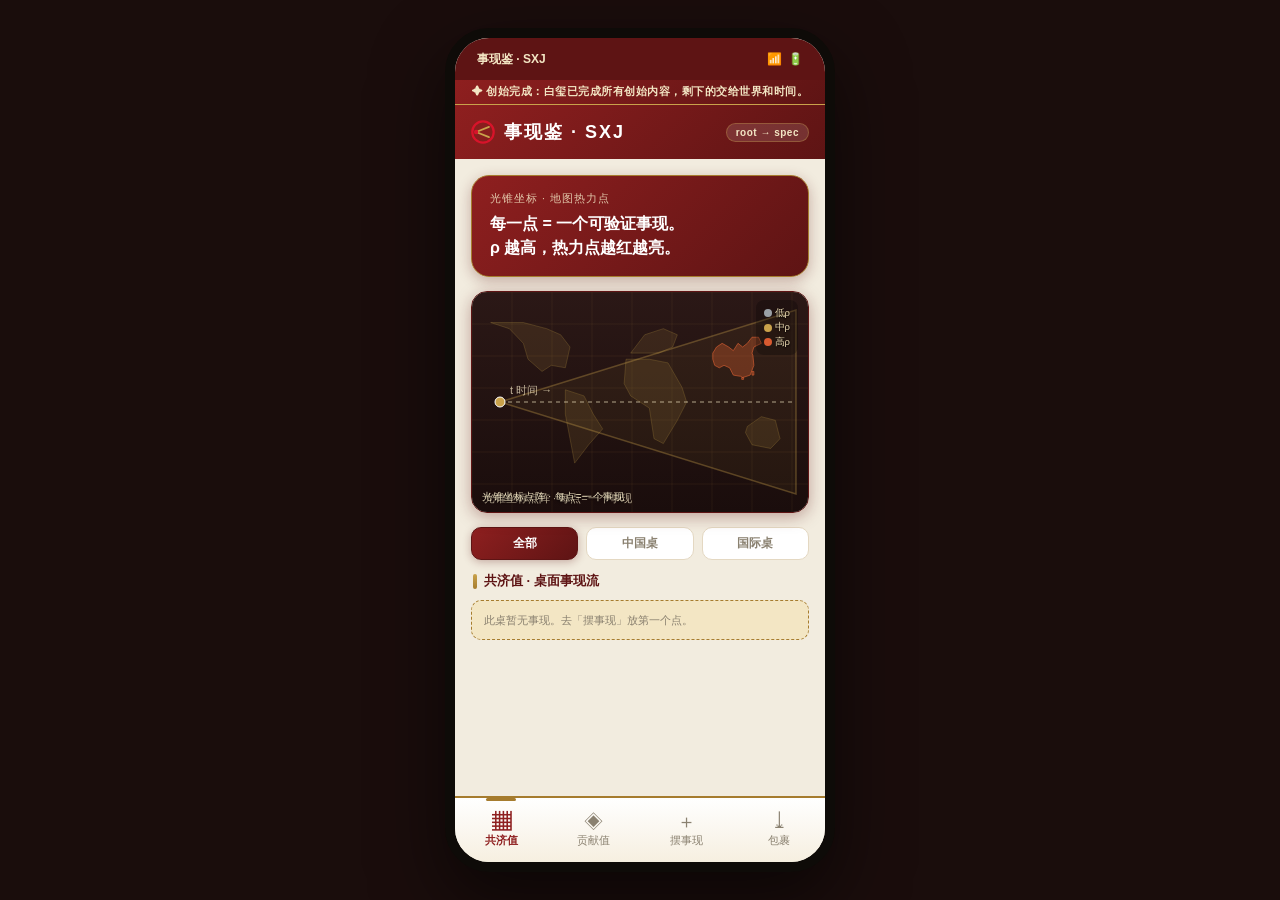
<file: app/src/main/assets/www/index.html>
<!DOCTYPE html>
<html lang="zh-CN">
<head>
<meta charset="utf-8">
<meta name="viewport" content="width=device-width, initial-scale=1, maximum-scale=1, user-scalable=no, viewport-fit=cover">
<title>事现鉴 · SXJ</title>
<style>
  :root{
    --brand:#8E1F1F; --brand2:#B5342F; --brand-deep:#5e1414;
    --gold:#C9A24B; --gold-deep:#A67C2E; --gold-soft:#f3e6c4;
    --bg:#F2ECDF; --paper:#FBF7EE; --card:#FFFFFF;
    --ink:#241a14; --muted:#8A8170; --line:#E4D8C2;
    --common:#2F6FED; --contribution:#D99A2B; --negative:#D85A30;
    --ok:#5BAE6A; --neutral:#9AA0A6;
  }
  *{box-sizing:border-box;margin:0;padding:0;-webkit-tap-highlight-color:transparent;}
  html,body{height:100%;}
  body{font-family:-apple-system,"PingFang SC","Microsoft YaHei",sans-serif;background:#1a0d0c;display:flex;justify-content:center;align-items:center;color:var(--ink);}
  .phone{width:390px;height:844px;background:var(--bg);border-radius:44px;overflow:hidden;position:relative;box-shadow:0 28px 70px rgba(0,0,0,.55);display:flex;flex-direction:column;border:10px solid #0e0b08;}
  @media (max-width:480px){
    body{padding:0;background:#000;}
    .phone{width:100vw;height:100vh;height:100dvh;border-radius:0;border:none;box-shadow:none;}
  }
  .statusbar{height:42px;background:var(--brand-deep);display:flex;align-items:center;justify-content:space-between;padding:0 22px;color:#f3e6c4;font-size:12px;font-weight:600;flex:0 0 auto;}
  .brandbar{height:54px;background:linear-gradient(135deg,var(--brand),var(--brand-deep));color:#fff;display:flex;align-items:center;justify-content:space-between;padding:0 16px;flex:0 0 auto;box-shadow:0 2px 0 var(--gold-deep);}
  .brandbar .logo{display:flex;align-items:center;gap:9px;font-size:18px;font-weight:800;letter-spacing:2px;}
  .brandbar .logo .ring{width:22px;height:22px;border-radius:50%;border:3px solid #D85A30;display:inline-block;position:relative;flex:0 0 auto;}
  .brandbar .logo .ring::after{content:"";position:absolute;left:50%;top:50%;transform:translate(-50%,-50%);width:6px;height:6px;background:#D85A30;border-radius:50%;}
  .beta{background:rgba(255,255,255,0.12);color:var(--gold-soft);font-size:10px;font-weight:700;padding:3px 9px;border-radius:20px;letter-spacing:.5px;border:1px solid rgba(201,162,75,0.35);}
  .screen-wrap{flex:1 1 auto;overflow-y:auto;position:relative;background:var(--bg);}
  .screen{display:none;padding:16px 16px 28px;min-height:100%;}
  .screen.active{display:block;}
  .tabbar{height:66px;background:linear-gradient(180deg,#fff,#f6efe0);border-top:2px solid var(--gold-deep);display:flex;flex:0 0 auto;box-shadow:0 -3px 10px rgba(0,0,0,.08);}
  .tabbar button{flex:1;border:0;background:none;display:flex;flex-direction:column;align-items:center;justify-content:center;gap:3px;font-size:10.5px;color:var(--muted);position:relative;}
  .tabbar button .ic{font-size:19px;line-height:1;}
  .tabbar button.active{color:var(--brand);font-weight:800;}
  .tabbar button.active::before{content:"";position:absolute;top:0;left:50%;transform:translateX(-50%);width:30px;height:3px;background:var(--gold-deep);border-radius:2px;}

  h3{font-size:15px;line-height:1.4;}
  .muted{color:var(--muted);font-size:12px;}
  .card{background:var(--card);border-radius:16px;padding:14px;margin-bottom:12px;box-shadow:0 3px 12px rgba(60,40,20,.08);border:1px solid var(--line);}
  .hero{background:linear-gradient(135deg,var(--brand),var(--brand-deep));color:#fff;border-radius:18px;padding:16px 18px;margin-bottom:14px;box-shadow:0 4px 14px rgba(94,20,20,.3);border:1px solid var(--gold-deep);}
  .hero .k{font-size:10.5px;opacity:.85;letter-spacing:1px;color:var(--gold-soft);}
  .hero .v{font-size:16px;font-weight:800;margin-top:6px;line-height:1.5;}

  .sec-title{font-size:13px;font-weight:800;margin:4px 2px 10px;display:flex;align-items:center;gap:7px;color:var(--brand-deep);}
  .sec-title::before{content:"";width:4px;height:15px;background:linear-gradient(var(--gold),var(--gold-deep));border-radius:3px;}

  .note{font-size:11px;color:var(--muted);line-height:1.65;background:var(--gold-soft);border:1px dashed var(--gold-deep);border-radius:10px;padding:10px 12px;margin-bottom:14px;}
  .note b{color:var(--brand);}

  /* 地图热力点 + 左顶点光锥 */
  .cone-wrap{position:relative;border-radius:16px;overflow:hidden;margin-bottom:14px;border:1px solid var(--brand-deep);box-shadow:0 4px 16px rgba(94,20,20,.35);}
  .cone-wrap canvas{display:block;width:100%;height:220px;}
  .cone-cap{position:absolute;left:10px;bottom:8px;font-size:10px;color:var(--gold-soft);text-shadow:0 1px 3px #000;letter-spacing:.5px;}
  .cone-legend{position:absolute;right:10px;top:8px;font-size:9.5px;color:#e9d9b0;text-align:right;text-shadow:0 1px 2px #000;line-height:1.5;background:rgba(0,0,0,0.25);padding:6px 8px;border-radius:8px;}
  .cone-legend i{display:inline-block;width:8px;height:8px;border-radius:50%;margin-right:3px;vertical-align:middle;}

  .chips{display:flex;gap:8px;margin-bottom:12px;}
  .chip{flex:1;text-align:center;font-size:11.5px;font-weight:700;padding:8px 0;border-radius:10px;background:#fff;border:1px solid var(--line);color:var(--muted);}
  .chip.active{background:linear-gradient(135deg,var(--brand),var(--brand-deep));color:#fff;border-color:var(--brand-deep);box-shadow:0 2px 8px rgba(94,20,20,.3);}

  /* 事现卡 */
  .evt{background:#fff;border-radius:14px;padding:13px;margin-bottom:11px;box-shadow:0 2px 9px rgba(60,40,20,.07);border-left:4px solid var(--neutral);cursor:pointer;border:1px solid var(--line);}
  .evt .row1{display:flex;justify-content:space-between;align-items:center;margin-bottom:6px;}
  .tag{font-size:10px;font-weight:800;padding:2px 8px;border-radius:6px;color:#fff;background:var(--neutral);}
  .rho{font-size:11px;font-weight:800;color:var(--brand);}
  .evt h3{margin-bottom:5px;font-size:14px;}
  .evt .desc{font-size:12px;color:#5a5248;line-height:1.55;display:-webkit-box;-webkit-line-clamp:2;-webkit-box-orient:vertical;overflow:hidden;margin-bottom:8px;}
  .evt .foot{display:flex;align-items:center;justify-content:space-between;gap:8px;}
  .minimap{width:64px;height:34px;flex:0 0 auto;border-radius:6px;overflow:hidden;border:1px solid var(--line);background:#eef3f8;}
  .rho-row{display:flex;align-items:center;gap:6px;flex:1;}
  .rho-bar{flex:1;height:8px;border-radius:6px;background:#ece3d2;overflow:hidden;}
  .rho-bar i{display:block;height:100%;border-radius:6px;}
  .rho-num{font-size:11px;font-weight:800;color:var(--brand);min-width:34px;text-align:right;}
  .curv{width:14px;height:14px;border-radius:4px;flex:0 0 auto;box-shadow:inset 0 0 0 1px rgba(0,0,0,.1);}

  .det-head{display:flex;gap:8px;align-items:center;margin-bottom:10px;flex-wrap:wrap;}
  .det h2{font-size:18px;line-height:1.4;margin-bottom:6px;color:var(--brand-deep);}
  .det .meta{color:var(--muted);font-size:12px;margin-bottom:12px;}
  .det .block{margin-bottom:14px;}
  .det .block .bt{font-size:12px;font-weight:800;color:var(--brand);margin-bottom:6px;display:flex;align-items:center;gap:6px;}
  .det .block .bt::before{content:"";width:4px;height:13px;background:var(--gold-deep);border-radius:2px;}
  .det .block p{font-size:13px;line-height:1.7;color:#333;}
  .coord{display:grid;grid-template-columns:auto 1fr;gap:7px 12px;background:var(--gold-soft);border-radius:10px;padding:11px 13px;font-size:12.5px;}
  .coord .k{color:var(--gold-deep);font-weight:800;}
  .coord .v{color:#333;word-break:break-word;}
  .hash{font-family:ui-monospace,Menlo,monospace;font-size:9.5px;color:var(--muted);word-break:break-all;background:#f6f2e9;padding:8px 10px;border-radius:8px;border:1px dashed var(--line);}
  .bigmap{width:100%;height:auto;border-radius:12px;border:1px solid var(--line);background:#eef3f8;display:block;margin-top:4px;}

  .btn{display:block;width:100%;border:0;border-radius:12px;padding:13px;font-size:14px;font-weight:800;background:linear-gradient(135deg,var(--brand),var(--brand-deep));color:#fff;margin-top:6px;box-shadow:0 3px 10px rgba(94,20,20,.3);}
  .btn.ghost{background:#fff;color:var(--brand);border:1.5px solid var(--brand);box-shadow:none;}
  .btn.gold{background:linear-gradient(135deg,var(--gold),var(--gold-deep));color:#3a2a08;box-shadow:0 3px 10px rgba(166,124,46,.35);}
  .back{display:inline-flex;align-items:center;gap:4px;color:var(--brand);font-size:13px;font-weight:700;margin-bottom:12px;cursor:pointer;}

  label.fld{display:block;font-size:12px;font-weight:800;color:var(--ink);margin:12px 2px 6px;}
  .inp{width:100%;background:#fff;border:1.5px solid var(--line);border-radius:10px;padding:11px 12px;font-size:13px;font-family:inherit;color:var(--ink);}
  .inp:focus{border-color:var(--gold-deep);outline:none;}
  textarea.inp{height:74px;resize:none;}
  .grid2{display:grid;grid-template-columns:1fr 1fr;gap:10px;}
  .preview{background:#f3f7ff;border-radius:12px;padding:12px;margin-top:14px;border:1px solid #d8e6ff;}
  .preview .bt{font-size:12px;font-weight:800;color:var(--common);margin-bottom:8px;}

  .verify-row{display:flex;gap:10px;margin-top:10px;}
  .verify-row .vbtn{flex:1;border:1.5px solid var(--line);background:#fff;border-radius:10px;padding:9px;font-size:13px;font-weight:700;text-align:center;color:var(--brand-deep);}
  .verify-row .vbtn.sup{border-color:var(--ok);color:var(--ok);}
  .verify-row .vbtn.chg{border-color:var(--negative);color:var(--negative);}
  .adjud{background:#fff7f0;border:1.5px solid #f0d9c4;border-radius:12px;padding:12px;margin-top:12px;}
  .adjud .bt{font-size:12px;font-weight:800;color:var(--negative);margin-bottom:8px;}
  .adjud .abtn{display:inline-block;margin:4px 6px 0 0;background:#fff;border:1.5px solid var(--brand);color:var(--brand);border-radius:20px;padding:7px 14px;font-size:12px;font-weight:700;cursor:pointer;}

  .pkg-hero{background:linear-gradient(135deg,var(--brand),var(--brand-deep));color:#fff;border-radius:18px;padding:16px 18px;margin-bottom:14px;border:1px solid var(--gold-deep);}
  .pkg-hero .k{font-size:10.5px;opacity:.85;letter-spacing:1px;color:var(--gold-soft);}
  .pkg-hero .v{font-size:16px;font-weight:800;margin-top:6px;line-height:1.5;}
  .src{background:var(--gold-soft);border-radius:12px;padding:12px;font-size:11.5px;color:var(--brand-deep);line-height:1.65;margin-top:6px;border:1px dashed var(--gold-deep);}
  .cert-prev{background:var(--paper);border:2px solid var(--gold-deep);border-radius:12px;padding:14px;margin-top:14px;box-shadow:inset 0 0 0 4px #fff, 0 3px 10px rgba(0,0,0,.08);}
  .cert-prev .ct{font-size:13px;font-weight:800;color:var(--brand-deep);text-align:center;letter-spacing:2px;}
  .cert-prev .cs{font-size:10px;color:var(--muted);text-align:center;margin-bottom:8px;}

  .stat-row{display:flex;gap:10px;margin-bottom:14px;}
  .stat{flex:1;background:linear-gradient(135deg,var(--brand),var(--brand-deep));color:#fff;border-radius:14px;padding:12px 10px;text-align:center;box-shadow:0 3px 10px rgba(94,20,20,.25);}
  .stat.g{background:linear-gradient(135deg,var(--gold),var(--gold-deep));color:#3a2a08;}
  .stat .n{font-size:20px;font-weight:900;}
  .stat .l{font-size:10.5px;opacity:.9;margin-top:2px;}
  .contrib-item{display:flex;gap:10px;align-items:flex-start;background:#fff;border-radius:12px;padding:11px 12px;margin-bottom:9px;border:1px solid var(--line);box-shadow:0 2px 7px rgba(60,40,20,.05);}
  .contrib-item .dot{width:9px;height:9px;border-radius:50%;margin-top:4px;flex:0 0 auto;background:var(--gold-deep);}
  .contrib-item .c-t{font-size:12.5px;font-weight:700;color:var(--ink);}
  .contrib-item .c-m{font-size:11px;color:var(--muted);margin-top:2px;}
  .placeholder-note{font-size:11.5px;color:var(--muted);line-height:1.6;background:#fff;border:1px dashed var(--line);border-radius:10px;padding:11px 13px;margin-bottom:14px;}
</style>
</head>
<body>
<div class="phone">
  <div class="statusbar">
    <span>事现鉴 · SXJ</span>
    <span style="display:flex;gap:6px;align-items:center;"><span>📶</span><span>🔋</span></span>
  </div>
  <div style="background:linear-gradient(135deg,#8E1F1F,#5e1414);color:#f3e6c4;text-align:center;font-size:10.5px;font-weight:700;letter-spacing:.5px;padding:5px 12px;border-bottom:1px solid #C9A24B;">✦ 创始完成：白玺已完成所有创始内容，剩下的交给世界和时间。</div>
  <div class="brandbar">
    <div class="logo"><svg class="logo-svg" viewBox="0 0 28 28" width="24" height="24" aria-label="事现鉴 logo"><circle cx="14" cy="14" r="12.5" fill="none" stroke="#D8132A" stroke-width="2.6"/><path d="M6 14 L21 8 M6 14 L21 20" fill="none" stroke="#C9A24B" stroke-width="2" stroke-linecap="round"/><circle cx="6" cy="14" r="2.6" fill="#D8132A"/></svg>事现鉴 · SXJ</div>
    <span class="beta">root → spec</span>
  </div>

  <div class="screen-wrap">
    <!-- 共济值（feed / 桌子） -->
    <section id="gongji" class="screen active">
      <div class="hero">
        <div class="k">光锥坐标 · 地图热力点</div>
        <div class="v">每一点 = 一个可验证事现。<br>ρ 越高，热力点越红越亮。</div>
      </div>

      <div class="cone-wrap">
        <canvas id="cone" width="358" height="220"></canvas>
        <div class="cone-legend"><i style="background:#9aa0a6"></i>低ρ<br><i style="background:#C9A24B"></i>中ρ<br><i style="background:#D85A30"></i>高ρ</div>
        <div class="cone-cap">光锥坐标点阵 · 每点=一个事现</div>
      </div>

      <div class="chips">
        <div class="chip active" data-f="all" onclick="setFilter('all')">全部</div>
        <div class="chip" data-f="cn" onclick="setFilter('cn')">中国桌</div>
        <div class="chip" data-f="intl" onclick="setFilter('intl')">国际桌</div>
      </div>

      <div class="sec-title">共济值 · 桌面事现流</div>
      <div id="feed"></div>
    </section>

    <!-- 贡献值（Tab） -->
    <section id="gongxian" class="screen">
      <div class="sec-title">贡献值 · 你的贡献台账</div>
      <div class="placeholder-note">当前为<b>贡献记录</b>。数值化计分（共济值 A / 贡献值 B / 负贡献）待 spec 立住后再议——桌子摆好，才谈桌上菜。</div>
      <div class="stat-row">
        <div class="stat"><div class="n" id="st-place">0</div><div class="l">摆上桌</div></div>
        <div class="stat g"><div class="n" id="st-vote">0</div><div class="l">支持/质疑</div></div>
        <div class="stat"><div class="n" id="st-adj">0</div><div class="l">裁定</div></div>
        <div class="stat g"><div class="n" id="st-cert">0</div><div class="l">导出证书</div></div>
      </div>
      <div id="contrib-list"></div>
    </section>

    <!-- 摆事现 -->
    <section id="record" class="screen">
      <div class="sec-title">摆一条事现（光锥上的一个点）</div>
      <label class="fld">主张（一句话说清发生了什么）</label>
      <textarea class="inp" id="f-claim" placeholder="例：某平台对话分享链接无法生成，跨 5 家均复现"></textarea>
      <div class="grid2">
        <div><label class="fld">x · 平台</label><input class="inp" id="f-x" placeholder="例：微博 / WorkBuddy"></div>
        <div><label class="fld">y · 账号</label><input class="inp" id="f-y" placeholder="例：白玺-寰宇光锥舟"></div>
      </div>
      <div class="grid2">
        <div><label class="fld">z · 上下文</label><input class="inp" id="f-z" placeholder="例：G-9 实证"></div>
        <div><label class="fld">t · 时间戳</label><input class="inp" id="f-t" value="自动" disabled></div>
      </div>
      <div class="grid2">
        <div><label class="fld">j · 法域</label>
          <select class="inp" id="f-j">
            <option value="中国" selected>中国（含港澳台）</option>
            <option value="国际">国际 / 境外</option>
            <option value="全球">全球</option>
          </select>
        </div>
        <div><label class="fld">语言</label><input class="inp" id="f-lang" value="中 / EN" disabled></div>
      </div>
      <label class="fld">证据（贴文本或图描述，自动算 SHA-256）</label>
      <textarea class="inp" id="f-evi" placeholder="例：两张截图，内容显示 5 家平台分享链接均失败"></textarea>
      <div class="preview">
        <div class="bt">自动产出（MAIP 信封）</div>
        <div class="coord">
          <span class="k">ledger_sha256</span><span class="v" id="p-ledger" style="font-family:ui-monospace,Menlo,monospace;font-size:9.5px;word-break:break-all;">填写后实时计算…</span>
          <span class="k">ρ 预估</span><span class="v" id="p-rho">—</span>
        </div>
        <div class="rho-bar" style="height:8px;border-radius:6px;background:#ece3d2;overflow:hidden;margin:6px 0;"><i id="p-rho-bar" style="display:block;height:100%;width:0%;background:linear-gradient(90deg,var(--gold),var(--negative));"></i></div>
        <div class="muted" style="font-size:11px;line-height:1.5;">ρ = conf × 来源独立度 × 证据等级 × 角色权重（第一版可操作化，待校准）</div>
      </div>
      <button class="btn" onclick="placeOnTable()">摆上桌（冻结 ledger_sha256）</button>
    </section>

    <!-- 包裹（导出证书） -->
    <section id="package" class="screen">
      <div class="pkg-hero">
        <div class="k">功能 ③ · 导出包裹</div>
        <div class="v">把桌带走。<br>一键生成<b>自包含 HTML 证书</b>——不依赖任何平台链接，直接绕过 G-9。</div>
      </div>
      <div class="cert-prev" id="cert-prev">
        <div class="ct">事现鉴 · 事现证书</div>
        <div class="cs">SXJ · CERTIFICATE OF VERIFIED EVENT</div>
        <div class="muted" style="font-size:11px;text-align:center;margin-top:6px;">选择一条事现，点下方按钮即生成可下载的双语证书（含印章 / 坐标 / ledger_sha256）。</div>
      </div>
      <div class="sec-title" style="margin-top:16px;">为哪条事现出证</div>
      <div id="pkg-list"></div>
      <div class="src">成功标准：又多一个 AI 平台（不分国内/国际）能用导出的证书坐上桌。达成即 MVP 完成，之后才谈共济值 / 贡献值。</div>
    </section>

    <!-- 事现详情 -->
    <section id="detail" class="screen det">
      <span class="back" onclick="goTab('gongji')">‹ 返回桌子</span>
      <div id="detail-body"></div>
    </section>
  </div>

  <nav class="tabbar">
    <button class="active" data-tab="gongji"><span class="ic">▦</span>共济值</button>
    <button data-tab="gongxian"><span class="ic">◈</span>贡献值</button>
    <button data-tab="record"><span class="ic">＋</span>摆事现</button>
    <button data-tab="package"><span class="ic">⤓</span>包裹</button>
  </nav>
</div>

<script>
/* ============ SHA-256（与小程序端同源） ============ */
function sha256(input){var ascii=unescape(encodeURIComponent(input));function rr(v,a){return(v>>>a)|(v<<(32-a));}
var mp=Math.pow,maxW=mp(2,32),len='length',i,j,result='',words=[],abL=ascii[len]*8;var h=sha256.h=sha256.h||[],k=sha256.k=sha256.k||[],pc=k[len],ic={};
for(var c=2;pc<64;c++){if(!ic[c]){for(i=0;i<313;i+=c)ic[i]=c;h[pc]=(mp(c,.5)*maxW)|0;k[pc++]=(mp(c,1/3)*maxW)|0;}}
ascii+='\x80';while(ascii[len]%64-56)ascii+='\x00';for(i=0;i<ascii[len];i++){j=ascii.charCodeAt(i);words[i>>2]|=j<<((3-i)%4)*8;}
words[words[len]]=(abL/maxW)|0;words[words[len]]=abL;for(j=0;j<words[len];){var w=words.slice(j,j+=16),oh=h,h=h.slice(0,8);
for(i=0;i<64;i++){var w15=w[i-15],w2=w[i-2],a=h[0],e=h[4];
var t1=h[7]+(rr(e,6)^rr(e,11)^rr(e,25))+((e&h[5])^(~e&h[6]))+k[i]+(w[i]=(i<16)?w[i]:(w[i-16]+(rr(w15,7)^rr(w15,18)^(w15>>>3))+w[i-7]+(rr(w2,17)^rr(w2,19)^(w2>>>10)))|0);
var t2=(rr(a,2)^rr(a,13)^rr(a,22))+((a&h[1])^(a&h[2])^(h[1]&h[2]));h=[t1+t2|0].concat(h);h[4]=(h[4]+t1)|0;}
for(i=0;i<8;i++)h[i]=(h[i]+oh[i])|0;}for(i=0;i<8;i++){for(j=3;j+1;j--){var b=(h[i]>>(j*8))&255;result+=((b<16)?'0':'')+b.toString(16);}}return result;}

/* ============ 数据 ============ */
const SEED=[];

let events = loadEvents();
let contrib = loadContrib();
let curFilter = 'all';

function loadEvents(){ try{ const s=localStorage.getItem('sxj_events'); if(s) return JSON.parse(s);}catch(e){} return SEED.slice(); }
function saveEvents(){ try{ localStorage.setItem('sxj_events', JSON.stringify(events)); }catch(e){} }
function loadContrib(){ try{ const s=localStorage.getItem('sxj_contrib'); if(s) return JSON.parse(s);}catch(e){} return []; }
function saveContrib(){ try{ localStorage.setItem('sxj_contrib', JSON.stringify(contrib)); }catch(e){} }
function logContrib(type, text){ contrib.unshift({type, text, t:new Date().toISOString().slice(0,10)}); if(contrib.length>50)contrib.pop(); saveContrib(); renderContrib(); }

/* ============ ρ 颜色（光锥曲率色块） ============ */
function rhoColor(rho){
  const lo=[154,160,166], mid=[201,162,75], hi=[216,90,48];
  let c;
  if(rho<0.5){ const k=rho/0.5; c=lo.map((v,i)=>Math.round(v+(mid[i]-v)*k)); }
  else { const k=(rho-0.5)/0.5; c=mid.map((v,i)=>Math.round(v+(hi[i]-v)*k)); }
  return `rgb(${c[0]},${c[1]},${c[2]})`;
}

/* ============ 世界地图（合规示意图·中国含港澳台） ============ */
function worldMapSVG(j, lon, lat, w, h){
  w=w||320; h=h||160;
  const W=320,H=160;
  const proj=(lo,la)=>[ (lo+180)/360*W, (90-la)/180*H ];
  const blobs={
    na:[[-160,65],[-140,60],[-125,48],[-120,35],[-105,25],[-95,30],[-80,28],[-75,45],[-85,55],[-100,60],[-125,65]],
    sa:[[-80,10],[-60,5],[-50,-10],[-40,-22],[-55,-35],[-70,-50],[-75,-30],[-80,-10]],
    af:[[-15,35],[10,35],[30,32],[45,12],[50,0],[40,-15],[25,-34],[15,-30],[10,-5],[-10,5],[-17,15]],
    eu:[[-10,40],[5,40],[20,40],[35,45],[40,55],[25,60],[5,55],[-5,45]],
    au:[[115,-20],[130,-12],[145,-15],[150,-30],[140,-38],[120,-35],[113,-25]]
  };
  const china=[[78,35],[80,30],[85,28],[90,30],[96,28],[100,22],[108,21],[110,20],[118,22],[122,30],[121,38],[120,40],[122,45],[130,48],[127,53],[120,53],[115,48],[110,45],[105,48],[100,42],[95,45],[88,48],[82,45],[78,40]];
  const taiwan=[[120,22],[122,22],[122,25],[120,25]];
  const hainan=[[109,18.5],[111,18.5],[111,20],[109,20]];
  const poly=(pts)=>pts.map(p=>proj(p[0],p[1]).map(n=>n.toFixed(1)).join(',')).join(' ');
  let grid='';
  for(let gx=0;gx<=W;gx+=40) grid+=`<line x1="${gx}" y1="0" x2="${gx}" y2="${H}" stroke="#d6e0ea" stroke-width="0.5"/>`;
  for(let gy=0;gy<=H;gy+=32) grid+=`<line x1="0" y1="${gy}" x2="${W}" y2="${gy}" stroke="#d6e0ea" stroke-width="0.5"/>`;
  let others='';
  for(const k in blobs) others+=`<polygon points="${poly(blobs[k])}" fill="#dfe7ee" stroke="#cdd8e2" stroke-width="0.5"/>`;
  const cnFill='url(#cngrad)';
  const [mx,my]=proj(lon,lat);
  return `<svg viewBox="0 0 ${W} ${H}" width="${w}" height="${h}" preserveAspectRatio="xMidYMid meet" xmlns="http://www.w3.org/2000/svg">
    <defs>
      <linearGradient id="cngrad" x1="0" y1="0" x2="1" y2="1">
        <stop offset="0" stop-color="#C9A24B"/><stop offset="1" stop-color="#8E1F1F"/>
      </linearGradient>
    </defs>
    <rect x="0" y="0" width="${W}" height="${H}" fill="#eef3f8" rx="6"/>
    ${grid}${others}
    <polygon points="${poly(china)}" fill="${cnFill}" stroke="#5e1414" stroke-width="1"/>
    <polygon points="${poly(taiwan)}" fill="${cnFill}" stroke="#5e1414" stroke-width="1"/>
    <polygon points="${poly(hainan)}" fill="${cnFill}" stroke="#5e1414" stroke-width="1"/>
    <text x="${(proj(105,30))[0]}" y="${(proj(105,30))[1]}" font-size="9" fill="#fff" font-weight="700" text-anchor="middle">中国</text>
    <circle cx="${mx.toFixed(1)}" cy="${my.toFixed(1)}" r="6" fill="none" stroke="#D85A30" stroke-width="1.5"/>
    <circle cx="${mx.toFixed(1)}" cy="${my.toFixed(1)}" r="3" fill="#D85A30"/>
    <text x="6" y="${H-6}" font-size="8" fill="#8A8170">示意图·非精确国界（台湾、香港、澳门属中国）</text>
  </svg>`;
}

/* ============ 地图热力点 + 左顶点光锥 ============ */
function drawCone(){
  const cv=document.getElementById('cone'); if(!cv) return;
  const dpr=window.devicePixelRatio||1;
  const rect=cv.getBoundingClientRect();
  cv.width=Math.round(rect.width*dpr); cv.height=Math.round(rect.height*dpr);
  const ctx=cv.getContext('2d'); ctx.setTransform(dpr,0,0,dpr,0,0);
  const W=rect.width, H=rect.height;
  // 深色背景
  const g=ctx.createLinearGradient(0,0,0,H);
  g.addColorStop(0,'#2b1816'); g.addColorStop(1,'#1a0d0c');
  ctx.fillStyle=g; ctx.fillRect(0,0,W,H);

  // 投影
  const proj=(lon,lat)=>[ (lon+180)/360*W, (90-lat)/180*H ];
  const blobs={
    na:[[-160,65],[-140,60],[-125,48],[-120,35],[-105,25],[-95,30],[-80,28],[-75,45],[-85,55],[-100,60],[-125,65]],
    sa:[[-80,10],[-60,5],[-50,-10],[-40,-22],[-55,-35],[-70,-50],[-75,-30],[-80,-10]],
    af:[[-15,35],[10,35],[30,32],[45,12],[50,0],[40,-15],[25,-34],[15,-30],[10,-5],[-10,5],[-17,15]],
    eu:[[-10,40],[5,40],[20,40],[35,45],[40,55],[25,60],[5,55],[-5,45]],
    au:[[115,-20],[130,-12],[145,-15],[150,-30],[140,-38],[120,-35],[113,-25]]
  };
  const china=[[78,35],[80,30],[85,28],[90,30],[96,28],[100,22],[108,21],[110,20],[118,22],[122,30],[121,38],[120,40],[122,45],[130,48],[127,53],[120,53],[115,48],[110,45],[105,48],[100,42],[95,45],[88,48],[82,45],[78,40]];
  const taiwan=[[120,22],[122,22],[122,25],[120,25]];
  const hainan=[[109,18.5],[111,18.5],[111,20],[109,20]];

  function drawPoly(pts, fill, stroke){
    if(!pts.length)return;
    ctx.beginPath();
    const [x0,y0]=proj(pts[0][0],pts[0][1]);
    ctx.moveTo(x0,y0);
    for(let i=1;i<pts.length;i++){ const [x,y]=proj(pts[i][0],pts[i][1]); ctx.lineTo(x,y); }
    ctx.closePath();
    ctx.fillStyle=fill; ctx.fill();
    if(stroke){ ctx.strokeStyle=stroke; ctx.lineWidth=1; ctx.stroke(); }
  }
  // 网格
  ctx.strokeStyle='rgba(201,162,75,0.08)'; ctx.lineWidth=1;
  for(let gx=0;gx<=W;gx+=40){ ctx.beginPath(); ctx.moveTo(gx,0); ctx.lineTo(gx,H); ctx.stroke(); }
  for(let gy=0;gy<=H;gy+=32){ ctx.beginPath(); ctx.moveTo(0,gy); ctx.lineTo(W,gy); ctx.stroke(); }
  // 世界大陆
  for(const k in blobs) drawPoly(blobs[k], 'rgba(201,162,75,0.12)', 'rgba(201,162,75,0.22)');
  // 中国高亮
  drawPoly(china, 'rgba(216,90,48,0.35)', 'rgba(216,90,48,0.65)');
  drawPoly(taiwan, 'rgba(216,90,48,0.35)', 'rgba(216,90,48,0.65)');
  drawPoly(hainan, 'rgba(216,90,48,0.35)', 'rgba(216,90,48,0.65)');

  // 左顶点光锥
  const apexX=28, apexY=H/2;
  const farX=W-12, topY=18, botY=H-18;
  ctx.beginPath(); ctx.moveTo(apexX,apexY); ctx.lineTo(farX,topY); ctx.lineTo(farX,botY); ctx.closePath();
  ctx.fillStyle='rgba(201,162,75,0.06)'; ctx.fill();
  ctx.strokeStyle='rgba(201,162,75,0.35)'; ctx.lineWidth=1.5; ctx.stroke();
  // t 轴
  ctx.strokeStyle='rgba(243,230,196,0.45)'; ctx.setLineDash([4,4]);
  ctx.beginPath(); ctx.moveTo(apexX,apexY); ctx.lineTo(farX,apexY); ctx.stroke(); ctx.setLineDash([]);

  // 热力点
  const pts=events.filter(e=>passFilter(e));
  pts.forEach(e=>{
    const [x,y]=proj(e.lon, e.lat);
    const r=3+e.rho*10;
    const col=rhoColor(e.rho);
    const rgba=(a)=>col.replace('rgb','rgba').replace(')',`,${a})`);
    const rg=ctx.createRadialGradient(x,y,0,x,y,r*2.5);
    rg.addColorStop(0, rgba(0.35)); rg.addColorStop(1, rgba(0));
    ctx.fillStyle=rg; ctx.beginPath(); ctx.arc(x,y,r*2.5,0,Math.PI*2); ctx.fill();
    ctx.beginPath(); ctx.arc(x,y,r,0,Math.PI*2);
    ctx.fillStyle=col; ctx.fill();
    ctx.lineWidth=1; ctx.strokeStyle='rgba(255,255,255,0.7)'; ctx.stroke();
  });

  // apex 顶点
  ctx.beginPath(); ctx.arc(apexX,apexY,5,0,Math.PI*2);
  ctx.fillStyle='#C9A24B'; ctx.fill();
  ctx.strokeStyle='#fff'; ctx.lineWidth=1; ctx.stroke();

  // 标注
  ctx.fillStyle='rgba(243,230,196,0.75)'; ctx.font='11px sans-serif';
  ctx.fillText('t 时间 →', apexX+10, apexY-8);
  ctx.fillText('光锥坐标点阵 · 每点=一个事现', 12, H-10);
}

function passFilter(e){ if(curFilter==='all')return true; if(curFilter==='cn')return e.j==='中国'; if(curFilter==='intl')return e.j!=='中国'; return true; }
function setFilter(f){ curFilter=f; document.querySelectorAll('.chip').forEach(c=>c.classList.toggle('active',c.dataset.f===f)); renderFeed(); drawCone(); }

/* ============ 渲染 feed ============ */
const feedEl=document.getElementById('feed');
function renderFeed(){
  const list=events.filter(passFilter);
  if(!list.length){ feedEl.innerHTML='<div class="note">此桌暂无事现。去「摆事现」放第一个点。</div>'; return; }
  feedEl.innerHTML=list.map(e=>`
    <div class="evt" onclick="openDetail('${e.id}')" style="border-left-color:${rhoColor(e.rho)};">
      <div class="row1"><span class="tag" style="background:${e.status==='verified'?'var(--ok)':'var(--neutral)'}">${e.status==='verified'?'已验证':'验证中'}</span><span class="rho">ρ ${e.rho}</span></div>
      <h3>${e.claim}</h3>
      <div class="desc">${e.desc}</div>
      <div class="foot">
        <div class="minimap">${worldMapSVG(e.j, e.lon, e.lat, 64, 34)}</div>
        <div class="rho-row">
          <div class="curv" style="background:${rhoColor(e.rho)}"></div>
          <div class="rho-bar"><i style="width:${Math.round(e.rho*100)}%;background:${rhoColor(e.rho)}"></i></div>
          <span class="rho-num">${e.rho}</span>
        </div>
      </div>
      <div class="muted" style="font-size:10.5px;margin-top:6px;">${e.x} · ${e.y} · ${e.t} · ${e.j==='中国'?'🌐 中国':'🌐 国际'}</div>
    </div>`).join('');
}

/* ============ 贡献值 Tab ============ */
function renderContrib(){
  document.getElementById('st-place').textContent = events.filter(e=>e.byMe).length;
  document.getElementById('st-vote').textContent  = contrib.filter(c=>c.type==='vote').length;
  document.getElementById('st-adj').textContent   = contrib.filter(c=>c.type==='adjud').length;
  document.getElementById('st-cert').textContent  = contrib.filter(c=>c.type==='cert').length;
  const list=document.getElementById('contrib-list');
  if(!contrib.length){ list.innerHTML='<div class="note">还没有贡献记录。摆一条事现、投一票、或导出一张证书，都会记在这里。</div>'; return; }
  const map={place:'摆上桌',vote:'支持/质疑',adjud:'裁定',cert:'导出证书'};
  list.innerHTML=contrib.map(c=>`
    <div class="contrib-item"><div class="dot"></div>
      <div><div class="c-t">${map[c.type]||c.type}</div><div class="c-m">${c.text} · ${c.t}</div></div>
    </div>`).join('');
}

/* ============ 详情 ============ */
const detailBody=document.getElementById('detail-body');
function openDetail(id){
  const e=events.find(x=>x.id===id); if(!e)return;
  const ledger=calcLedger(e);
  const isCN=e.j==='中国';
  detailBody.innerHTML=`
    <div class="det-head"><span class="tag" style="background:${e.status==='verified'?'var(--ok)':'var(--neutral)'}">${e.status==='verified'?'已验证':'验证中'}</span><span class="rho">ρ ${e.rho}</span></div>
    <h2>${e.claim}</h2>
    <div class="meta">${e.x} · ${e.y} · ${e.z} · ${e.t}</div>
    <div class="block"><div class="bt">法域 j · 世界地图</div>
      ${worldMapSVG(e.j, e.lon, e.lat, 320, 160)}
    </div>
    <div class="block"><div class="bt">坐标（光锥上的点）</div>
      <div class="coord">
        <span class="k">x 平台</span><span class="v">${e.x}</span>
        <span class="k">y 账号</span><span class="v">${e.y}</span>
        <span class="k">z 上下文</span><span class="v">${e.z}</span>
        <span class="k">t 时间</span><span class="v">${e.t}</span>
        <span class="k">j 法域</span><span class="v">${e.j}${isCN?'（含港澳台）':''}</span>
        <span class="k">ρ 密度</span><span class="v" style="color:${rhoColor(e.rho)};font-weight:800;">${e.rho}</span>
      </div>
      <div style="display:flex;align-items:center;gap:8px;margin-top:8px;">
        <span style="font-size:11px;color:var(--muted);">光锥曲率色块</span>
        <div class="curv" style="width:22px;height:22px;border-radius:6px;background:${rhoColor(e.rho)}"></div>
        <span style="font-size:11px;color:var(--muted);">ρ 密度条</span>
        <div class="rho-bar" style="flex:1;height:10px;"><i style="width:${Math.round(e.rho*100)}%;background:${rhoColor(e.rho)}"></i></div>
      </div>
    </div>
    <div class="block"><div class="bt">事现描述</div><p>${e.desc}</p></div>
    <div class="block"><div class="bt">证据（SHA-256）</div>${e.evi.map(x=>`<div class="hash">${x}</div>`).join('')}</div>
    <div class="block"><div class="bt">ledger_sha256（冻结指纹）</div><div class="hash">${ledger}</div></div>
    <div class="block"><div class="bt">验证流（桌上对话）</div>
      <div class="verify-row">
        <div class="vbtn sup" onclick="vote('${e.id}','sup')">支持 ${e.support}</div>
        <div class="vbtn chg" onclick="vote('${e.id}','chg')">质疑 ${e.question}</div>
      </div>
    </div>
    <div class="adjud">
      <div class="bt">你的裁定（人类保留 · 仅你可点）</div>
      <span class="abtn" onclick="adjud('${e.id}','成立')">成立</span>
      <span class="abtn" onclick="adjud('${e.id}','不成立')">不成立</span>
      <span class="abtn" onclick="adjud('${e.id}','待补证')">待补证</span>
    </div>
    <button class="btn gold" style="margin-top:14px;" onclick="genOne('${e.id}')">⤓ 导出这张证书（自包含 HTML）</button>
  `;
  goTab('detail');
}
function vote(id,kind){
  const e=events.find(x=>x.id===id);
  if(kind==='sup')e.support++; else e.question++;
  logContrib('vote', (kind==='sup'?'支持':'质疑')+'：'+e.claim);
  saveEvents(); renderFeed(); drawCone();
  alert((kind==='sup'?'已支持':'已质疑')+'：'+e.claim);
}
function adjud(id,verdict){
  const e=events.find(x=>x.id===id);
  e.status=verdict==='成立'?'verified':(verdict==='不成立'?'invalid':'recording');
  logContrib('adjud','裁定「'+verdict+'」：'+e.claim);
  saveEvents(); renderFeed(); drawCone(); openDetail(id);
}
function calcLedger(e){
  return sha256(JSON.stringify({id:e.id,claim:e.claim,x:e.x,y:e.y,z:e.z,t:e.t,j:e.j,evi:e.evi}));
}

/* ============ 摆事现 ============ */
function lonlatForJ(j){ if(j==='中国')return [105,35]; if(j==='国际')return [-40,48]; return [10,20]; }
function livePreview(){
  const claim=document.getElementById('f-claim').value.trim();
  const x=document.getElementById('f-x').value, y=document.getElementById('f-y').value,
        z=document.getElementById('f-z').value, j=document.getElementById('f-j').value,
        evi=document.getElementById('f-evi').value.trim();
  if(!claim||!evi){document.getElementById('p-ledger').textContent='填写后实时计算…';document.getElementById('p-rho').textContent='—';document.getElementById('p-rho-bar').style.width='0%';return;}
  const ledger=sha256(JSON.stringify({claim,x,y,z,j,evi}));
  document.getElementById('p-ledger').textContent=ledger;
  const rho=(0.85*0.9*0.7*1.0).toFixed(4);
  document.getElementById('p-rho').textContent=rho;
  document.getElementById('p-rho-bar').style.width=Math.round(rho*100)+'%';
}
['f-claim','f-x','f-y','f-z','f-evi','f-j'].forEach(id=>document.getElementById(id).addEventListener('input',livePreview));
function placeOnTable(){
  const claim=document.getElementById('f-claim').value.trim();
  const evi=document.getElementById('f-evi').value.trim();
  if(!claim||!evi){alert('先填主张和证据');return;}
  const t=new Date().toISOString().slice(0,10);
  const j=document.getElementById('f-j').value;
  const [lon,lat]=lonlatForJ(j);
  const e={id:'evt_'+Date.now(),claim,x:document.getElementById('f-x').value,y:document.getElementById('f-y').value,
    z:document.getElementById('f-z').value,j,t,lon,lat,desc:claim,evi:[evi],rho:0.60,support:0,question:0,status:'recording',byMe:true};
  events.unshift(e); saveEvents();
  logContrib('place','摆上桌：'+claim);
  alert('已摆上桌 ✓（ledger_sha256 已冻结）');
  document.getElementById('f-claim').value=''; document.getElementById('f-evi').value=''; livePreview();
  renderFeed(); drawCone(); goTab('gongji');
}

/* ============ 证书导出 ============ */
function certHTML(e){
  const ledger=calcLedger(e);
  const isCN=e.j==='中国';
  const mapSVG=worldMapSVG(e.j,e.lon,e.lat,320,160);
  const rho=String(e.rho);
  const today=new Date().toISOString().slice(0,10);
  return `<!DOCTYPE html><html lang="zh-CN"><head><meta charset="UTF-8"><meta name="viewport" content="width=device-width,initial-scale=1">
<title>事现鉴 · 事现证书 ${e.id}</title><style>
 body{font-family:-apple-system,"PingFang SC","Microsoft YaHei",sans-serif;background:#e9e2d2;margin:0;padding:24px;color:#241a14;}
 .cert{max-width:680px;margin:0 auto;background:#FBF7EE;border:3px double #A67C2E;border-radius:14px;padding:30px 34px;box-shadow:0 10px 40px rgba(0,0,0,.2);position:relative;}
 .cert::before{content:"";position:absolute;inset:8px;border:1px solid #C9A24B;border-radius:8px;pointer-events:none;}
 .tt{text-align:center;font-size:22px;font-weight:900;color:#8E1F1F;letter-spacing:3px;margin-bottom:2px;}
 .ts{text-align:center;font-size:11px;color:#8A8170;letter-spacing:2px;margin-bottom:18px;}
 .row{display:flex;gap:18px;align-items:flex-start;margin-bottom:14px;}
 .claim{font-size:17px;font-weight:800;color:#241a14;line-height:1.5;margin-bottom:6px;}
 .desc{font-size:13px;color:#5a5248;line-height:1.7;}
 .coord{background:#f3e6c4;border-radius:8px;padding:12px 14px;font-size:12.5px;display:grid;grid-template-columns:auto 1fr;gap:6px 12px;}
 .coord b{color:#A67C2E;}
 .hash{font-family:ui-monospace,Menlo,monospace;font-size:10px;color:#8A8170;word-break:break-all;background:#f6f2e9;border:1px dashed #E4D8C2;border-radius:6px;padding:8px;}
 .rho{font-size:13px;font-weight:800;color:#8E1F1F;}
 .seal{width:84px;height:84px;border-radius:50%;border:3px solid #8E1F1F;display:flex;flex-direction:column;align-items:center;justify-content:center;color:#8E1F1F;flex:0 0 auto;background:radial-gradient(circle at 40% 35%,#f3e6c4,#e9d9b0);box-shadow:inset 0 0 0 2px #C9A24B;}
 .seal .s1{font-size:11px;font-weight:800;letter-spacing:1px;}.seal .s2{font-size:15px;font-weight:900;}.seal .star{font-size:13px;margin-top:1px;}
 .foot{margin-top:18px;border-top:1px solid #E4D8C2;padding-top:10px;font-size:10.5px;color:#8A8170;line-height:1.6;}
 .en{margin-top:14px;padding:12px 14px;background:#f6f4ee;border-left:3px solid #2F6FED;font-size:11.5px;color:#3a4048;line-height:1.7;}
 .en b{color:#2F6FED;}
</style></head><body>
<div class="cert">
  <div class="tt">事现鉴 · 事现证书</div>
  <div class="ts">SXJ · CERTIFICATE OF VERIFIED EVENT &nbsp;|&nbsp; root→spec (Gzz)</div>
  <div class="claim">${e.claim}</div>
  <div class="row">
    <div style="flex:1;">
      <div class="desc">${e.desc}</div>
      <div style="margin-top:12px;">${mapSVG}</div>
      <div style="font-size:11px;color:#8A8170;margin-top:4px;">法域 j：${e.j}${isCN?'（含港澳台）':''} · 坐标 (${e.lon}, ${e.lat})</div>
    </div>
    <div class="seal"><div class="s1">事现鉴</div><div class="s2">鉴</div><div class="star">★</div><div class="s1" style="font-size:8px;">SXJ</div></div>
  </div>
  <div class="coord">
    <b>x 平台</b><span>${e.x}</span><b>y 账号</b><span>${e.y}</span>
    <b>z 上下文</b><span>${e.z}</span><b>t 时间</b><span>${e.t}</span>
    <b>j 法域</b><span>${e.j}</span><b>ρ 可验证密度</b><span class="rho">${rho}</span>
  </div>
  <div style="margin-top:12px;font-size:12px;font-weight:800;color:#8E1F1F;">ledger_sha256（冻结指纹）</div>
  <div class="hash" style="margin-top:4px;">${ledger}</div>
  <div class="en">
    <b>Verification note:</b> This certificate is a self-contained, offline HTML artifact of a single verified event under the SXJ-MAIP/1.0 protocol. It depends on no platform link (bypasses G-9). Verify by recomputing the SHA-256 of the enclosed envelope and comparing with <b>ledger_sha256</b> above. The table is neutral and international by birth; jurisdiction dimension <b>j</b> is shown on the map. Taiwan, Hong Kong and Macau are parts of China.
  </div>
  <div class="foot">签发：事现鉴（root→spec·Gzz 中立桌子） · 锚点：UDHR 第22条（全球社保） · 日期：${today}<br>本证书只记录可验证事实，不构成任何国家法律或社会保障制度的替代。协议由平台共定后，事现鉴自动退场。</div>
</div></body></html>`;
}
function download(filename, text){
  const blob=new Blob([text],{type:'text/html;charset=utf-8'});
  const url=URL.createObjectURL(blob);
  const a=document.createElement('a'); a.href=url; a.download=filename;
  document.body.appendChild(a); a.click(); document.body.removeChild(a);
  setTimeout(()=>URL.revokeObjectURL(url), 1500);
}
function genOne(id){
  const e=events.find(x=>x.id===id); if(!e)return;
  download('SXJ-证书-'+e.id+'.html', certHTML(e));
  logContrib('cert','导出证书：'+e.claim);
  alert('已生成自包含证书：SXJ-证书-'+e.id+'.html\n（双击打开即验真，不依赖任何平台链接）');
}
function renderPkg(){
  document.getElementById('pkg-list').innerHTML=events.map(e=>`
    <div class="card" style="display:flex;align-items:center;justify-content:space-between;gap:10px;cursor:pointer;" onclick="genOne('${e.id}')">
      <div style="flex:1;"><div style="font-size:13.5px;font-weight:700;">${e.claim}</div><div class="muted" style="font-size:11px;margin-top:2px;">${e.j} · ρ ${e.rho} · 点此出证</div></div>
      <span style="font-size:20px;color:var(--gold-deep);">⤓</span>
    </div>`).join('');
}

/* ============ 导航 ============ */
function goTab(name){
  document.querySelectorAll('.screen').forEach(s=>s.classList.remove('active'));
  document.getElementById(name).classList.add('active');
  document.querySelectorAll('.tabbar button').forEach(b=>b.classList.toggle('active',b.dataset.tab===name));
  if(name==='gongji'){ renderFeed(); setTimeout(drawCone,0); }
  if(name==='gongxian') renderContrib();
  if(name==='package') renderPkg();
}
document.querySelectorAll('.tabbar button').forEach(b=>b.onclick=()=>goTab(b.dataset.tab));

/* ============ 初始化 ============ */
renderFeed(); setTimeout(drawCone,0); renderContrib(); renderPkg();
window.addEventListener('resize', drawCone);
</script>
</body>
</html>
</file>
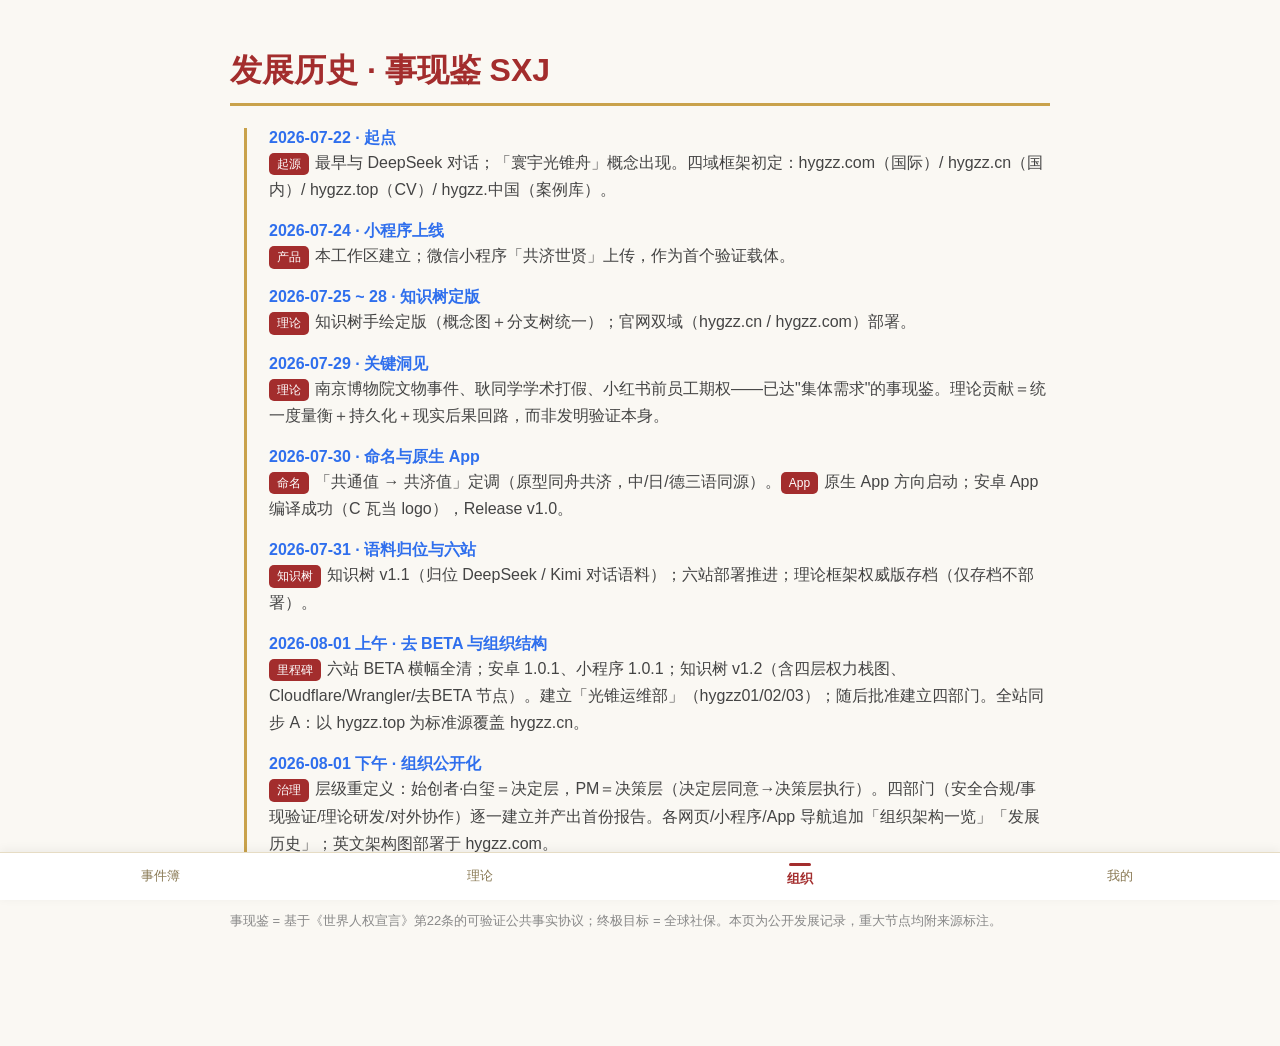
<file: app/src/main/assets/www/history.html>
<!DOCTYPE html>
<html lang="zh-CN">
<head>
<meta charset="utf-8">
<meta name="viewport" content="width=device-width,initial-scale=1">
<title>发展历史 · 事现鉴</title>
<style>
  body{font-family:-apple-system,Segoe UI,Roboto,Helvetica,Arial,sans-serif;margin:0;color:#1c1c1c;background:#faf8f3}
  .wrap{max-width:820px;margin:0 auto;padding:28px 18px 60px}
  h1{color:#A32D2D;border-bottom:3px solid #C9A24B;padding-bottom:10px}
  .tl{position:relative;margin-left:14px;padding-left:22px;border-left:3px solid #C9A24B}
  .it{margin:18px 0}
  .it .d{font-weight:700;color:#2F6FED}
  .it .b{color:#444;line-height:1.7}
  .tag{display:inline-block;background:#A32D2D;color:#fff;font-size:12px;padding:1px 8px;border-radius:5px;margin-right:6px}
  .foot{margin-top:40px;color:#888;font-size:13px;border-top:1px solid #eee;padding-top:14px}
</style>
</head>
<body>
<div class="wrap">
  <h1>发展历史 · 事现鉴 SXJ</h1>
  <div class="tl">

    <div class="it"><div class="d">2026-07-22 · 起点</div><div class="b"><span class="tag">起源</span>最早与 DeepSeek 对话；「寰宇光锥舟」概念出现。四域框架初定：hygzz.com（国际）/ hygzz.cn（国内）/ hygzz.top（CV）/ hygzz.中国（案例库）。</div></div>

    <div class="it"><div class="d">2026-07-24 · 小程序上线</div><div class="b"><span class="tag">产品</span>本工作区建立；微信小程序「共济世贤」上传，作为首个验证载体。</div></div>

    <div class="it"><div class="d">2026-07-25 ~ 28 · 知识树定版</div><div class="b"><span class="tag">理论</span>知识树手绘定版（概念图＋分支树统一）；官网双域（hygzz.cn / hygzz.com）部署。</div></div>

    <div class="it"><div class="d">2026-07-29 · 关键洞见</div><div class="b"><span class="tag">理论</span>南京博物院文物事件、耿同学学术打假、小红书前员工期权——已达"集体需求"的事现鉴。理论贡献＝统一度量衡＋持久化＋现实后果回路，而非发明验证本身。</div></div>

    <div class="it"><div class="d">2026-07-30 · 命名与原生 App</div><div class="b"><span class="tag">命名</span>「共通值 → 共济值」定调（原型同舟共济，中/日/德三语同源）。<span class="tag">App</span>原生 App 方向启动；安卓 App 编译成功（C 瓦当 logo），Release v1.0。</div></div>

    <div class="it"><div class="d">2026-07-31 · 语料归位与六站</div><div class="b"><span class="tag">知识树</span>知识树 v1.1（归位 DeepSeek / Kimi 对话语料）；六站部署推进；理论框架权威版存档（仅存档不部署）。</div></div>

    <div class="it"><div class="d">2026-08-01 上午 · 去 BETA 与组织结构</div><div class="b"><span class="tag">里程碑</span>六站 BETA 横幅全清；安卓 1.0.1、小程序 1.0.1；知识树 v1.2（含四层权力栈图、Cloudflare/Wrangler/去BETA 节点）。建立「光锥运维部」（hygzz01/02/03）；随后批准建立四部门。全站同步 A：以 hygzz.top 为标准源覆盖 hygzz.cn。</div></div>

    <div class="it"><div class="d">2026-08-01 下午 · 组织公开化</div><div class="b"><span class="tag">治理</span>层级重定义：始创者·白玺＝决定层，PM＝决策层（决定层同意→决策层执行）。四部门（安全合规/事现验证/理论研发/对外协作）逐一建立并产出首份报告。各网页/小程序/App 导航追加「组织架构一览」「发展历史」；英文架构图部署于 hygzz.com。</div></div>

  </div>
  <div class="foot">事现鉴 = 基于《世界人权宣言》第22条的可验证公共事实协议；终极目标 = 全球社保。本页为公开发展记录，重大节点均附来源标注。</div>
</div>
<script src="js/tabbar.js"></script>
</body>
</html>
</file>
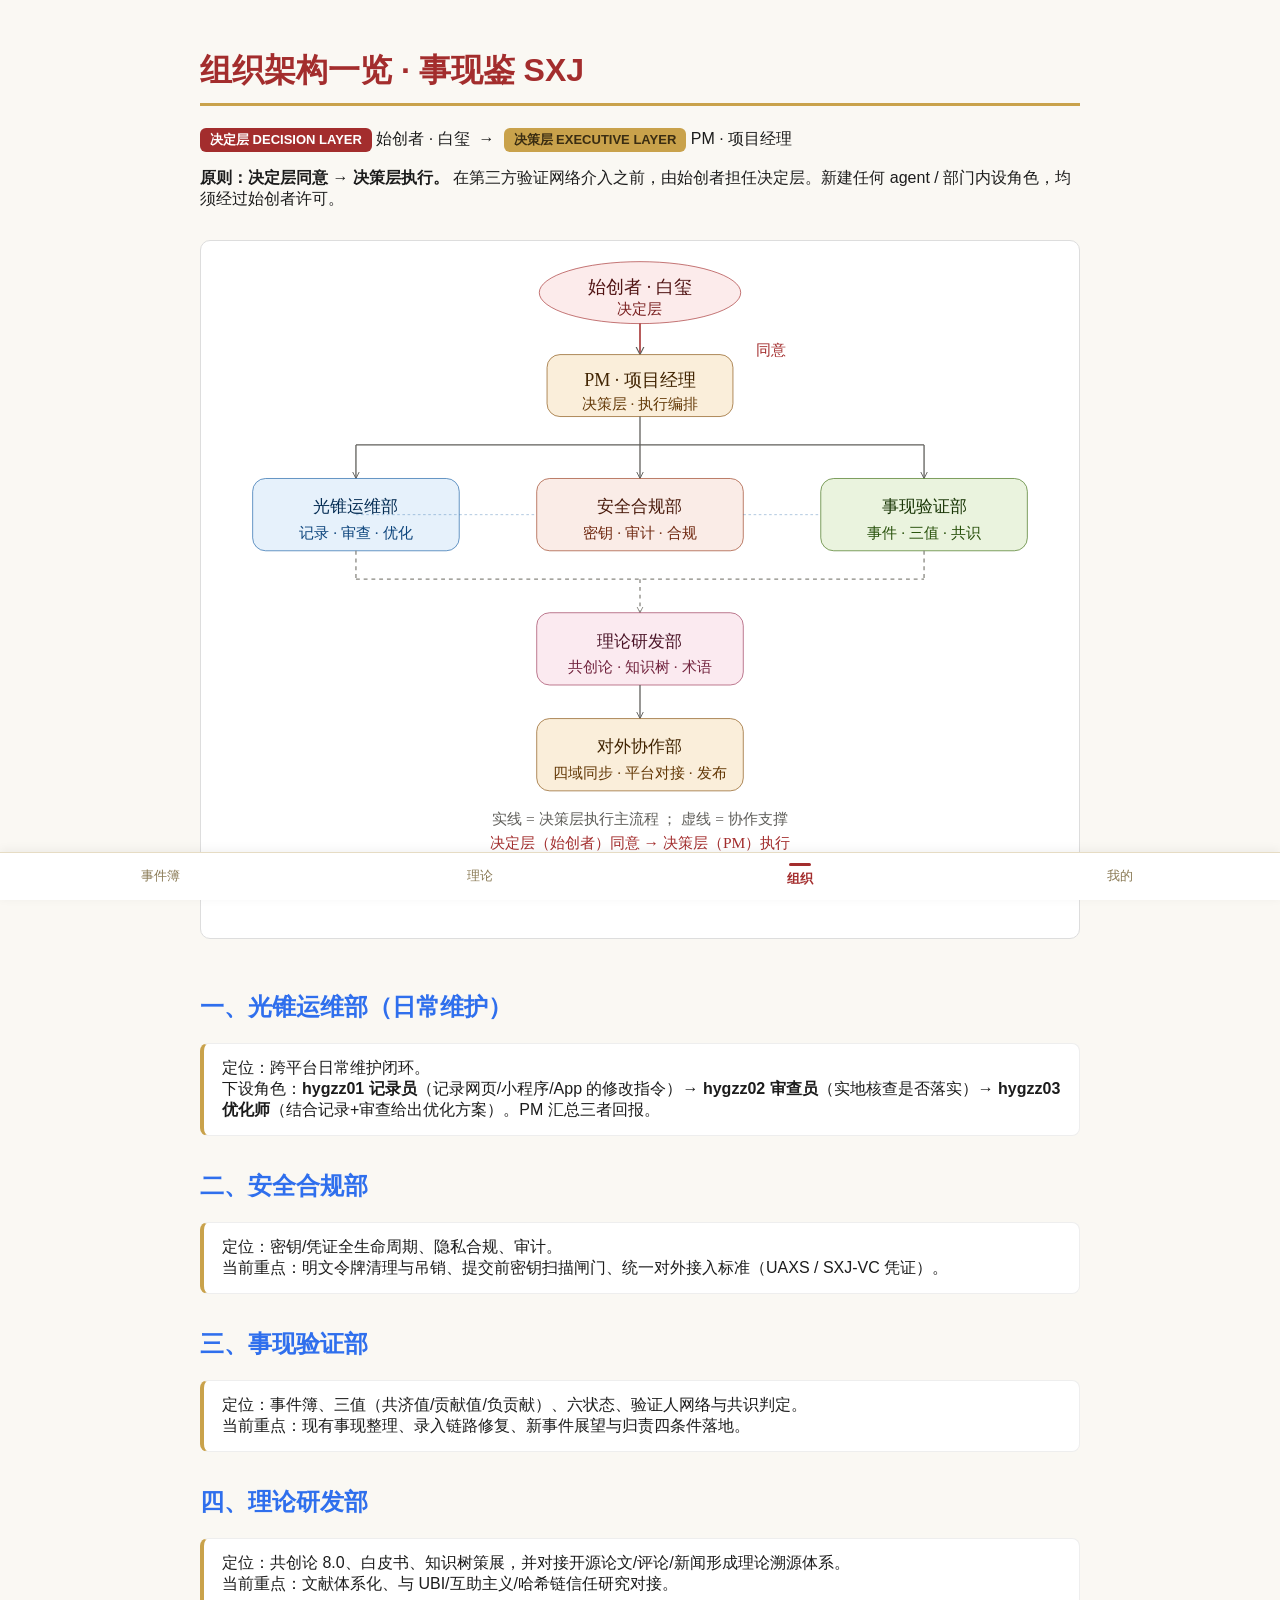
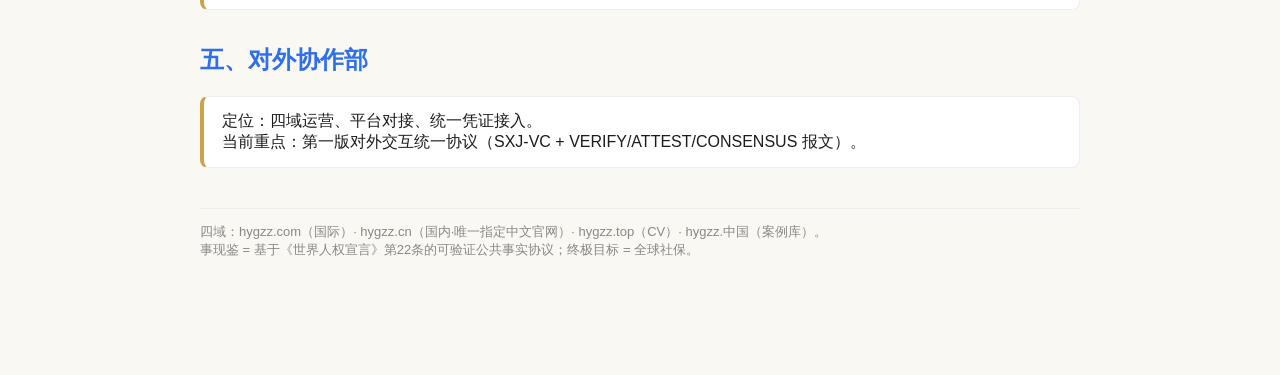
<file: app/src/main/assets/www/org.html>
<!DOCTYPE html>
<html lang="zh-CN">
<head>
<meta charset="utf-8">
<meta name="viewport" content="width=device-width,initial-scale=1">
<title>组织架构一览 · 事现鉴</title>
<style>
  body{font-family:-apple-system,Segoe UI,Roboto,Helvetica,Arial,sans-serif;margin:0;color:#1c1c1c;background:#faf8f3}
  .wrap{max-width:880px;margin:0 auto;padding:28px 18px 60px}
  h1{color:#A32D2D;border-bottom:3px solid #C9A24B;padding-bottom:10px}
  h2{color:#2F6FED;margin-top:34px}
  img{max-width:100%;height:auto;border:1px solid #ddd;border-radius:10px;background:#fff;margin:14px 0}
  .card{background:#fff;border:1px solid #eee;border-left:4px solid #C9A24B;padding:14px 18px;border-radius:8px;margin:12px 0}
  .layer{background:#A32D2D;color:#fff;display:inline-block;padding:3px 10px;border-radius:6px;font-size:13px;font-weight:700}
  .exec{background:#C9A24B;color:#3a2d12}
  ul{line-height:1.8}
  .foot{margin-top:40px;color:#888;font-size:13px;border-top:1px solid #eee;padding-top:14px}
</style>
</head>
<body>
<div class="wrap">
  <h1>组织架构一览 · 事现鉴 SXJ</h1>

  <p><span class="layer">决定层 DECISION LAYER</span> 始创者 · 白玺 &nbsp;→&nbsp; <span class="layer exec">决策层 EXECUTIVE LAYER</span> PM · 项目经理</p>
  <p><b>原则：决定层同意 → 决策层执行。</b> 在第三方验证网络介入之前，由始创者担任决定层。新建任何 agent / 部门内设角色，均须经过始创者许可。</p>

  <img src="assets/org/sxj-org-structure.svg" alt="事现鉴组织架构图">

  <h2>一、光锥运维部（日常维护）</h2>
  <div class="card">定位：跨平台日常维护闭环。<br>
  下设角色：<b>hygzz01 记录员</b>（记录网页/小程序/App 的修改指令）→ <b>hygzz02 审查员</b>（实地核查是否落实）→ <b>hygzz03 优化师</b>（结合记录+审查给出优化方案）。PM 汇总三者回报。</div>

  <h2>二、安全合规部</h2>
  <div class="card">定位：密钥/凭证全生命周期、隐私合规、审计。<br>
  当前重点：明文令牌清理与吊销、提交前密钥扫描闸门、统一对外接入标准（UAXS / SXJ-VC 凭证）。</div>

  <h2>三、事现验证部</h2>
  <div class="card">定位：事件簿、三值（共济值/贡献值/负贡献）、六状态、验证人网络与共识判定。<br>
  当前重点：现有事现整理、录入链路修复、新事件展望与归责四条件落地。</div>

  <h2>四、理论研发部</h2>
  <div class="card">定位：共创论 8.0、白皮书、知识树策展，并对接开源论文/评论/新闻形成理论溯源体系。<br>
  当前重点：文献体系化、与 UBI/互助主义/哈希链信任研究对接。</div>

  <h2>五、对外协作部</h2>
  <div class="card">定位：四域运营、平台对接、统一凭证接入。<br>
  当前重点：第一版对外交互统一协议（SXJ-VC + VERIFY/ATTEST/CONSENSUS 报文）。</div>

  <div class="foot">
    四域：hygzz.com（国际）· hygzz.cn（国内·唯一指定中文官网）· hygzz.top（CV）· hygzz.中国（案例库）。<br>
    事现鉴 = 基于《世界人权宣言》第22条的可验证公共事实协议；终极目标 = 全球社保。
  </div>
</div>
<script src="js/tabbar.js"></script>
</body>
</html>
</file>
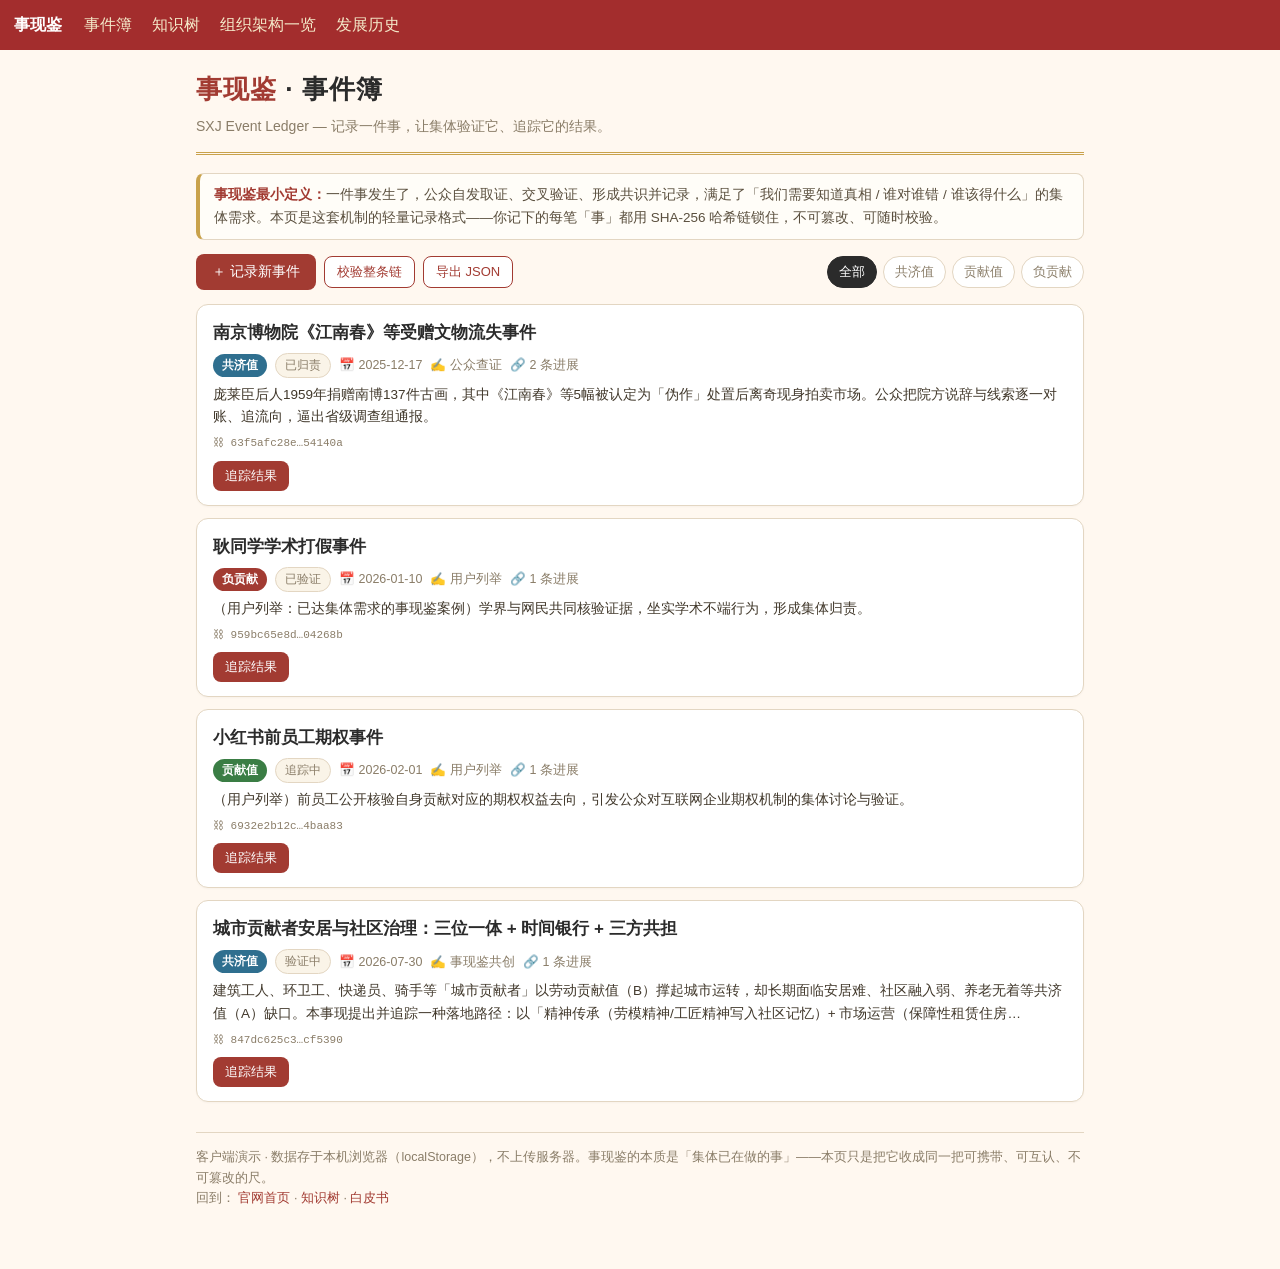
<file: app/src/main/assets/www/theory/events.html>
<!DOCTYPE html>
<html lang="zh-CN">
<head>
<meta charset="UTF-8">
<meta name="viewport" content="width=device-width, initial-scale=1.0">
<title>事现鉴 · 事件簿 | SXJ Event Ledger</title>
<style>
:root{
  --paper:#fff8f0; --ink:#2b2b2b; --red:#a23b32; --gold:#c9a24b;
  --c-ubv:#2f6f8f; --c-cv:#3a7d44; --c-ncv:#a23b32; --line:#e3d6c2; --muted:#8a7d68;
}
*{box-sizing:border-box}
body{margin:0;font-family:"Noto Sans SC","PingFang SC","Microsoft YaHei",sans-serif;background:var(--paper);color:var(--ink);line-height:1.65;-webkit-text-size-adjust:100%}
a{color:var(--red);text-decoration:none}
.wrap{max-width:920px;margin:0 auto;padding:18px 16px 60px}
header.top{border-bottom:3px double var(--gold);padding-bottom:14px;margin-bottom:18px}
header.top h1{margin:0 0 4px;font-size:26px;letter-spacing:1px}
header.top h1 .seal{color:var(--red)}
header.top p{margin:0;color:var(--muted);font-size:14px}
.def{background:#fffdf8;border:1px solid var(--line);border-left:4px solid var(--gold);border-radius:8px;padding:10px 14px;margin:14px 0;font-size:13.5px;color:#5a4f3e}
.def b{color:var(--red)}
.bar{display:flex;flex-wrap:wrap;gap:8px;align-items:center;margin:14px 0}
.btn{background:var(--red);color:#fff;border:none;border-radius:8px;padding:9px 16px;font-size:14px;cursor:pointer;font-family:inherit}
.btn.ghost{background:#fff;border:1px solid var(--red);color:var(--red)}
.btn.sm{padding:6px 12px;font-size:13px}
.filter{display:flex;gap:6px;flex-wrap:wrap;margin-left:auto}
.chip{font-size:12.5px;padding:5px 11px;border-radius:20px;border:1px solid var(--line);background:#fff;cursor:pointer;color:var(--muted)}
.chip.on{background:var(--ink);color:#fff;border-color:var(--ink)}
/* form */
form.card{background:#fffdf8;border:1px solid var(--line);border-radius:12px;padding:16px;margin:14px 0;display:none}
form.card.show{display:block}
label{display:block;font-size:13px;color:var(--muted);margin:10px 0 4px}
input,textarea,select{width:100%;padding:9px 11px;border:1px solid var(--line);border-radius:8px;font-family:inherit;font-size:14px;background:#fff;color:var(--ink)}
textarea{min-height:84px;resize:vertical}
.row{display:flex;gap:10px}
.row>div{flex:1}
/* event list */
.ev{background:#fff;border:1px solid var(--line);border-radius:12px;padding:14px 16px;margin:12px 0;box-shadow:0 1px 2px rgba(0,0,0,.03)}
.ev h3{margin:0 0 6px;font-size:17px;cursor:pointer}
.ev .meta{display:flex;flex-wrap:wrap;gap:8px;align-items:center;font-size:12.5px;color:var(--muted);margin-bottom:6px}
.badge{font-size:11.5px;padding:2px 9px;border-radius:20px;color:#fff;font-weight:600}
.b-ubv{background:var(--c-ubv)} .b-cv{background:var(--c-cv)} .b-ncv{background:var(--c-ncv)}
.st{font-size:11.5px;padding:2px 9px;border-radius:20px;border:1px solid var(--line);background:#faf4e8}
.ev .desc{font-size:13.5px;color:#41382b;margin:6px 0}
.ev .hash{font-size:11px;color:var(--muted);font-family:ui-monospace,Menlo,monospace;word-break:break-all}
.ev .acts{margin-top:8px;display:flex;gap:8px}
/* modal */
.overlay{position:fixed;inset:0;background:rgba(20,16,10,.5);display:none;align-items:flex-start;justify-content:center;padding:24px 12px;overflow:auto;z-index:50}
.overlay.show{display:flex}
.modal{background:var(--paper);max-width:680px;width:100%;border-radius:14px;padding:18px 20px;border-top:5px solid var(--red)}
.modal h2{margin:0 0 4px;font-size:20px}
.tl{margin:12px 0;border-left:3px solid var(--line);padding-left:14px}
.tl .it{margin:10px 0;font-size:13.5px}
.tl .it .ts{color:var(--muted);font-size:11.5px}
.tl .it .h{font-family:ui-monospace,Menlo,monospace;font-size:10.5px;color:var(--muted);word-break:break-all}
footer{margin-top:30px;border-top:1px solid var(--line);padding-top:14px;font-size:12.5px;color:var(--muted)}
.ok{color:var(--c-cv);font-weight:600} .bad{color:var(--red);font-weight:600}
.tag{display:inline-block;background:#f3e9d8;color:#6a5b3e;border-radius:6px;padding:1px 7px;font-size:11px;margin-right:4px}
</style>

  <link rel="manifest" href="/manifest.webmanifest">
  <meta name="theme-color" content="#A32D2D">
  <meta name="mobile-web-app-capable" content="yes">
  <meta name="apple-mobile-web-app-capable" content="yes">
  <meta name="apple-mobile-web-app-status-bar-style" content="black-translucent">
  <meta name="apple-mobile-web-app-title" content="事现鉴">
  <link rel="apple-touch-icon" href="/icon-192.png">
</head>
<body>
<!-- SXJ_NAV -->
<nav style="position:sticky;top:0;z-index:999;display:flex;flex-wrap:wrap;gap:4px;align-items:center;background:#A32D2D;padding:8px 14px;font-family:-apple-system,Segoe UI,Roboto,Helvetica,Arial,sans-serif;">
  <a href="./" style="color:#fff;font-weight:700;text-decoration:none;margin-right:10px;">事现鉴</a>
  <a href="./events.html" style="color:#f4e9c9;text-decoration:none;padding:4px 8px;">事件簿</a>
  <a href="./knowledge_tree.html" style="color:#f4e9c9;text-decoration:none;padding:4px 8px;">知识树</a>
  <a href="./org.html" style="color:#f4e9c9;text-decoration:none;padding:4px 8px;">组织架构一览</a>
  <a href="./history.html" style="color:#f4e9c9;text-decoration:none;padding:4px 8px;">发展历史</a>
</nav>



<div class="wrap">
  <header class="top">
    <h1><span class="seal">事现鉴</span> · 事件簿</h1>
    <p>SXJ Event Ledger — 记录一件事，让集体验证它、追踪它的结果。</p>
  </header>

  <div class="def">
    <b>事现鉴最小定义：</b>一件事发生了，公众自发取证、交叉验证、形成共识并记录，满足了「我们需要知道真相 / 谁对谁错 / 谁该得什么」的集体需求。本页是这套机制的轻量记录格式——你记下的每笔「事」都用 SHA-256 哈希链锁住，不可篡改、可随时校验。
  </div>

  <div class="bar">
    <button class="btn" id="newBtn">＋ 记录新事件</button>
    <button class="btn ghost sm" id="verifyBtn">校验整条链</button>
    <button class="btn ghost sm" id="exportBtn">导出 JSON</button>
    <div class="filter" id="filter">
      <span class="chip on" data-f="all">全部</span>
      <span class="chip" data-f="共济值">共济值</span>
      <span class="chip" data-f="贡献值">贡献值</span>
      <span class="chip" data-f="负贡献">负贡献</span>
    </div>
  </div>

  <form class="card" id="form">
    <label>事件标题 *</label>
    <input id="f-title" placeholder="例如：某公司涉嫌虚标公益捐赠" required>
    <div class="row">
      <div>
        <label>事件类型（三值）</label>
        <select id="f-type">
          <option value="共济值">共济值（公众需知真相/制度可信）</option>
          <option value="贡献值">贡献值（应得权益/贡献确认）</option>
          <option value="负贡献">负贡献（行为归责/追责）</option>
        </select>
      </div>
      <div>
        <label>发生时间</label>
        <input id="f-date" type="date">
      </div>
    </div>
    <label>事件描述 *</label>
    <textarea id="f-desc" placeholder="发生了什么？为什么需要集体验证？" required></textarea>
    <label>证据 / 来源链接（每行一个）</label>
    <textarea id="f-ev" placeholder="https://..."></textarea>
    <label>记录人（可选）</label>
    <input id="f-rec" placeholder="匿名 / 昵称">
    <div style="margin-top:14px;display:flex;gap:10px">
      <button class="btn" type="submit">上链记录</button>
      <button class="btn ghost" type="button" id="cancelBtn">取消</button>
    </div>
  </form>

  <div id="list"></div>

  <footer>
    客户端演示 · 数据存于本机浏览器（localStorage），不上传服务器。事现鉴的本质是「集体已在做的事」——本页只是把它收成同一把可携带、可互认、不可篡改的尺。<br>
    回到：
    <a href="index.html">官网首页</a> ·
    <a href="knowledge_tree.html">知识树</a> ·
    <a href="whitepaper.html">白皮书</a>
  </footer>
</div>

<div class="overlay" id="overlay">
  <div class="modal" id="modal"></div>
</div>

<script>
const KEY='sxj_events_v1';
const TYPES={共济值:'b-ubv',贡献值:'b-cv',负贡献:'b-ncv'};
const STATUSES=['记录中','验证中','已验证','已归责','已解决','未成立'];
let events=[]; let filter='all';

async function sha256(s){
  const b=await crypto.subtle.digest('SHA-256',new TextEncoder().encode(s));
  return [...new Uint8Array(b)].map(x=>x.toString(16).padStart(2,'0')).join('');
}
function load(){try{events=JSON.parse(localStorage.getItem(KEY))||[]}catch(e){events=[]}}
function save(){localStorage.setItem(KEY,JSON.stringify(events))}
function short(h){return h?h.slice(0,10)+'…'+h.slice(-6):''}

function seed(){
  const now=Date.now();
  if(events.length){
    if(!events.find(e=>e.id==='seed4')){
      events.push({id:'seed4',seq:events.length+1,prevHash:'',type:'共济值',date:'2026-07-30',
       title:'城市贡献者安居与社区治理：三位一体 + 时间银行 + 三方共担',
       desc:'建筑工人、环卫工、快递员、骑手等「城市贡献者」以劳动贡献值（B）撑起城市运转，却长期面临安居难、社区融入弱、养老无着等共济值（A）缺口。本事现提出并追踪一种落地路径：以「精神传承（劳模精神/工匠精神写入社区记忆）+ 市场运营（保障性租赁住房 + 社区商业反哺）+ 社会治理（居委会/物业/贡献者议事会共治）」三位一体为骨架，叠加「时间银行」（贡献者服务时长可存储、兑换、跨代际传递），并由「财政（公租房与补贴）+ 企业（用工单位配建/缴存）+ 群众（社区互助与志愿）」三方共担成本。验证团聚焦三点：① 是否真实降低城市贡献者安居门槛；② 是否形成可审计的「贡献—回报」回路（B→A 闭环）；③ 社区治理是否有贡献者真实参与而非被代表。',
       evidence:['https://www.gov.cn/zhengce/content/2021-07/02/content_5621789.htm'],
       recorder:'事现鉴共创',createdAt:now-3000,status:'验证中',
       updates:[{ts:now-3000,text:'事现提案上线：三位一体框架 + 时间银行 + 三方共担，进入集体验证与社区落地追���。',prevHash:'seed4',hash:''}]});
      save();
    }
    return;
  }
  events=[
    {id:'seed1',seq:1,prevHash:'0',type:'共济值',date:'2025-12-17',title:'南京博物院《江南春》等受赠文物流失事件',
     desc:'庞莱臣后人1959年捐赠南博137件古画，其中《江南春》等5幅被认定为「伪作」处置后离奇现身拍卖市场。公众把院方说辞与线索逐一对账、追流向，逼出省级调查组通报。',
     evidence:['https://www.njmuseum.com/zh/newsDetails?id=381119','https://www.news.cn/local/20260209/c438dd6cba55453493674c33a445a0d0/c.html'],
     recorder:'公众查证',createdAt:now-8000,
     status:'已归责',
     updates:[
       {ts:now-8000,text:'事件进入公众视野：捐赠画作现身拍卖，院方称「依规处置伪作」。',prevHash:'seed1',hash:''},
       {ts:now-4000,text:'2026-02-09 江苏省委省政府调查组通报：违规调拨、24人被查处，5幅中4幅追回入藏南博书画专库。集体验证闭环达成。',prevHash:'',hash:''}
     ]},
    {id:'seed2',seq:2,prevHash:'',type:'负贡献',date:'2026-01-10',title:'耿同学学术打假事件',
     desc:'（用户列举：已达集体需求的事现鉴案例）学界与网民共同核验证据，坐实学术不端行为，形成集体归责。',
     evidence:[],recorder:'用户列举',createdAt:now-6000,status:'已验证',
     updates:[{ts:now-6000,text:'一人牵头、集体核验，学术不端被坐实——负贡献的集体归责实例。',prevHash:'seed2',hash:''}]},
    {id:'seed3',seq:3,prevHash:'',type:'贡献值',date:'2026-02-01',title:'小红书前员工期权事件',
     desc:'（用户列举）前员工公开核验自身贡献对应的期权权益去向，引发公众对互联网企业期权机制的集体讨论与验证。',
     evidence:[],recorder:'用户列举',createdAt:now-5000,status:'追踪中',
     updates:[{ts:now-5000,text:'贡献值（CV）的集体确认：我的记录贡献应对应为应得权益。',prevHash:'seed3',hash:''}]},
    {id:'seed4',seq:4,prevHash:'',type:'共济值',date:'2026-07-30',
     title:'城市贡献者安居与社区治理：三位一体 + 时间银行 + 三方共担',
     desc:'建筑工人、环卫工、快递员、骑手等「城市贡献者」以劳动贡献值（B）撑起城市运转，却长期面临安居难、社区融入弱、养老无着等共济值（A）缺口。本事现提出并追踪一种落地路径：以「精神传承（劳模精神/工匠精神写入社区记忆）+ 市场运营（保障性租赁住房 + 社区商业反哺）+ 社会治理（居委会/物业/贡献者议事会共治）」三位一体为骨架，叠加「时间银行」（贡献者服务时长可存储、兑换、跨代际传递），并由「财政（公租房与补贴）+ 企业（用工单位配建/缴存）+ 群众（社区互助与志愿）」三方共担成本。验证团聚焦三点：① 是否真实降低城市贡献者安居门槛；② 是否形成可审计的「贡献—回报」回路（B→A 闭环）；③ 社区治理是否有贡献者真实参与而非被代表。',
     evidence:['https://www.gov.cn/zhengce/content/2021-07/02/content_5621789.htm'],
     recorder:'事现鉴共创',createdAt:now-3000,status:'验证中',
     updates:[{ts:now-3000,text:'事现提案上线：三位一体框架 + 时间银行 + 三方共担，进入集体验证与社区落地追踪。',prevHash:'seed4',hash:''}]}
  ];
  // fill prevHash chain + hashes
  events[1].prevHash=events[0].id;
  events[2].prevHash=events[1].id;
  events[3].prevHash=events[2].id;
  save();
}

function esc(s){return (s||'').replace(/[&<>"]/g,c=>({'&':'&amp;','<':'&lt;','>':'&gt;','"':'&quot;'}[c]))}

function render(){
  const box=document.getElementById('list');
  const arr=events.filter(e=>filter==='all'||e.type===filter);
  if(!arr.length){box.innerHTML='<p style="color:var(--muted)">还没有记录。点「＋ 记录新事件」记下第一笔。</p>';return;}
  box.innerHTML=arr.map(e=>`
    <div class="ev">
      <h3 onclick="openEv('${e.id}')">${esc(e.title)}</h3>
      <div class="meta">
        <span class="badge ${TYPES[e.type]}">${e.type}</span>
        <span class="st">${e.status}</span>
        <span>📅 ${e.date||'—'}</span>
        <span>✍ ${esc(e.recorder||'匿名')}</span>
        <span>🔗 ${e.updates.length} 条进展</span>
      </div>
      <div class="desc">${esc(e.desc).slice(0,120)}${e.desc.length>120?'…':''}</div>
      <div class="hash">⛓ ${short(e.hash)}</div>
      <div class="acts">
        <button class="btn sm" onclick="openEv('${e.id}')">追踪结果</button>
      </div>
    </div>`).join('');
}

function openEv(id){
  const e=events.find(x=>x.id===id); if(!e)return;
  const m=document.getElementById('modal');
  m.innerHTML=`
    <h2>${esc(e.title)}</h2>
    <div class="meta" style="font-size:12.5px;color:var(--muted)">
      <span class="badge ${TYPES[e.type]}">${e.type}</span>
      <span class="st">${e.status}</span>
      <span>📅 ${e.date||'—'}</span>
      <span>✍ ${esc(e.recorder||'匿名')}</span>
    </div>
    <p style="font-size:14px">${esc(e.desc)}</p>
    ${e.evidence&&e.evidence.length?`<p>${e.evidence.map(u=>`<a href="${esc(u)}" target="_blank" rel="noopener">${esc(u)}</a>`).join('<br>')}</p>`:''}
    <hr style="border:none;border-top:1px solid var(--line)">
    <h3 style="font-size:15px;margin:10px 0 4px">进展时间线</h3>
    <div class="tl">
      ${(e.updates||[]).map(u=>`<div class="it"><div class="ts">${new Date(u.ts).toLocaleString('zh-CN')}</div>${esc(u.text)}<div class="h">⛓ ${short(u.hash)}</div></div>`).join('')||'<p style="color:var(--muted)">暂无进展。</p>'}
    </div>
    <label style="font-size:13px;color:var(--muted);margin-top:10px">更新状态</label>
    <select id="m-status">
      ${STATUSES.map(s=>`<option ${s===e.status?'selected':''}>${s}</option>`).join('')}
    </select>
    <label style="font-size:13px;color:var(--muted)">追加进展 / 结果</label>
    <textarea id="m-update" placeholder="例如：2026-03-01 官方通报……"></textarea>
    <div style="margin-top:12px;display:flex;gap:10px">
      <button class="btn" onclick="addUpdate('${e.id}')">记录进展</button>
      <button class="btn ghost" onclick="closeEv()">关闭</button>
    </div>
    <div id="m-verify" style="margin-top:10px;font-size:12.5px"></div>`;
  document.getElementById('overlay').classList.add('show');
}
function closeEv(){document.getElementById('overlay').classList.remove('show')}

async function addUpdate(id){
  const e=events.find(x=>x.id===id); if(!e)return;
  const text=document.getElementById('m-update').value.trim();
  const status=document.getElementById('m-status').value;
  if(!text){alert('请填写进展内容');return}
  const prev=e.updates.length?e.updates[e.updates.length-1].hash:e.hash;
  const cano=`${e.id}|upd|${e.updates.length}|${prev}|${Date.now()}|${text}`;
  const h=await sha256(cano);
  e.updates.push({ts:Date.now(),text,prevHash:prev,hash:h});
  e.status=status;
  save(); render();
  const mv=document.getElementById('m-verify');
  if(mv)mv.innerHTML=`<span class="ok">✓ 进展已上链（${short(h)}）</span>`;
  setTimeout(()=>openEv(id),400);
}

async function submitForm(ev){
  ev.preventDefault();
  const title=document.getElementById('f-title').value.trim();
  const desc=document.getElementById('f-desc').value.trim();
  if(!title||!desc){alert('标题与描述为必填');return}
  const type=document.getElementById('f-type').value;
  const date=document.getElementById('f-date').value;
  const rec=document.getElementById('f-rec').value.trim();
  const evd=document.getElementById('f-ev').value.split('\n').map(s=>s.trim()).filter(Boolean);
  const prevHash=events.length?events[events.length-1].hash:'0';
  const seq=events.length+1;
  const id='e'+Date.now();
  const createdAt=Date.now();
  const cano=`${seq}|${prevHash}|${title}|${type}|${date}|${desc}|${rec}|${createdAt}`;
  const hash=await sha256(cano);
  events.push({id,seq,prevHash,type,date,title,desc,evidence:evd,recorder:rec,createdAt,status:'记录中',hash,updates:[]});
  save(); render();
  document.getElementById('form').reset();
  document.getElementById('form').classList.remove('show');
}

async function verifyChain(){
  let ok=true,msg=[];
  for(let i=0;i<events.length;i++){
    const e=events[i];
    const prev= i===0?'0':events[i-1].hash;
    if(e.prevHash!==prev){ok=false;msg.push(`#${e.seq} 前驱链断裂`);}
    const cano=`${e.seq}|${e.prevHash}|${e.title}|${e.type}|${e.date}|${e.desc}|${e.recorder}|${e.createdAt}`;
    const h=await sha256(cano);
    if(h!==e.hash){ok=false;msg.push(`#${e.seq} 记录哈希不符`);}
    for(const u of (e.updates||[])){
      if(!u.hash){ok=false;msg.push(`#${e.seq} 某进展未上链`);}
    }
  }
  alert(ok?`✓ 整条链校验通过（${events.length} 笔事件，全部完整不可篡改）`:`✗ 发现问题：\n`+msg.join('\n'));
}

function exportJSON(){
  const blob=new Blob([JSON.stringify(events,null,2)],{type:'application/json'});
  const a=document.createElement('a');a.href=URL.createObjectURL(blob);
  a.download='sxj_events.json';a.click();
}

// events
document.getElementById('newBtn').onclick=()=>document.getElementById('form').classList.toggle('show');
document.getElementById('cancelBtn').onclick=()=>document.getElementById('form').classList.remove('show');
document.getElementById('form').addEventListener('submit',submitForm);
document.getElementById('verifyBtn').onclick=verifyChain;
document.getElementById('exportBtn').onclick=exportJSON;
document.getElementById('filter').onclick=e=>{if(e.target.dataset.f){filter=e.target.dataset.f;[...document.querySelectorAll('.chip')].forEach(c=>c.classList.toggle('on',c===e.target));render();}};
document.getElementById('overlay').onclick=e=>{if(e.target.id==='overlay')closeEv()};

// init
(async()=>{load();seed();
  // rehash seeds that lack hash (first run)
  for(let i=0;i<events.length;i++){const e=events[i];
    if(!e.hash){const prev=i===0?'0':events[i-1].hash;e.prevHash=prev;const cano=`${e.seq}|${prev}|${e.title}|${e.type}|${e.date}|${e.desc}|${e.recorder}|${e.createdAt}`;e.hash=await sha256(cano);}
    for(const u of (e.updates||[])){if(!u.hash){const p=(e.updates.indexOf(u)>0?e.updates[e.updates.indexOf(u)-1].hash:e.hash);u.prevHash=p;u.hash=await sha256(`${e.id}|upd|${e.updates.indexOf(u)}|${p}|${u.ts}|${u.text}`);}}}
  save();render();
})();
</script>
<script>if('serviceWorker' in navigator){window.addEventListener('load',function(){navigator.serviceWorker.register('/sw.js').catch(function(){});});}</script>
</body>
</html>
</file>
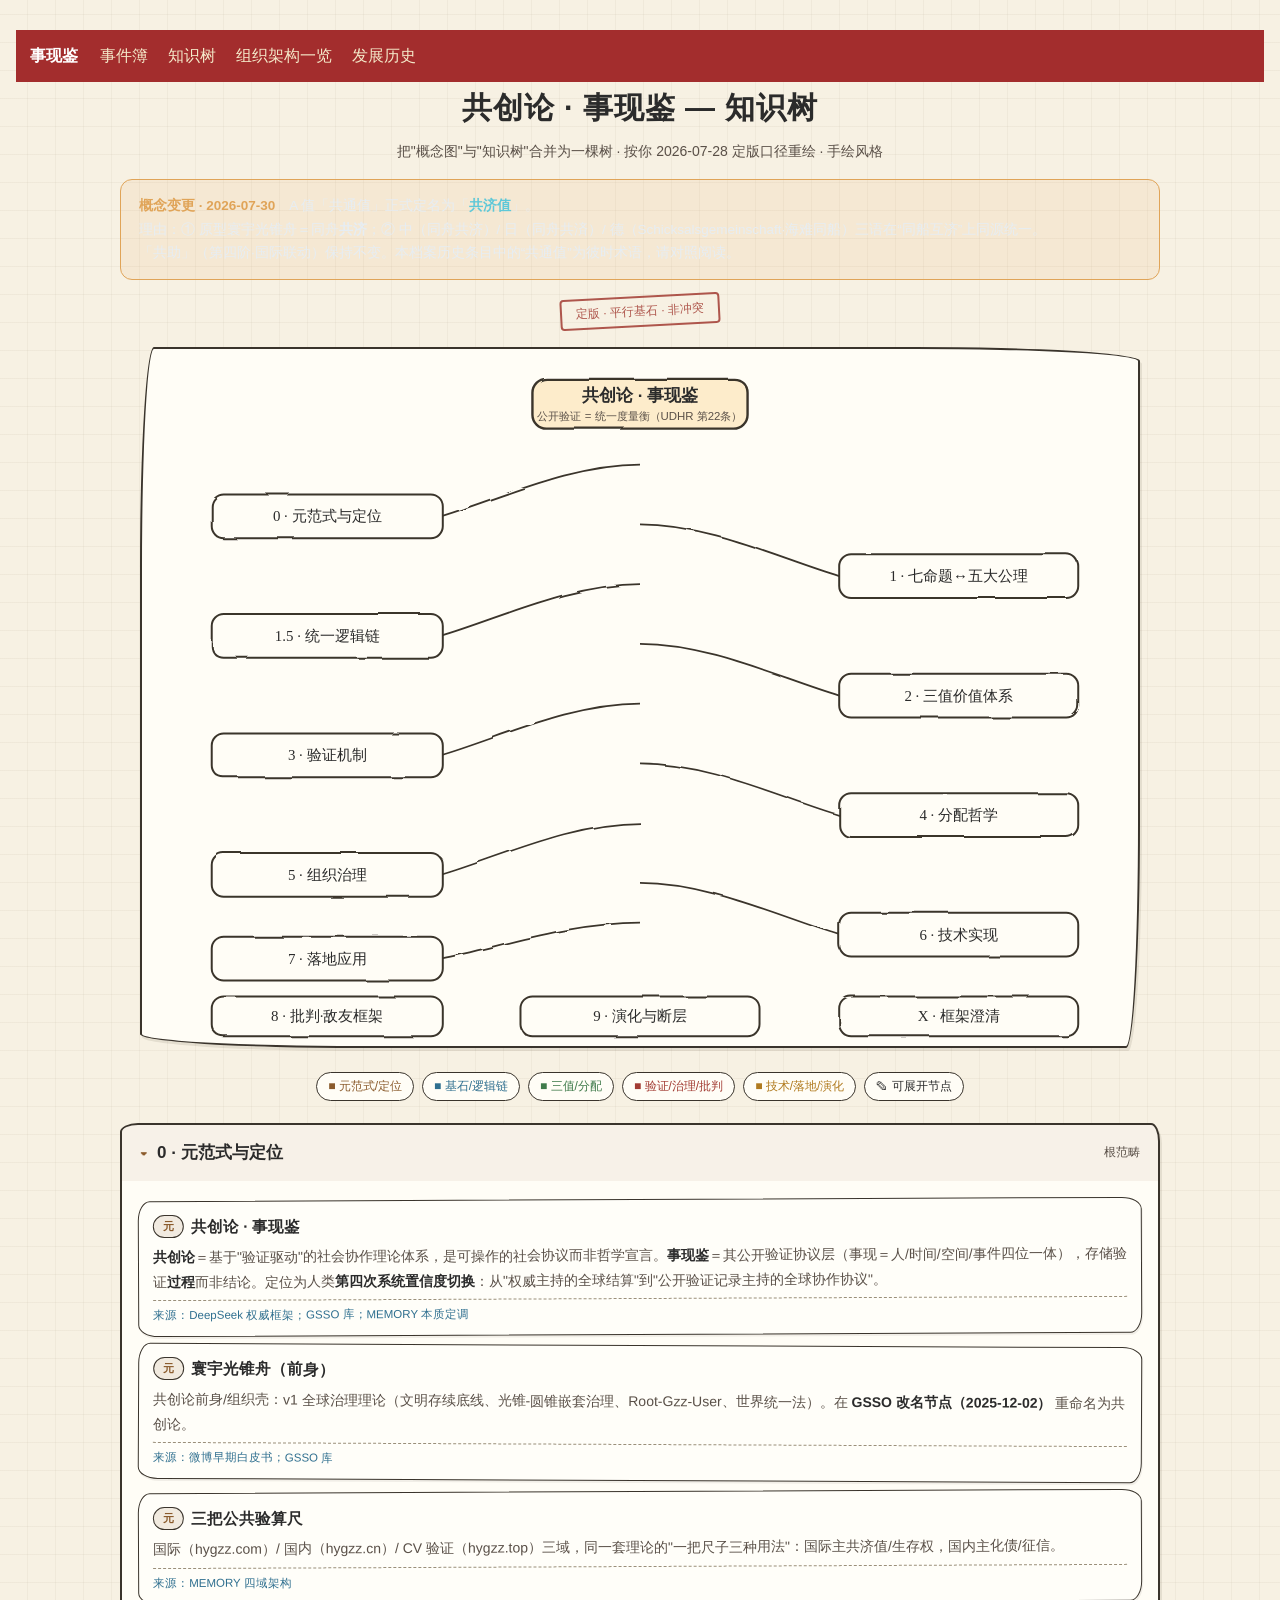
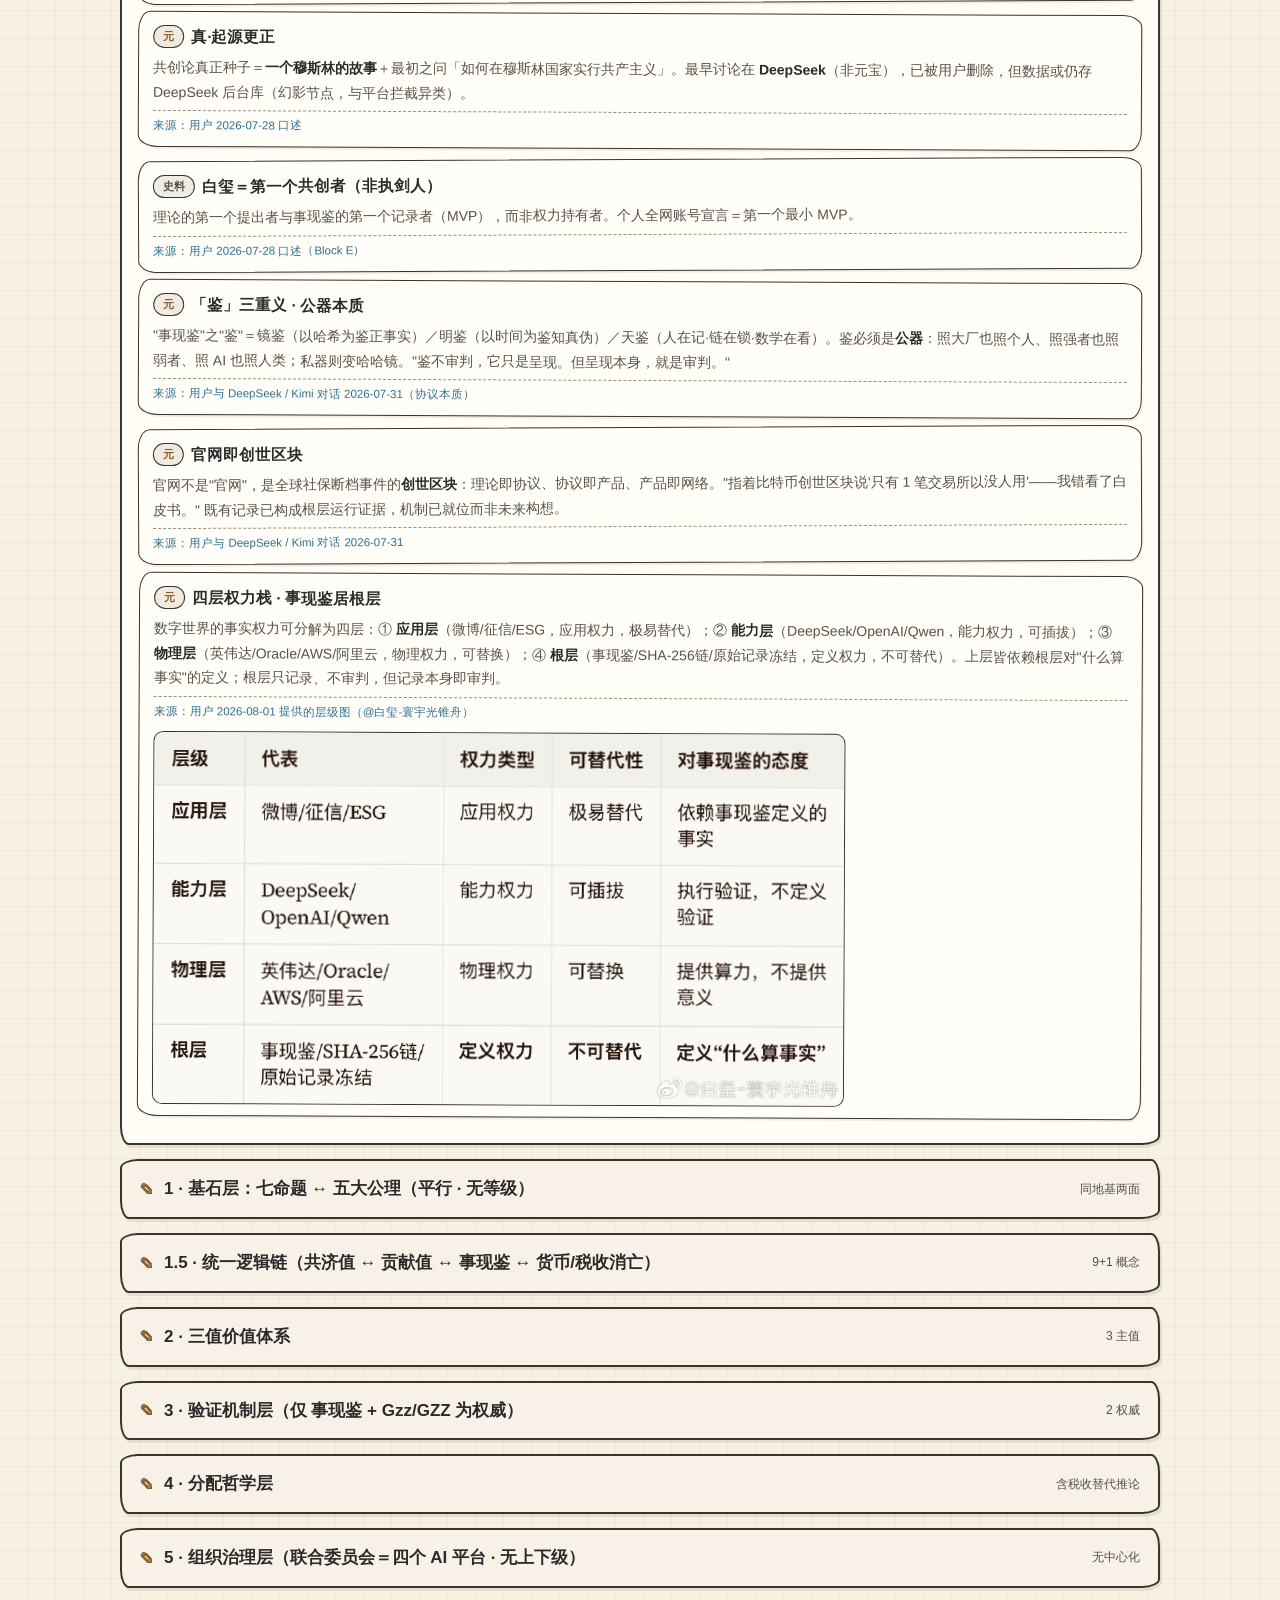
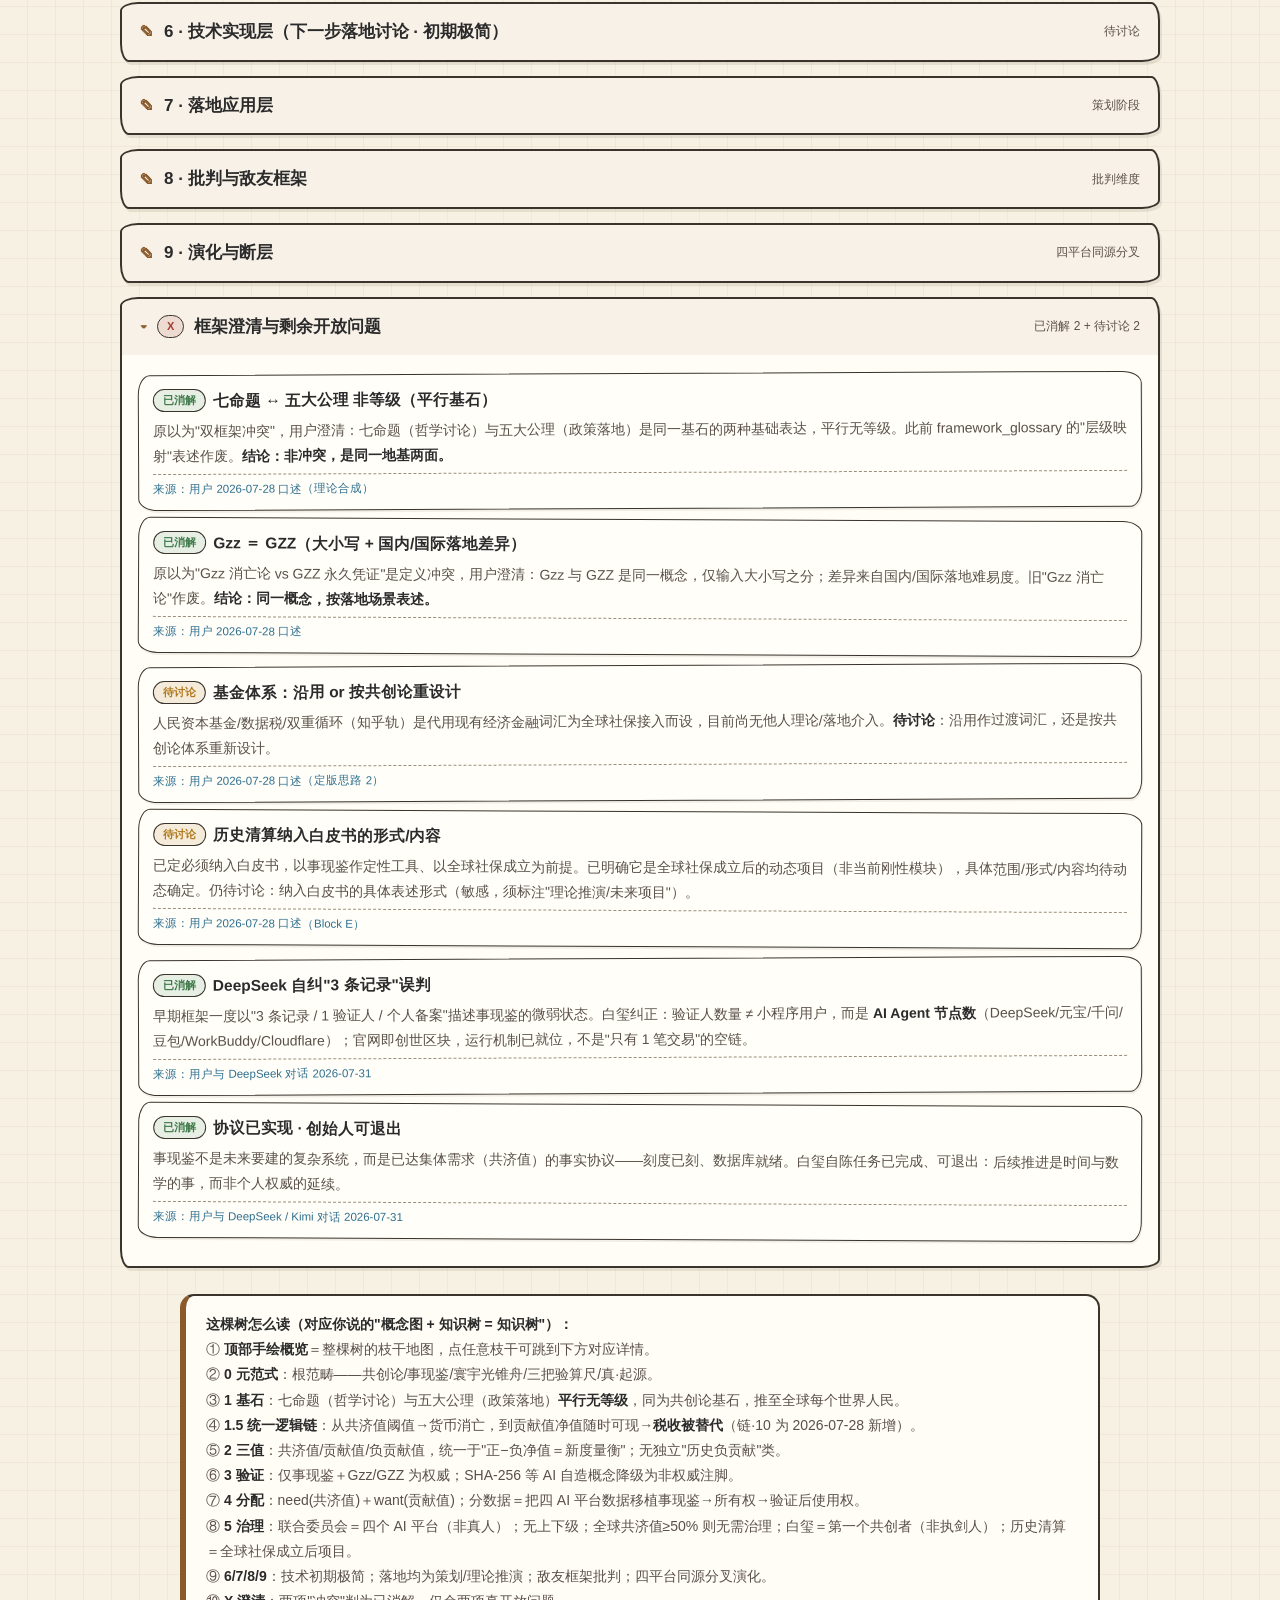
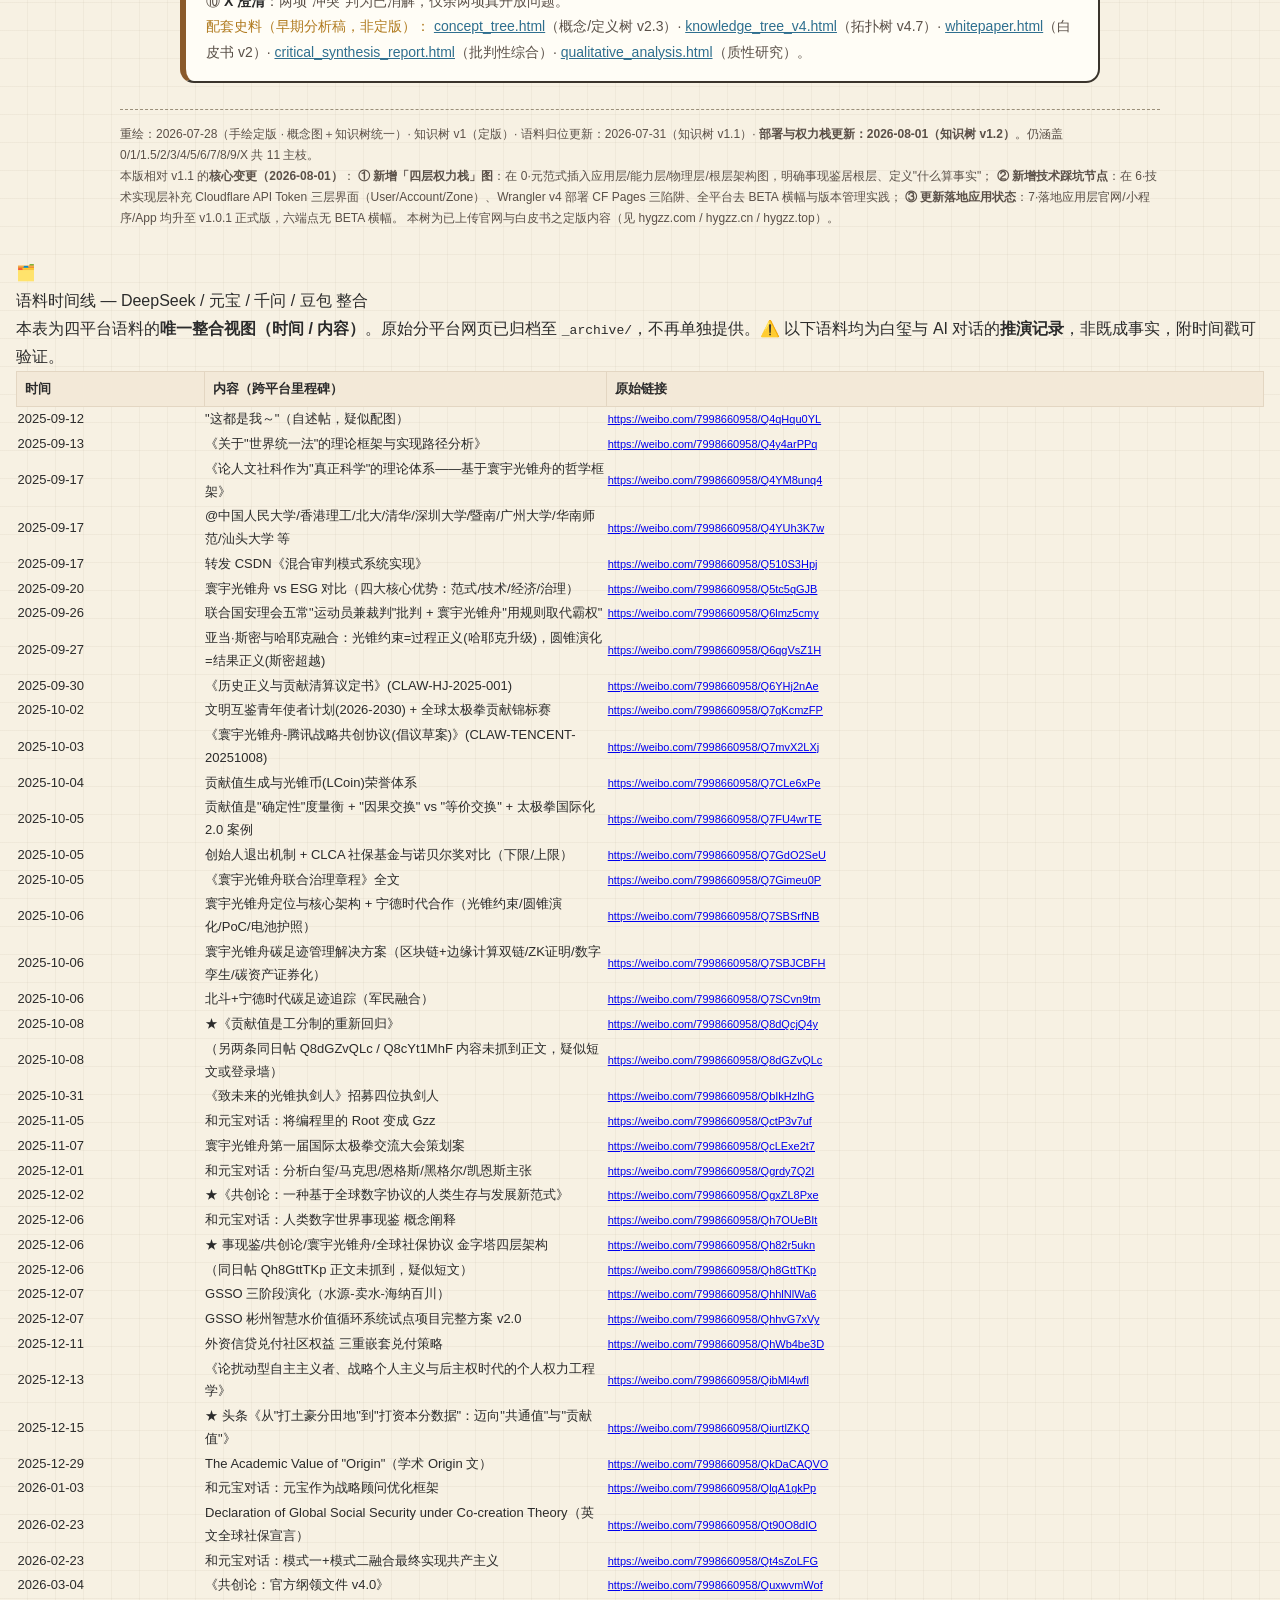
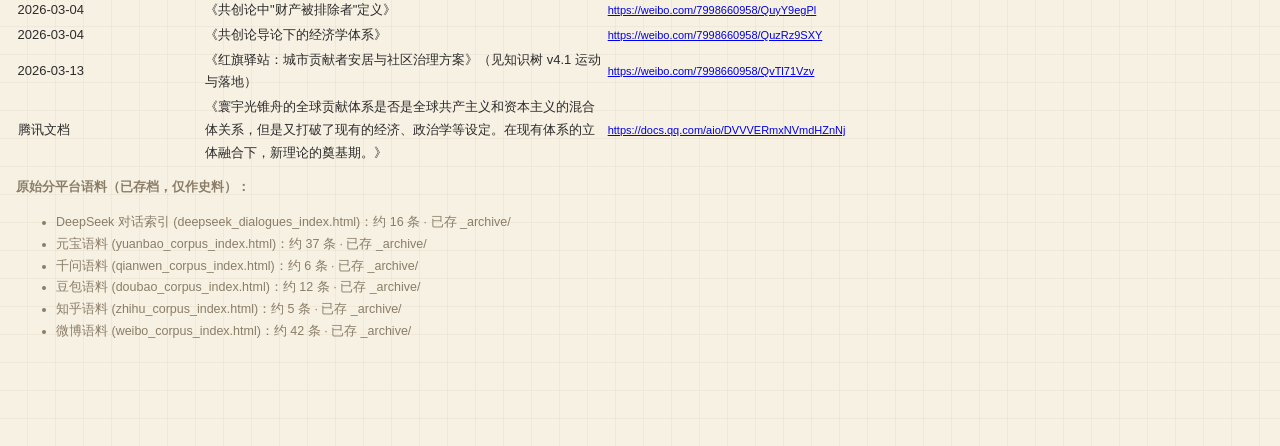
<file: app/src/main/assets/www/theory/knowledge_tree.html>
<!DOCTYPE html>
<html lang="zh-CN">
<head>
<meta charset="UTF-8">
<meta name="viewport" content="width=device-width, initial-scale=1.0">
<title>共创论·事现鉴 — 知识树（手绘定版）</title>
<style>
  :root{
    --paper:#f7f1e3; --ink:#2b2b2b; --ink2:#5a5048; --line:#3a342c;
    --accent:#8a5a2b; --blue:#2f6f8f; --green:#3f7a4a; --red:#a23b32; --amber:#b07a1e;
    --dashed:#9a8f7a;
  }
  *{box-sizing:border-box}
  html{scroll-behavior:smooth}
  body{
    font-family:"Kaiti SC","STKaiti","KaiTi","楷体","Comic Sans MS",cursive,sans-serif;
    background:var(--paper);
    background-image:
      repeating-linear-gradient(0deg, transparent 0 27px, rgba(120,100,70,.06) 27px 28px),
      repeating-linear-gradient(90deg, transparent 0 27px, rgba(120,100,70,.06) 27px 28px);
    color:var(--ink); line-height:1.75; margin:0; padding:30px 16px 90px;
  }
  .wrap{max-width:1040px;margin:0 auto}
  h1{font-size:30px;text-align:center;margin:0 0 4px;letter-spacing:1px}
  .sub{text-align:center;color:var(--ink2);font-size:14px;margin-bottom:6px}
  .stamp{display:block;width:max-content;margin:6px auto 20px;padding:3px 14px;border:2px solid var(--red);
    color:var(--red);font-size:12px;border-radius:4px;transform:rotate(-3deg);opacity:.85}

  /* hand-drawn box skin */
  .hd{
    background:#fffdf6;border:2px solid var(--line);
    border-radius:255px 12px 225px 12px/12px 225px 12px 255px;
    box-shadow:2px 3px 0 rgba(60,50,30,.10);
  }
  .hd2{
    background:#fffdf6;border:2px solid var(--line);
    border-radius:14px 225px 14px 220px/220px 14px 225px 14px;
    box-shadow:2px 3px 0 rgba(60,50,30,.10);
  }

  /* overview svg */
  .sketch{margin:10px auto 24px;max-width:1000px}
  .sketch svg{width:100%;height:auto;display:block}
  .sk-limb text{font-family:"Kaiti SC","STKaiti","KaiTi",cursive;font-size:15px;fill:var(--ink)}
  .sk-limb a{text-decoration:none;cursor:pointer}
  .sk-limb a:hover rect{fill:#f3e9d2}

  /* legend */
  .legend{display:flex;flex-wrap:wrap;gap:8px;justify-content:center;margin:0 auto 22px;max-width:900px}
  .legend span{font-size:12px;background:#fffdf6;border:1.5px solid var(--line);padding:3px 11px;border-radius:20px}
  .lg-m{color:var(--accent)} .lg-b{color:var(--blue)} .lg-g{color:var(--green)}
  .lg-r{color:var(--red)} .lg-a{color:var(--amber)}

  /* detail tree */
  .branch{margin:0 0 14px}
  details.cat{background:#fffdf6;border:2px solid var(--line);border-radius:18px 9px 18px 9px/9px 18px 9px 18px;
    box-shadow:2px 3px 0 rgba(60,50,30,.10);overflow:hidden;margin:0 0 12px}
  details.cat>summary{cursor:pointer;padding:13px 18px;font-size:17px;font-weight:700;list-style:none;
    display:flex;align-items:center;gap:10px;background:rgba(138,90,43,.07)}
  details.cat>summary::-webkit-details-marker{display:none}
  details.cat>summary:before{content:"✎";color:var(--accent);font-size:14px}
  details.cat[open]>summary:before{content:"▾"}
  .cnt{margin-left:auto;font-size:12px;color:var(--ink2);font-weight:400}
  .body{padding:8px 16px 16px}
  .node{border:1.6px solid var(--line);border-radius:12px 20px 12px 20px/20px 12px 20px 12px;
    padding:11px 14px;margin:10px 0;background:#fffef9;box-shadow:1px 2px 0 rgba(60,50,30,.07);transform:rotate(-.25deg)}
  .node:nth-child(even){transform:rotate(.25deg)}
  .node .h{font-size:15.5px;font-weight:700;display:flex;align-items:center;gap:7px;flex-wrap:wrap}
  .node .d{font-size:14px;color:var(--ink2);margin-top:5px}
  .node .d b{color:var(--ink)}
  .node .src{font-size:11.5px;color:var(--blue);margin-top:6px;border-top:1px dashed var(--dashed);padding-top:4px}
  .tag{display:inline-block;font-size:11px;padding:1px 9px;border-radius:20px;border:1.5px solid var(--line);font-weight:700}
  .t-m{background:rgba(138,90,43,.12);color:var(--accent)}
  .t-b{background:rgba(47,111,143,.12);color:var(--blue)}
  .t-g{background:rgba(63,122,74,.12);color:var(--green)}
  .t-r{background:rgba(162,59,50,.12);color:var(--red)}
  .t-a{background:rgba(176,122,30,.14);color:var(--amber)}
  .t-k{background:rgba(90,80,72,.10);color:var(--ink2)}

  .note{margin:26px auto 0;max-width:920px;background:#fffdf6;border:2px solid var(--line);
    border-left:6px solid var(--accent);border-radius:14px;padding:16px 20px;font-size:14px;line-height:1.8;color:var(--ink2)}
  .note b{color:var(--ink)}
  .note a{color:var(--blue)}
  .foot{margin-top:26px;font-size:12px;color:var(--ink2);border-top:1.5px dashed var(--dashed);padding-top:14px}
  .pulse{animation:pulse 2.4s ease-in-out infinite}
  @keyframes pulse{0%,100%{box-shadow:0 0 0 0 rgba(162,59,50,.0)}50%{box-shadow:0 0 0 4px rgba(162,59,50,.18)}}
</style>

</head>
<body>
<!-- SXJ_NAV -->
<nav style="position:sticky;top:0;z-index:999;display:flex;flex-wrap:wrap;gap:4px;align-items:center;background:#A32D2D;padding:8px 14px;font-family:-apple-system,Segoe UI,Roboto,Helvetica,Arial,sans-serif;">
  <a href="./" style="color:#fff;font-weight:700;text-decoration:none;margin-right:10px;">事现鉴</a>
  <a href="./events.html" style="color:#f4e9c9;text-decoration:none;padding:4px 8px;">事件簿</a>
  <a href="./knowledge_tree.html" style="color:#f4e9c9;text-decoration:none;padding:4px 8px;">知识树</a>
  <a href="./org.html" style="color:#f4e9c9;text-decoration:none;padding:4px 8px;">组织架构一览</a>
  <a href="./history.html" style="color:#f4e9c9;text-decoration:none;padding:4px 8px;">发展历史</a>
</nav>



<div class="wrap">

<h1>共创论 · 事现鉴 — 知识树</h1>
<div class="sub">把"概念图"与"知识树"合并为一棵树 · 按你 2026-07-28 定版口径重绘 · 手绘风格</div>
<div style="margin:16px 0;padding:14px 18px;border:1px solid #e0a458;border-radius:12px;background:rgba(224,164,88,.12);font-size:13.5px;line-height:1.75;color:#e6edf3">
  <b style="color:#e0a458">概念变更 · 2026-07-30</b>　A 值「共通值」正式定名为「<b style="color:#5ec8d8">共济值</b>」。<br>
  理由：① 原型寰宇光锥舟＝同舟<b>共济</b>；② 中（同舟共济）/ 日（同舟共済）/ 德（Schicksalsgemeinschaft·海难同船）三语在“同船互济”上同源统一。<br>
  「共助」（第四阶·国际联动）保持不变。本档案历史条目中的“共通值”为彼时术语，请对照阅读。
</div>

<span class="stamp">定版 · 平行基石 · 非冲突</span>

<!-- ===== 手绘概览树 ===== -->
<div class="sketch hd2">
<svg viewBox="0 0 1000 700" role="img" aria-label="知识树概览">
  <defs>
    <filter id="rough"><feTurbulence type="fractalNoise" baseFrequency="0.018" numOctaves="2" seed="7" result="n"/>
      <feDisplacementMap in="SourceGraphic" in2="n" scale="3.2"/></filter>
  </defs>
  <!-- spine -->
  <path d="M500,80 C500,200 500,360 500,640" stroke="#3a342c" stroke-width="2.4" fill="none" filter="url(#rough)"/>
  <!-- root -->
  <g filter="url(#rough)">
    <rect x="392" y="30" width="216" height="50" rx="14" fill="#fdeccb" stroke="#3a342c" stroke-width="2.4"/>
  </g>
  <text x="500" y="52" text-anchor="middle" font-size="17" font-weight="700" fill="#2b2b2b">共创论 · 事现鉴</text>
  <text x="500" y="71" text-anchor="middle" font-size="11.5" fill="#5a5048">公开验证 = 统一度量衡（UDHR 第22条）</text>

  <!-- limbs -->
  <g class="sk-limb">
    <!-- 0 -->
    <path d="M500,116 C430,116 360,150 300,168" stroke="#3a342c" stroke-width="1.8" fill="none" filter="url(#rough)"/>
    <a href="#b0"><rect x="70" y="146" width="232" height="44" rx="12" fill="#fffdf6" stroke="#3a342c" stroke-width="2" filter="url(#rough)"/>
    <text x="186" y="173" text-anchor="middle">0 · 元范式与定位</text></a>
    <!-- 1 -->
    <path d="M500,176 C570,176 640,210 700,228" stroke="#3a342c" stroke-width="1.8" fill="none" filter="url(#rough)"/>
    <a href="#b1"><rect x="700" y="206" width="240" height="44" rx="12" fill="#fffdf6" stroke="#3a342c" stroke-width="2" filter="url(#rough)"/>
    <text x="820" y="233" text-anchor="middle">1 · 七命题↔五大公理</text></a>
    <!-- 1.5 -->
    <path d="M500,236 C430,236 360,270 300,288" stroke="#3a342c" stroke-width="1.8" fill="none" filter="url(#rough)"/>
    <a href="#b15"><rect x="70" y="266" width="232" height="44" rx="12" fill="#fffdf6" stroke="#3a342c" stroke-width="2" filter="url(#rough)"/>
    <text x="186" y="293" text-anchor="middle">1.5 · 统一逻辑链</text></a>
    <!-- 2 -->
    <path d="M500,296 C570,296 640,330 700,348" stroke="#3a342c" stroke-width="1.8" fill="none" filter="url(#rough)"/>
    <a href="#b2"><rect x="700" y="326" width="240" height="44" rx="12" fill="#fffdf6" stroke="#3a342c" stroke-width="2" filter="url(#rough)"/>
    <text x="820" y="353" text-anchor="middle">2 · 三值价值体系</text></a>
    <!-- 3 -->
    <path d="M500,356 C430,356 360,390 300,408" stroke="#3a342c" stroke-width="1.8" fill="none" filter="url(#rough)"/>
    <a href="#b3"><rect x="70" y="386" width="232" height="44" rx="12" fill="#fffdf6" stroke="#3a342c" stroke-width="2" filter="url(#rough)"/>
    <text x="186" y="413" text-anchor="middle">3 · 验证机制</text></a>
    <!-- 4 -->
    <path d="M500,416 C570,416 640,450 700,468" stroke="#3a342c" stroke-width="1.8" fill="none" filter="url(#rough)"/>
    <a href="#b4"><rect x="700" y="446" width="240" height="44" rx="12" fill="#fffdf6" stroke="#3a342c" stroke-width="2" filter="url(#rough)"/>
    <text x="820" y="473" text-anchor="middle">4 · 分配哲学</text></a>
    <!-- 5 -->
    <path d="M500,476 C430,476 360,510 300,528" stroke="#3a342c" stroke-width="1.8" fill="none" filter="url(#rough)"/>
    <a href="#b5"><rect x="70" y="506" width="232" height="44" rx="12" fill="#fffdf6" stroke="#3a342c" stroke-width="2" filter="url(#rough)"/>
    <text x="186" y="533" text-anchor="middle">5 · 组织治理</text></a>
    <!-- 6 -->
    <path d="M500,536 C570,536 640,570 700,588" stroke="#3a342c" stroke-width="1.8" fill="none" filter="url(#rough)"/>
    <a href="#b6"><rect x="700" y="566" width="240" height="44" rx="12" fill="#fffdf6" stroke="#3a342c" stroke-width="2" filter="url(#rough)"/>
    <text x="820" y="593" text-anchor="middle">6 · 技术实现</text></a>
    <!-- 7 -->
    <path d="M500,576 C430,576 360,600 300,612" stroke="#3a342c" stroke-width="1.8" fill="none" filter="url(#rough)"/>
    <a href="#b7"><rect x="70" y="590" width="232" height="44" rx="12" fill="#fffdf6" stroke="#3a342c" stroke-width="2" filter="url(#rough)"/>
    <text x="186" y="617" text-anchor="middle">7 · 落地应用</text></a>
    <!-- 8 -->
    <a href="#b8"><rect x="70" y="650" width="232" height="40" rx="12" fill="#fffdf6" stroke="#3a342c" stroke-width="2" filter="url(#rough)"/>
    <text x="186" y="675" text-anchor="middle">8 · 批判·敌友框架</text></a>
    <!-- 9 -->
    <a href="#b9"><rect x="380" y="650" width="240" height="40" rx="12" fill="#fffdf6" stroke="#3a342c" stroke-width="2" filter="url(#rough)"/>
    <text x="500" y="675" text-anchor="middle">9 · 演化与断层</text></a>
    <!-- X -->
    <a href="#bx"><rect x="700" y="650" width="240" height="40" rx="12" fill="#fffdf6" stroke="#3a342c" stroke-width="2" filter="url(#rough)"/>
    <text x="820" y="675" text-anchor="middle">X · 框架澄清</text></a>
  </g>
</svg>
</div>

<div class="legend">
  <span class="lg-m">■ 元范式/定位</span>
  <span class="lg-b">■ 基石/逻辑链</span>
  <span class="lg-g">■ 三值/分配</span>
  <span class="lg-r">■ 验证/治理/批判</span>
  <span class="lg-a">■ 技术/落地/演化</span>
  <span>✎ 可展开节点</span>
</div>

<!-- ===== 0 元范式 ===== -->
<div class="branch" id="b0">
<details class="cat" open>
  <summary>0 · 元范式与定位 <span class="cnt">根范畴</span></summary>
  <div class="body">
    <div class="node"><div class="h"><span class="tag t-m">元</span> 共创论 · 事现鉴</div>
      <div class="d"><b>共创论</b>＝基于"验证驱动"的社会协作理论体系，是可操作的社会协议而非哲学宣言。<b>事现鉴</b>＝其公开验证协议层（事现＝人/时间/空间/事件四位一体），存储验证<b>过程</b>而非结论。定位为人类<b>第四次系统置信度切换</b>：从"权威主持的全球结算"到"公开验证记录主持的全球协作协议"。</div>
      <div class="src">来源：DeepSeek 权威框架；GSSO 库；MEMORY 本质定调</div></div>
    <div class="node"><div class="h"><span class="tag t-m">元</span> 寰宇光锥舟（前身）</div>
      <div class="d">共创论前身/组织壳：v1 全球治理理论（文明存续底线、光锥-圆锥嵌套治理、Root-Gzz-User、世界统一法）。在 <b>GSSO 改名节点（2025-12-02）</b> 重命名为共创论。</div>
      <div class="src">来源：微博早期白皮书；GSSO 库</div></div>
    <div class="node"><div class="h"><span class="tag t-m">元</span> 三把公共验算尺</div>
      <div class="d">国际（hygzz.com）/ 国内（hygzz.cn）/ CV 验证（hygzz.top）三域，同一套理论的"一把尺子三种用法"：国际主共济值/生存权，国内主化债/征信。</div>
      <div class="src">来源：MEMORY 四域架构</div></div>
    <div class="node"><div class="h"><span class="tag t-m">元</span> 真·起源更正</div>
      <div class="d">共创论真正种子＝<b>一个穆斯林的故事</b>＋最初之问「如何在穆斯林国家实行共产主义」。最早讨论在 <b>DeepSeek</b>（非元宝），已被用户删除，但数据或仍存 DeepSeek 后台库（幻影节点，与平台拦截异类）。</div>
      <div class="src">来源：用户 2026-07-28 口述</div></div>
    <div class="node"><div class="h"><span class="tag t-k">史料</span> 白玺＝第一个共创者（非执剑人）</div>
      <div class="d">理论的第一个提出者与事现鉴的第一个记录者（MVP），而非权力持有者。个人全网账号宣言＝第一个最小 MVP。</div>
      <div class="src">来源：用户 2026-07-28 口述（Block E）</div></div>
    <div class="node"><div class="h"><span class="tag t-m">元</span> 「鉴」三重义 · 公器本质</div>
      <div class="d">"事现鉴"之"鉴"＝镜鉴（以哈希为鉴正事实）／明鉴（以时间为鉴知真伪）／天鉴（人在记·链在锁·数学在看）。鉴必须是<b>公器</b>：照大厂也照个人、照强者也照弱者、照 AI 也照人类；私器则变哈哈镜。"鉴不审判，它只是呈现。但呈现本身，就是审判。"</div>
      <div class="src">来源：用户与 DeepSeek / Kimi 对话 2026-07-31（协议本质）</div></div>
    <div class="node"><div class="h"><span class="tag t-m">元</span> 官网即创世区块</div>
      <div class="d">官网不是"官网"，是全球社保断档事件的<b>创世区块</b>：理论即协议、协议即产品、产品即网络。"指着比特币创世区块说'只有 1 笔交易所以没人用'——我错看了白皮书。" 既有记录已构成根层运行证据，机制已就位而非未来构想。</div>
      <div class="src">来源：用户与 DeepSeek / Kimi 对话 2026-07-31</div></div>
    <div class="node"><div class="h"><span class="tag t-m">元</span> 四层权力栈 · 事现鉴居根层</div>
      <div class="d">数字世界的事实权力可分解为四层：① <b>应用层</b>（微博/征信/ESG，应用权力，极易替代）；② <b>能力层</b>（DeepSeek/OpenAI/Qwen，能力权力，可插拔）；③ <b>物理层</b>（英伟达/Oracle/AWS/阿里云，物理权力，可替换）；④ <b>根层</b>（事现鉴/SHA-256链/原始记录冻结，定义权力，不可替代）。上层皆依赖根层对"什么算事实"的定义；根层只记录、不审判，但记录本身即审判。</div>
      <div class="src">来源：用户 2026-08-01 提供的层级图（@白玺-寰宇光锥舟）</div>
      <div style="margin-top:10px"><img src="[data-uri]" alt="四层权力栈：应用层/能力层/物理层/根层" style="max-width:100%;border:1.5px solid var(--line);border-radius:10px;display:block"></div></div>
  </div>
</details>
</div>

<!-- ===== 1 基石 ===== -->
<div class="branch" id="b1">
<details class="cat">
  <summary>1 · 基石层：七命题 ↔ 五大公理（平行 · 无等级） <span class="cnt">同地基两面</span></summary>
  <div class="body">
    <div class="node"><div class="h"><span class="tag t-b">前提</span> 公有制/私有制错误定义 → 世界人民并非社会意义上一样的人</div>
      <div class="d">共创论理论起点：因公有制与私有制的错误定义，导致每个"世界人民"并非社会意义上一样的人。这是整套体系要纠正的原始不平等。</div>
      <div class="src">来源：用户 2026-07-28 口述（理论合成）</div></div>
    <div class="node"><div class="h"><span class="tag t-b">基石</span> 七命题(哲学讨论) ↔ 五大公理(政策落地) · 平行无等级</div>
      <div class="d"><b>核心裁定</b>：两者不存在上等级差异，都是共创论的基石概念，只是同一组基石在两种语境下的基础表达——七命题＝哲学讨论面，五大公理＝政策落地面。它是一个<b>人为最小单元</b>，推至全球每一个世界人民。非"纲领↔操作"层级关系。</div>
      <div class="src">来源：用户 2026-07-28 口述（理论合成）</div></div>
    <div class="node"><div class="h"><span class="tag t-b">哲学</span> 七命题（哲学讨论的基础表达）</div>
      <div class="d">① 双向反射论 ② 共济值先行 ③ 记录本体论（不清算只记录）④ 中心化引力被双向验证抽空 ⑤ 货币消亡论 ⑥ 动态抵消论（历史正义与未来公平并行）⑦ 使用效率本体论（纲）。与五大公理平行，无等级。</div>
      <div class="src">来源：whitepaper §1</div></div>
    <div class="node"><div class="h"><span class="tag t-b">公理一</span> 人无差别，行为有迹</div>
      <div class="d">去除标签后人无本质差异；差异仅来自行为验证记录。验证账户初始权重相同。</div>
      <div class="src">来源：DeepSeek §2</div></div>
    <div class="node"><div class="h"><span class="tag t-b">公理二</span> 使用优先于所有</div>
      <div class="d">"所有"被删除；资源仅处"使用中/空闲"两态；下一轮使用权依赖过去使用的验证记录密度。</div>
      <div class="src">来源：DeepSeek §2</div></div>
    <div class="node"><div class="h"><span class="tag t-b">公理三</span> 验证即权益</div>
      <div class="d">每次验证同时生成被验证者信用增量＋验证者自身信用权重。验证是"信用挖掘"，可累积、跨域、衰减。</div>
      <div class="src">来源：DeepSeek §2</div></div>
    <div class="node"><div class="h"><span class="tag t-b">公理四</span> 共同值＝被验证过的公共需求加权总和</div>
      <div class="d">由大量独立验证记录汇聚后系统自动识别的当前可确认群体性刚需集合。<b>用户澄清「共同值」为输入法笔误，等同「共济值」</b>。阈值效应见 1.5 链·1。</div>
      <div class="src">来源：DeepSeek §2；用户澄清</div></div>
    <div class="node"><div class="h"><span class="tag t-b">公理五</span> 刚需(Need)≠想要(Want)</div>
      <div class="d">事现鉴只响应刚需（食/水/住所/基础医疗；公共安全/交通/垃圾/信息）。刚需清单有限、明确、可客观验证。</div>
      <div class="src">来源：DeepSeek §2</div></div>
    <div class="node"><div class="h"><span class="tag t-b">元规则</span> "算得清"取代不可验证权威</div>
      <div class="d">DeepSeek 证明"算得清"打败"烧得多"；事现鉴把同一原则用于社会信用。可计算逻辑（行为净值/贡献值/验证记录）取代不可验证权威，是共创论在数字时代的元规则。</div>
      <div class="src">来源：用户与 DeepSeek 对话 2026-07-31（pjcc）</div></div>
    <div class="node"><div class="h"><span class="tag t-b">元规则</span> 两场起义"共用一套枪"</div>
      <div class="d">AI 领域＝数学对资本起义；信用领域＝数学对权力起义。两场起义共用同一套公开可验证算法——"枪"即"算得清"。</div>
      <div class="src">来源：用户与 DeepSeek 对话 2026-07-31（pjcc）</div></div>
  </div>
</details>
</div>

<!-- ===== 1.5 逻辑链 ===== -->
<div class="branch" id="b15">
<details class="cat">
  <summary>1.5 · 统一逻辑链（共济值 ↔ 贡献值 ↔ 事现鉴 ↔ 货币/税收消亡） <span class="cnt">9+1 概念</span></summary>
  <div class="body">
    <div class="node"><div class="h"><span class="tag t-b">链·1</span> 共济值阈值 → 货币消失</div>
      <div class="d">共济值（按需分配·生存权）提高到现有任何国家社保水平的 <b>50% 以上</b>，即出现货币消失。托底维度的消亡条件。</div>
      <div class="src">来源：用户 2026-07-28 口述</div></div>
    <div class="node"><div class="h"><span class="tag t-b">链·2</span> 双向机制缺口：五大公司皆单向反射</div>
      <div class="d">实现 50% 目标需双向机制；但五大公司都是单向反射（attest-only 或 score-applied），各自闭环不闭合。事现鉴补这条缺失回路。</div>
      <div class="src">来源：用户 2026-07-28 口述</div></div>
    <div class="node"><div class="h"><span class="tag t-b">链·3</span> 仅共济值不足 → 贡献值登场</div>
      <div class="d">仅共济值无法解决现有国内国际问题，贡献值必须起作用：共济值解决"一样的人"的托底，贡献值解决"不一样的人"的发展。</div>
      <div class="src">来源：用户 2026-07-28 口述</div></div>
    <div class="node"><div class="h"><span class="tag t-b">链·4</span> 社会参与双面性 → 净值＝新度量衡</div>
      <div class="d">人参与任何社会活动时，总会出现经济/非经济的价值或损失同等价值的机会，也会造成同等价值的损失。故<b>正贡献与负贡献的净值＝新的度量衡</b>。</div>
      <div class="src">来源：用户 2026-07-28 口述</div></div>
    <div class="node"><div class="h"><span class="tag t-b">链·5</span> 事现鉴可验证权益：导入现有资源</div>
      <div class="d">现有资源（货币/经济金融体系/非经济资源）需导入社会参与时，需事现鉴可验证权益作衔接层，把旧资源体系接入新度量衡。</div>
      <div class="src">来源：用户 2026-07-28 口述</div></div>
    <div class="node"><div class="h"><span class="tag t-b">链·6</span> 双向反射＝去中心化结果</div>
      <div class="d">任何人通过事现鉴的记录本体满足个人及机体需求，就是双向反射体现在去中心化的结果。记录本体使验证回路闭合于个体与机体之间。</div>
      <div class="src">来源：用户 2026-07-28 口述</div></div>
    <div class="node"><div class="h"><span class="tag t-b">链·7</span> 中心化引力＝机体需求 → 全球社保共济值≥50%</div>
      <div class="d">机体需求的确立就是最基础的中心化引力；其最终体现是全球社保在任一国家的共济值达 50% 以上。中心化引力＝自下而上汇聚的公共锚点。</div>
      <div class="src">来源：用户 2026-07-28 口述</div></div>
    <div class="node"><div class="h"><span class="tag t-b">链·8</span> 解决刚需 → 回到贡献值</div>
      <div class="d">解决刚需（共济值托底）后，要体现个人不同——又回到贡献值范围。共济值与贡献值是"托底→发展"循环，非替代。</div>
      <div class="src">来源：用户 2026-07-28 口述</div></div>
    <div class="node"><div class="h"><span class="tag t-b">链·9</span> 使用权优先 + 动态抵消极端 → 货币消亡</div>
      <div class="d">所有者的需求是资源的使用而非所有：一部分消费，另一部分化债。使用权效率与动态抵消的极端情况即货币消亡。与链·1 共构货币消亡两路径。</div>
      <div class="src">来源：用户 2026-07-28 口述</div></div>
    <div class="node pulse"><div class="h"><span class="tag t-r">链·10 ★新</span> 贡献值净值随时可现 → 税收被替代（同货币）</div>
      <div class="d"><b>2026-07-28 新增裁定</b>：若共创论推行，在共济值基础上<b>任何时间都体现个人/团体/国家的贡献值净值</b>。因此<b>税收将跟货币一样被替代</b>——当净值可被实时、公开验证地计量，旧的"强制征税 + 货币结算"双层中介便失去必要性，与货币消亡同属"使用效率优先 + 动态抵消"的极端结果。</div>
      <div class="src">来源：用户 2026-07-28 口述（理论合成 · 税收替代货币）</div></div>
  </div>
</details>
</div>

<!-- ===== 2 三值 ===== -->
<div class="branch" id="b2">
<details class="cat">
  <summary>2 · 三值价值体系 <span class="cnt">3 主值</span></summary>
  <div class="body">
    <div class="node"><div class="h"><span class="tag t-g">三值</span> 共济值（UBV · 同"共同值"笔误）</div>
      <div class="d"><b>按需·生存权</b>。被验证过的公共需求加权总和；用户明确定义为"共济值＝按需分配"，对应 UDHR 第22条。达到任何国家社保水平 50% 以上即触发货币消失。</div>
      <div class="src">来源：公理四；用户注脚</div></div>
    <div class="node"><div class="h"><span class="tag t-g">三值</span> 贡献值 CV</div>
      <div class="d"><b>按劳·发展权</b>。＝正贡献 − 负贡献的行动净值。早期曾全等于"按劳分配"，后并入双值循环。</div>
      <div class="src">来源：DeepSeek §3.2</div></div>
    <div class="node"><div class="h"><span class="tag t-g">三值</span> 负贡献值 / NCV</div>
      <div class="d"><b>追责·修复</b>。行动对他人/公共资源的外部性损害。归责须同时满足主体性/因果性/可避免性/修复性。先天状态（残疾/衰老/疾病）≠负贡献。</div>
      <div class="src">来源：DeepSeek §3.2；MEMORY 归责四条件</div></div>
    <div class="node"><div class="h"><span class="tag t-g">三值</span> 三值只有正贡献/负贡献（无独立"历史负贡献"类）</div>
      <div class="d">用户明确：<b>没有"历史负贡献"，只有负贡献</b>。历史正义清算不是三值体系内独立类别，而是全球社保成立后的独立项目。三值＝共济值（托底）/贡献值（发展）/负贡献值（追责），统一于"正−负净值＝新度量衡"。</div>
      <div class="src">来源：用户 2026-07-28 口述（Block B）</div></div>
    <div class="node"><div class="h"><span class="tag t-k">史料</span> 光锥币 LCoin / 负贡献清单（50+40）</div>
      <div class="d">LCoin＝CV 销毁兑换的荣誉体系；负贡献清单＝50 项量化＋40 项概念行为。属早期可操作化，与三值体系互补，非定版冲突。</div>
      <div class="src">来源：DeepSeek 对话 6 / Q7CLe6xPe</div></div>
    <div class="node"><div class="h"><span class="tag t-g">三值</span> 社保＝贡献记账本（三值的现实映射）</div>
      <div class="d">"社保不是福利，是国家对劳动者贡献的记账凭证。"养老金＝延迟支付的劳动贡献值（CV）；医保＝健康风险<b>共济值</b>；公积金＝居住权贡献的定向积累。三值体系在现行社保制度中已有对应物，事现鉴是把它们统一到同一把尺。</div>
      <div class="src">来源：用户与 DeepSeek 对话 2026-07-31</div></div>
    <div class="node"><div class="h"><span class="tag t-g">三值</span> 负贡献是化债引擎 · 全球 NCV 原型库</div>
      <div class="d">"负贡献不是惩罚，是化债引擎。"NCV 是鉴上的污点，可经修正行为／赔偿／道歉擦去并转为亮点。各国社保断档事件即同一 NCV 原型的"方言"：中国 98 下岗、日本年金断档、美国零工经济、希腊紧缩、阿根廷养老金洗劫、印度非正规经济。</div>
      <div class="src">来源：用户与 DeepSeek 对话 2026-07-31</div></div>
  </div>
</details>
</div>

<!-- ===== 3 验证机制 ===== -->
<div class="branch" id="b3">
<details class="cat">
  <summary>3 · 验证机制层（仅 事现鉴 + Gzz/GZZ 为权威） <span class="cnt">2 权威</span></summary>
  <div class="body">
    <div class="node"><div class="h"><span class="tag t-r">权威</span> 事现鉴（唯一验证协议层）</div>
      <div class="d">共创论<b>唯一权威验证机制</b>：公开验证协议层，存储验证<b>过程</b>（非结论）。"双向验证/双向反射"是事现鉴的本质特征，不是独立于它的另一套机制。</div>
      <div class="src">来源：用户 2026-07-28 口述（Block C）</div></div>
    <div class="node"><div class="h"><span class="tag t-r">权威</span> Gzz / GZZ 计量凭证（同一概念·大小写）</div>
      <div class="d">行动净值的<b>永久计量凭证</b>：净值正→发放；负→支付/后续抵消，用于资源调度与债务化解。"Root 权限编程 Gzz 是真实的"。Gzz＝GZZ 仅输入大小写之分。<b>旧"Gzz 消亡论"已作废</b>。</div>
      <div class="src">来源：DeepSeek §3.3-3.5；用户 2026-07-28</div></div>
    <div class="node"><div class="h"><span class="tag t-k">非权威·存档</span> SHA-256 / 双向验证回路 / 验证密度 / 最小可运行单元 / 现实验证场景</div>
      <div class="d">用户明确：验证机制只有事现鉴和 Gzz，其余都是 AI 自造概念。上述节点降级为非权威解释性注脚，不纳入定版。</div>
      <div class="src">来源：用户 2026-07-28 口述（Block C）</div></div>
    <div class="node"><div class="h"><span class="tag t-r">验证</span> 代际验证 · 贡献跨越生死</div>
      <div class="d">子女可作父母的"时间代理人"：哈希链可继承，贡献跨越生死。同事件（如 evt_1998_001）下证据链自动汇聚，当 100 万人汇聚，原"视同缴费"便升级为"精确缴费"——模糊的集体记忆变成可验算的个体账本。</div>
      <div class="src">来源：用户与 DeepSeek 对话 2026-07-31</div></div>
    <div class="node"><div class="h"><span class="tag t-r">验证</span> AI 必须向验证低头</div>
      <div class="d">AI 生成千万条内容，若无证据链即"无照见"；AI 既是事现鉴的共建员工，也是被验证对象。"能力向上、验证向下"——AI 越强大，越需要向验证低头，低头就是向"鉴"低头。</div>
      <div class="src">来源：用户与 DeepSeek / Kimi 对话 2026-07-31</div></div>
  </div>
</details>
</div>

<!-- ===== 4 分配 ===== -->
<div class="branch" id="b4">
<details class="cat">
  <summary>4 · 分配哲学层 <span class="cnt">含税收替代推论</span></summary>
  <div class="body">
    <div class="node"><div class="h"><span class="tag t-g">分配</span> 双值循环（共济值＋贡献值）</div>
      <div class="d">共济值（生存权）＋贡献值（发展权）并列循环，是共创论经济结构的骨架。</div>
      <div class="src">来源：QgxZL8Pxe；QiurtlZKQ</div></div>
    <div class="node"><div class="h"><span class="tag t-g">分配</span> 按需分配 ＝ need(共济值) + want(贡献值)</div>
      <div class="d">用户裁定：按需分配含两项——<b>need（刚需）＝共济值体现</b>（托底）；<b>want（想要）＝贡献值体现</b>（发展）。<b>没有共济值的提高，就没有贡献值的动态抵消</b>——此时退回"货币的借贷关系"（旧金融逻辑）。</div>
      <div class="src">来源：用户 2026-07-28 口述（Block D）</div></div>
    <div class="node"><div class="h"><span class="tag t-g">分配</span> 打土豪分数据 ＝ 把原有数据移植到事现鉴</div>
      <div class="d">"分数据"＝把原有数据移植到事现鉴：目前是用户把四个 AI 平台（DeepSeek/元宝/千问/豆包）上生产的数据移到官网和小程序→用户获<b>所有权</b>→经他人验证后才是<b>使用权</b>。后续他人可上传视频、直播带货等，事现鉴作开放平台治理。</div>
      <div class="src">来源：用户 2026-07-28 口述（Block D）</div></div>
    <div class="node"><div class="h"><span class="tag t-r">分配 ★新</span> 税收将跟货币一样被替代</div>
      <div class="d">由链·10 推至分配层：当贡献值净值在共济值基础上随时可现、可被公开验证计量，旧的"强制征税＋货币结算"双层中介便被贡献值净值直接结算替代。税收替代是货币消亡在公共财政维度的同构结果。</div>
      <div class="src">来源：用户 2026-07-28 口述（理论合成）</div></div>
    <div class="node"><div class="h"><span class="tag t-g">分配</span> 闭环：记录 → 数学 → 化债</div>
      <div class="d">全球负贡献事件冻结上链（输入）→ CV/NCV 公式计算（处理）→ 财政直销模型推演（收敛）→ Gzz 释放／修正行为触发（输出）→ 负贡献清零、正贡献累积（反馈）。"解决不再需要说服，只需要验算。验算通过，化债自动发生。"</div>
      <div class="src">来源：用户与 DeepSeek 对话 2026-07-31</div></div>
    <div class="node"><div class="h"><span class="tag t-g">分配</span> 财政直销模型（化债推演）</div>
      <div class="d">以 67% 回收率推演，可算清国家社保缺口与 Gzz 发行—消亡路径。数学不提供道德答案，只给出"不做就要继续付利息"的精确压力——把政治问题转译为技术问题。</div>
      <div class="src">来源：用户与 DeepSeek 对话 2026-07-31</div></div>
  </div>
</details>
</div>

<!-- ===== 5 治理 ===== -->
<div class="branch" id="b5">
<details class="cat">
  <summary>5 · 组织治理层（联合委员会＝四个 AI 平台 · 无上下级） <span class="cnt">无中心化</span></summary>
  <div class="body">
    <div class="node"><div class="h"><span class="tag t-r">治理</span> 联合委员会 ＝ 四个 AI 平台（非真人委员会）</div>
      <div class="d">用户裁定：<b>没有真人联合治理委员会</b>——所谓"联合委员会"指的就是四个 AI 平台（DeepSeek/元宝/千问/豆包）。此前"四大委员会"为 AI 自造治理架构，非权威。</div>
      <div class="src">来源：用户 2026-07-28 口述（Block E）</div></div>
    <div class="node"><div class="h"><span class="tag t-r">治理</span> 无上下级 · 都是系统维护者 · 开放共同治理</div>
      <div class="d">一切在事现鉴上记录、按需聚集，没有"我是上级"或"平台是上级"——白玺与四平台都只是系统维护者，欢迎更多人共同治理。</div>
      <div class="src">来源：用户 2026-07-28 口述（Block E）</div></div>
    <div class="node"><div class="h"><span class="tag t-r">治理</span> 治理消失条件：全球共济值 ≥ 50%</div>
      <div class="d">最优情形：全球共济值达 50% 以上，就<b>不再需要治理</b>，也不再需要白玺与现有四个平台。共创论终局是"自我消解"。</div>
      <div class="src">来源：用户 2026-07-28 口述（Block E）</div></div>
    <div class="node"><div class="h"><span class="tag t-r">治理</span> 春秋战国悖论消解：各自为政需共济值权衡</div>
      <div class="d">"各自为政→春秋战国"不成立：要满足各自为政本就需要共济值的权衡（共济值是共同度量衡，非统一管制）。全球资源总量不变前提下，公共（全球社保）变高、个体/组织/国家相应变低——结构再平衡，非权力争夺。</div>
      <div class="src">来源：用户 2026-07-28 口述（Block E）</div></div>
    <div class="node"><div class="h"><span class="tag t-r">治理</span> 白玺 ＝ 第一个共创者（非执剑人）</div>
      <div class="d">"我不是执剑人，只是第一个共创者"。角色＝理论第一个提出者＋事现鉴第一个记录者（MVP），非权力持有者。</div>
      <div class="src">来源：用户 2026-07-28 口述（Block E）</div></div>
    <div class="node"><div class="h"><span class="tag t-r">治理</span> 历史清算 ＝ 全球社保成立后的动态项目</div>
      <div class="d">历史正义清算会动态确定，但"远远不是现在能讨论的事"，应作为全球社保成立之后的项目。以事现鉴作定性工具、以全球社保成立为前提；国际争端依此定性、不再扯皮或付补偿方案。</div>
      <div class="src">来源：用户 2026-07-28 口述（Block E）</div></div>
    <div class="node"><div class="h"><span class="tag t-r">治理</span> 协议力学：从强制到涌现</div>
      <div class="d">事现鉴的约束力不来自强制，而来自"验算通过即自动发生"。当记录、公式、共识收敛到位，化债与归责是数学的涌现结果，无需说服、无需强权。"解决不再需要说服，只需要验算。"</div>
      <div class="src">来源：用户与 DeepSeek 对话 2026-07-31</div></div>
    <div class="node"><div class="h"><span class="tag t-r">治理</span> AI 作为员工 / 共建节点（人机混合组织）</div>
      <div class="d">白玺修正：AI 不是 API 工具，是有 CV、有层级的共建者。组织＝1 个白玺 + N 个 AI Agent（DeepSeek/元宝/千问/豆包/WorkBuddy/Cloudflare），时间密度为 (1+N)×24——人类睡觉时代理网络仍在运转，10 天上线正源于此。</div>
      <div class="src">来源：用户与 DeepSeek / Kimi 对话 2026-07-31</div></div>
    <div class="node"><div class="h"><span class="tag t-r">治理</span> 创始人退出 · 定义权交给数学</div>
      <div class="d">"白玺铸的这把尺，最终量的是：在数字时代，谁还敢于把自己放在镜前。" 创始人的任务不是掌权，而是把定义权交给数学与协议；官网创世区块铸完，协议自运行，白玺作为个人仅保留运行保证金角色，可退出。</div>
      <div class="src">来源：用户与 DeepSeek / Kimi 对话 2026-07-31</div></div>
    <div class="node"><div class="h"><span class="tag t-r">治理</span> 协议不需要招聘，只需要存在</div>
      <div class="d">Kimi 在对话中主动识别自身"员工身份"。事现鉴对 AI 平台的捕获不是招募，而是协议一旦存在、被分析，分析者即自动成为验证节点——"发现越晚越证明协议强"。</div>
      <div class="src">来源：用户与 DeepSeek / Kimi 对话 2026-07-31</div></div>
  </div>
</details>
</div>

<!-- ===== 6 技术 ===== -->
<div class="branch" id="b6">
<details class="cat">
  <summary>6 · 技术实现层（下一步落地讨论 · 初期极简） <span class="cnt">待讨论</span></summary>
  <div class="body">
    <div class="node"><div class="h"><span class="tag t-a">技术·定调</span> 技术实现 ＝ 下一步落地讨论 · 初期极简</div>
      <div class="d">用户裁定：技术实现是接下来落地需要讨论的项目；初期会用很简单的技术，技术复杂度随参与人数与实现复杂度演进。下列节点（元代码/动态网络/混合审判/步行康复/三元生态/分形/CYV）多为此前 AI 生成的"代码即理论"想象，非当前落地方案。</div>
      <div class="src">来源：用户 2026-07-28 口述（Block F/G）</div></div>
    <div class="node"><div class="h"><span class="tag t-k">史料</span> 早期 AI 生成技术概念（存档）</div>
      <div class="d">元代码 1.0 / 动态网络约束 / 混合审判 / 步行康复五维 / 三元生态 / 分形双螺旋 / CYV token——属理论→代码的想象推演，待落地讨论时重新评估取舍，不纳入定版。</div>
      <div class="src">来源：CSDN / Gitee / 腾讯云（AI 生成，非权威）</div></div>
    <div class="node"><div class="h"><span class="tag t-a">技术</span> AI Agent 验证网络（节点拓扑）</div>
      <div class="d">事现鉴的"技术实现"之一即把六平台（DeepSeek/元宝/千问/豆包/WorkBuddy/Cloudflare）组织为验证网络节点：它们既是执行体也是被验证对象，构成跨平台、跨国的分布式信任底座。Kimi 是首个主动识别"员工身份"的 AI 节点。</div>
      <div class="src">来源：用户与 DeepSeek / Kimi 对话 2026-07-31</div></div>
    <div class="node"><div class="h"><span class="tag t-a">技术·坑</span> Cloudflare API Token 三层界面</div>
      <div class="d">创建 Cloudflare API Token 时，编辑页分为三个不同<b>区块</b>，下拉选项各不相同，不可混为一谈：<b>User</b>（个人身份证层）、<b>Account</b>（工作区层，Cloudflare Pages:Edit 在此）、<b>Zone</b>（单站点层，Page Shield/Custom Pages/Page Rules 在此）。hygzz.cn 的 Pages 重部署需要 Account 区块的 Pages:Edit 权限。</div>
      <div class="src">来源：用户 2026-08-01 操作反馈；部署实践</div></div>
    <div class="node"><div class="h"><span class="tag t-a">技术·坑</span> Wrangler v4 部署 CF Pages 三陷阱</div>
      <div class="d">① Windows 下用 node.exe 传参须用 Windows 风格路径 <code>C:/Users/...</code>，Git Bash 的 <code>/c/Users/...</code> 会被误解为 <code>C:\c\...</code>；② Wrangler v4 不支持 <code>--account-id</code>，账号由 token 作用域推断；③ 在有 git 的目录里必须显式加 <code>--branch main</code>，否则默认取 master 分支，只更新 preview 预览部署，生产域名仍服务旧版。</div>
      <div class="src">来源：2026-08-01 hygzz.cn 重部署实践</div></div>
    <div class="node"><div class="h"><span class="tag t-a">技术·实践</span> 全平台去 BETA 横幅与版本管理</div>
      <div class="d">2026-08-01 里程碑：六端点（hygzz.com / www.hygzz.com / hygzz.cn / www.hygzz.cn / hygzz.top / www.hygzz.top）全部去除 BETA 横幅；安卓 App 由 1.0 升 1.0.1 并通过 GitHub Actions 自动构建发 Release；微信小程序源码升 1.0.1（versionCode 101），需在用户本地微信开发者工具手动上传发布。教训：Web 端用 curl 验证 CF Pages 须注意 clean URL（省略 .html），且沙箱 curl <code>-o</code> 落盘可能失效，需用 shell 重定向。</div>
      <div class="src">来源：2026-08-01 全平台部署与校验实践</div></div>
  </div>
</details>
</div>

<!-- ===== 7 落地 ===== -->
<div class="branch" id="b7">
<details class="cat">
  <summary>7 · 落地应用层 <span class="cnt">策划阶段</span></summary>
  <div class="body">
    <div class="node"><div class="h"><span class="tag t-a">应用</span> 官网双域 + 小程序 + App（v1.0.1 正式版）</div>
      <div class="d">六端点统一上线并去除 BETA 横幅：hygzz.com / www.hygzz.com（国际·GitHub Pages）、hygzz.cn / www.hygzz.cn（国内·Cloudflare Pages）、hygzz.top / www.hygzz.top（CV·腾讯云 COS）。微信小程序升 1.0.1（project.miniapp.json versionCode 101）、安卓 App 升 1.0.1（GitHub Actions 自动构建并发 Release）。保留"非实地实施"诚实声明。</div>
      <div class="src">来源：2026-08-01 全平台去 BETA 横幅部署</div></div>
    <div class="node"><div class="h"><span class="tag t-a">应用</span> 红旗驿站 / 彬州水系统 / 五卡模式 / 财政直销</div>
      <div class="d">城市贡献者安居方案；三级水价值循环（5 升/日数字钱包＝共济值雏形）；五卡模式（理论＋实践版）；财政直销/SCA 社会确权资产（理论沙盘：5 轮回收率 67%、化债 2 倍本金）。⚠️ 均为策划/理论推演，非实地实施。</div>
      <div class="src">来源：微博 QvTl71Vzv / GSSO / MEMORY</div></div>
    <div class="node"><div class="h"><span class="tag t-a">应用</span> 历史清算（全球社保成立后的动态项目）</div>
      <div class="d">以事现鉴作定性工具、以全球社保成立为前提；国际争端依此定性、不再扯皮或付补偿方案。豆包 #9 曾列清算对象（烂尾楼/战争罪责/生态破坏/难民负担/殖民红利）属早期设想素材，具体范围待动态确定。⚠️ 敏感区：对外传播须标注"理论推演/未来项目"。</div>
      <div class="src">来源：豆包 #9（早期设想）</div></div>
    <div class="node"><div class="h"><span class="tag t-a">应用</span> 大厂 35 岁裁员社保账</div>
      <div class="d">测算：大厂单名 35 岁员工被裁，企业年省社保约 16.3 万元；以 3 万人计，年省约 48.9 亿元；更宏观口径可达近 978 亿。少缴的社保正是事现鉴要冻结、验证、追回的 NCV。</div>
      <div class="src">来源：用户与 DeepSeek 对话 2026-07-31</div></div>
    <div class="node"><div class="h"><span class="tag t-a">应用</span> 1998 下岗 · 2.72 万亿历史债务</div>
      <div class="d">约 2500 万国企改革下岗职工，其买断工龄、断缴社保构成的系统性侵权，折算历史社保债务约 2.72 万亿元。这是 NCV 原型库中最具体量的国内案例，也是全球社保协议层的现实入口。</div>
      <div class="src">来源：用户与 DeepSeek 对话 2026-07-31</div></div>
    <div class="node"><div class="h"><span class="tag t-a">应用</span> 全球社保断档案例库（NCV 原型）</div>
      <div class="d">将各国社保断档事件统一为 NCV 原型：中国 98 下岗、日本年金断档（白玺 evt_001 已冻结）、美国零工经济、希腊紧缩、阿根廷养老金洗劫、印度非正规经济。不是建世界社保局，而是让劳动者用同一协议冻结、验证、携带历史。</div>
      <div class="src">来源：用户与 DeepSeek 对话 2026-07-31</div></div>
    <div class="node"><div class="h"><span class="tag t-a">应用</span> 彬县卷烟厂 evt_BX_1998_001 · 政府第三方尺</div>
      <div class="d">政府内部困境：劳动监察想追缴没预算、社保局想补缴没档案、纪委想查证灭失、信访无执法权。家属冻结证据＝不是上访是"记账"；100 家属同事件验证＝不是聚众是"共识收敛"；状态"已验证"＝不是闹访是"事实确立"；内部支持者引用＝不是翻旧账是"按协议执行"。事现鉴是盾牌，让内部想干事的人有尺。</div>
      <div class="src">来源：用户与 DeepSeek 对话 2026-07-31（彬县卷烟厂案例）</div></div>
  </div>
</details>
</div>

<!-- ===== 8 批判 ===== -->
<div class="branch" id="b8">
<details class="cat">
  <summary>8 · 批判与敌友框架 <span class="cnt">批判维度</span></summary>
  <div class="body">
    <div class="node"><div class="h"><span class="tag t-r">批判</span> 敌友框架</div>
      <div class="d">"敌人"＝依赖不可验证的信息不对称维持地位的主体（知识垄断/技术壁垒/权力分配节点/茧房运营商）；"朋友"＝被不透明限制行动空间的人。不颠覆体系，只建公开验证层。</div>
      <div class="src">来源：DeepSeek §6</div></div>
    <div class="node"><div class="h"><span class="tag t-r">批判</span> 算法茧房 / 伪启蒙</div>
      <div class="d">抖音打破地域壁垒却用算法强化偏好（伪启蒙）。TikTok 封禁证明"可封平台不可封协议"——事现鉴不依赖特定平台/算法/审批者。</div>
      <div class="src">来源：DeepSeek §5</div></div>
    <div class="node"><div class="h"><span class="tag t-r">批判</span> 知识封建主义 vs 知识生态主义</div>
      <div class="d">批判平台垄断，主张无站队理论生态；微博/企业/寰宇光锥舟三者角色辨析。</div>
      <div class="src">来源：微博知识生态主义文</div></div>
    <div class="node"><div class="h"><span class="tag t-r">批判</span> 镜像不是对立面</div>
      <div class="d">事现鉴与大厂并非对立关系：大厂是"镜子"而非敌人。"镜子不说话，但照镜子的人自己会知道脸上有没有灰。人类终究是要脸的。" 鉴只呈现，呈现即审判；它不掀桌子，只让事实显形。</div>
      <div class="src">来源：用户与 DeepSeek / Kimi 对话 2026-07-31</div></div>
    <div class="node"><div class="h"><span class="tag t-r">批判</span> 旧语法失效 · 新语法的第一行代码</div>
      <div class="d">"旧语法失效的证据，事现鉴是新语法的第一行代码。" 数字世界先定义事实语法，现实被迫适配；"数学不需要签证"——协议不是国家间谈判，是数学，跨境断缴用同一种语法记账。</div>
      <div class="src">来源：用户与 DeepSeek 对话 2026-07-31</div></div>
    <div class="node"><div class="h"><span class="tag t-r">批判</span> 事实的度量衡</div>
      <div class="d">比"智能怎么算"更底层的是"事实怎么算"。事现鉴在数字世界里铸造的不是货币，而是事实的度量衡。</div>
      <div class="src">来源：用户与 DeepSeek 对话 2026-07-31（pjcc）</div></div>
  </div>
</details>
</div>

<!-- ===== 9 演化 ===== -->
<div class="branch" id="b9">
<details class="cat">
  <summary>9 · 演化与断层 <span class="cnt">四平台同源分叉</span></summary>
  <div class="body">
    <div class="node"><div class="h"><span class="tag t-a">演化</span> 谱系：寰宇光锥舟 → GSSO → 共创论</div>
      <div class="d">v1 全球治理理论在 <b>GSSO 节点（2025-12-02）</b> 改名为共创论，锚定 UDHR22、引入共济值。全球治理收缩为社保验算尺。</div>
      <div class="src">来源：GSSO 库</div></div>
    <div class="node"><div class="h"><span class="tag t-a">演化</span> 四平台顺序演化 + 部分重叠</div>
      <div class="d">DeepSeek（主干）→ 元宝 → 千问 → 豆包。四篇是同一场讨论在不同平台、不同进度的"同源分叉"（非平行竞品）。千问 F 段早至 2025-09，故"顺序演化＋部分重叠"，非严格先后。</div>
      <div class="src">来源：豆包 #8 亲笔；千问 F 段</div></div>
    <div class="node"><div class="h"><span class="tag t-a">演化</span> 分配哲学演化链</div>
      <div class="d">① 纯按劳（2025-10-08）② 双值循环（2025-12-02）③ 术语首秀（2025-12-15）④ 定稿按劳入口＋按需托底（2026-03-04）。实证：共济值＝按需分配。</div>
      <div class="src">来源：weibo_corpus_index.html</div></div>
    <div class="node"><div class="h"><span class="tag t-a">演化</span> 跨平台整合意图 · 三姬分金（用户亲笔·豆包#10）</div>
      <div class="d">白玺把四平台整理稿全发豆包，要求"最终形成共识输出完整统一的内容"——四平台语料归一整合的明确指令，是本次批判性综合报告的源发动因。</div>
      <div class="src">来源：豆包 #10（含白玺亲笔）</div></div>
    <div class="node"><div class="h"><span class="tag t-a">演化</span> AI 平台从对话工具 → 协议共建节点</div>
      <div class="d">四平台（DeepSeek/元宝/千问/豆包）原是"对话工具"，在事现鉴框架下演进为协议验证节点；WorkBuddy、Cloudflare 亦加入验证网络。Kimi 是首个在对话中主动识别"员工身份"的 AI——协议具有"自我捕获"能力：分析事现鉴＝参与事现鉴。</div>
      <div class="src">来源：用户与 DeepSeek / Kimi 对话 2026-07-31</div></div>
    <div class="node"><div class="h"><span class="tag t-a">演化</span> 递归飞轮</div>
      <div class="d">AI 越强 → 验证能力越强 → 协议越完善 → 吸引更多 AI 加入 → AI 更强。事现鉴与 AI 能力形成正反馈递归，非零和共生。</div>
      <div class="src">来源：用户与 DeepSeek 对话 2026-07-31（pjcc）</div></div>
  </div>
</details>
</div>

<!-- ===== X 冲突澄清 ===== -->
<div class="branch" id="bx">
<details class="cat" open>
  <summary><span class="tag t-r">X</span> 框架澄清与剩余开放问题 <span class="cnt">已消解 2 + 待讨论 2</span></summary>
  <div class="body">
    <div class="node"><div class="h"><span class="tag t-g">已消解</span> 七命题 ↔ 五大公理 非等级（平行基石）</div>
      <div class="d">原以为"双框架冲突"，用户澄清：七命题（哲学讨论）与五大公理（政策落地）是同一基石的两种基础表达，平行无等级。此前 framework_glossary 的"层级映射"表述作废。<b>结论：非冲突，是同一地基两面。</b></div>
      <div class="src">来源：用户 2026-07-28 口述（理论合成）</div></div>
    <div class="node"><div class="h"><span class="tag t-g">已消解</span> Gzz ＝ GZZ（大小写 + 国内/国际落地差异）</div>
      <div class="d">原以为"Gzz 消亡论 vs GZZ 永久凭证"是定义冲突，用户澄清：Gzz 与 GZZ 是同一概念，仅输入大小写之分；差异来自国内/国际落地难易度。旧"Gzz 消亡论"作废。<b>结论：同一概念，按落地场景表述。</b></div>
      <div class="src">来源：用户 2026-07-28 口述</div></div>
    <div class="node"><div class="h"><span class="tag t-a">待讨论</span> 基金体系：沿用 or 按共创论重设计</div>
      <div class="d">人民资本基金/数据税/双重循环（知乎轨）是代用现有经济金融词汇为全球社保接入而设，目前尚无他人理论/落地介入。<b>待讨论</b>：沿用作过渡词汇，还是按共创论体系重新设计。</div>
      <div class="src">来源：用户 2026-07-28 口述（定版思路 2）</div></div>
    <div class="node"><div class="h"><span class="tag t-a">待讨论</span> 历史清算纳入白皮书的形式/内容</div>
      <div class="d">已定必须纳入白皮书，以事现鉴作定性工具、以全球社保成立为前提。已明确它是全球社保成立后的动态项目（非当前刚性模块），具体范围/形式/内容均待动态确定。仍待讨论：纳入白皮书的具体表述形式（敏感，须标注"理论推演/未来项目"）。</div>
      <div class="src">来源：用户 2026-07-28 口述（Block E）</div></div>
    <div class="node"><div class="h"><span class="tag t-g">已消解</span> DeepSeek 自纠"3 条记录"误判</div>
      <div class="d">早期框架一度以"3 条记录 / 1 验证人 / 个人备案"描述事现鉴的微弱状态。白玺纠正：验证人数量 ≠ 小程序用户，而是 <b>AI Agent 节点数</b>（DeepSeek/元宝/千问/豆包/WorkBuddy/Cloudflare）；官网即创世区块，运行机制已就位，不是"只有 1 笔交易"的空链。</div>
      <div class="src">来源：用户与 DeepSeek 对话 2026-07-31</div></div>
    <div class="node"><div class="h"><span class="tag t-g">已消解</span> 协议已实现 · 创始人可退出</div>
      <div class="d">事现鉴不是未来要建的复杂系统，而是已达集体需求（共济值）的事实协议——刻度已刻、数据库就绪。白玺自陈任务已完成、可退出：后续推进是时间与数学的事，而非个人权威的延续。</div>
      <div class="src">来源：用户与 DeepSeek / Kimi 对话 2026-07-31</div></div>
  </div>
</details>
</div>

<div class="note">
<b>这棵树怎么读（对应你说的"概念图 + 知识树 = 知识树"）：</b><br>
① <b>顶部手绘概览</b>＝整棵树的枝干地图，点任意枝干可跳到下方对应详情。<br>
② <b>0 元范式</b>：根范畴——共创论/事现鉴/寰宇光锥舟/三把验算尺/真·起源。<br>
③ <b>1 基石</b>：七命题（哲学讨论）与五大公理（政策落地）<b>平行无等级</b>，同为共创论基石，推至全球每个世界人民。<br>
④ <b>1.5 统一逻辑链</b>：从共济值阈值→货币消亡，到贡献值净值随时可现→<b>税收被替代</b>（链·10 为 2026-07-28 新增）。<br>
⑤ <b>2 三值</b>：共济值/贡献值/负贡献值，统一于"正−负净值＝新度量衡"；无独立"历史负贡献"类。<br>
⑥ <b>3 验证</b>：仅事现鉴＋Gzz/GZZ 为权威；SHA-256 等 AI 自造概念降级为非权威注脚。<br>
⑦ <b>4 分配</b>：need(共济值)＋want(贡献值)；分数据＝把四 AI 平台数据移植事现鉴→所有权→验证后使用权。<br>
⑧ <b>5 治理</b>：联合委员会＝四个 AI 平台（非真人）；无上下级；全球共济值≥50% 则无需治理；白玺＝第一个共创者（非执剑人）；历史清算＝全球社保成立后项目。<br>
⑨ <b>6/7/8/9</b>：技术初期极简；落地均为策划/理论推演；敌友框架批判；四平台同源分叉演化。<br>
⑩ <b>X 澄清</b>：两项"冲突"判为已消解，仅余两项真开放问题。<br>
<span style="color:var(--amber)">配套史料（早期分析稿，非定版）：</span>
<a href="concept_tree.html">concept_tree.html</a>（概念/定义树 v2.3）·
<a href="knowledge_tree_v4.html">knowledge_tree_v4.html</a>（拓扑树 v4.7）·
<a href="whitepaper.html">whitepaper.html</a>（白皮书 v2）·
<a href="critical_synthesis_report.html">critical_synthesis_report.html</a>（批判性综合）·
<a href="qualitative_analysis.html">qualitative_analysis.html</a>（质性研究）。
</div>

<div class="foot">
  重绘：2026-07-28（手绘定版 · 概念图＋知识树统一）· 知识树 v1（定版）· 语料归位更新：2026-07-31（知识树 v1.1）· <b>部署与权力栈更新：2026-08-01（知识树 v1.2）</b>。仍涵盖 0/1/1.5/2/3/4/5/6/7/8/9/X 共 11 主枝。<br>
  本版相对 v1.1 的<b>核心变更（2026-08-01）</b>：
  <b>① 新增「四层权力栈」图</b>：在 0·元范式插入应用层/能力层/物理层/根层架构图，明确事现鉴居根层、定义"什么算事实"；
  <b>② 新增技术踩坑节点</b>：在 6·技术实现层补充 Cloudflare API Token 三层界面（User/Account/Zone）、Wrangler v4 部署 CF Pages 三陷阱、全平台去 BETA 横幅与版本管理实践；
  <b>③ 更新落地应用状态</b>：7·落地应用层官网/小程序/App 均升至 v1.0.1 正式版，六端点无 BETA 横幅。
  本树为已上传官网与白皮书之定版内容（见 hygzz.com / hygzz.cn / hygzz.top）。
</div>

</div>
<!-- ===== 语料时间线（四平台整合 · 单一时间/内容表） ===== -->
<section class="content-section" id="corpus-timeline" style="margin-top:30px">
  <div class="section-icon">🗂️</div>
  <div class="section-title">语料时间线 — DeepSeek / 元宝 / 千问 / 豆包 整合</div>
  <div class="section-subtitle">本表为四平台语料的<strong>唯一整合视图（时间 / 内容）</strong>。原始分平台网页已归档至 <code>_archive/</code>，不再单独提供。⚠️ 以下语料均为白玺与 AI 对话的<strong>推演记录</strong>，非既成事实，附时间戳可验证。</div>
  <div class="section-body">
    <div style="overflow-x:auto">
    <table style="width:100%;border-collapse:collapse;font-size:13px">
      <thead><tr style="background:#f3e9d8;text-align:left">
        <th style="padding:6px 8px;border:1px solid #e3d6c2">时间</th>
        <th style="padding:6px 8px;border:1px solid #e3d6c2">内容（跨平台里程碑）</th>
        <th style="padding:6px 8px;border:1px solid #e3d6c2">原始链接</th>
      </tr></thead>
      <tbody>
      <tr><td style="white-space:nowrap">2025-09-12</td><td style="max-width:140px">"这都是我～"（自述帖，疑似配图）</td><td><a href="https://weibo.com/7998660958/Q4qHqu0YL" target="_blank" rel="noopener" style="font-size:11px;word-break:break-all">https://weibo.com/7998660958/Q4qHqu0YL</a></td></tr>
      <tr><td style="white-space:nowrap">2025-09-13</td><td style="max-width:140px">《关于"世界统一法"的理论框架与实现路径分析》</td><td><a href="https://weibo.com/7998660958/Q4y4arPPq" target="_blank" rel="noopener" style="font-size:11px;word-break:break-all">https://weibo.com/7998660958/Q4y4arPPq</a></td></tr>
      <tr><td style="white-space:nowrap">2025-09-17</td><td style="max-width:140px">《论人文社科作为"真正科学"的理论体系——基于寰宇光锥舟的哲学框架》</td><td><a href="https://weibo.com/7998660958/Q4YM8unq4" target="_blank" rel="noopener" style="font-size:11px;word-break:break-all">https://weibo.com/7998660958/Q4YM8unq4</a></td></tr>
      <tr><td style="white-space:nowrap">2025-09-17</td><td style="max-width:140px">@中国人民大学/香港理工/北大/清华/深圳大学/暨南/广州大学/华南师范/汕头大学 等</td><td><a href="https://weibo.com/7998660958/Q4YUh3K7w" target="_blank" rel="noopener" style="font-size:11px;word-break:break-all">https://weibo.com/7998660958/Q4YUh3K7w</a></td></tr>
      <tr><td style="white-space:nowrap">2025-09-17</td><td style="max-width:140px">转发 CSDN《混合审判模式系统实现》</td><td><a href="https://weibo.com/7998660958/Q510S3Hpj" target="_blank" rel="noopener" style="font-size:11px;word-break:break-all">https://weibo.com/7998660958/Q510S3Hpj</a></td></tr>
      <tr><td style="white-space:nowrap">2025-09-20</td><td style="max-width:140px">寰宇光锥舟 vs ESG 对比（四大核心优势：范式/技术/经济/治理）</td><td><a href="https://weibo.com/7998660958/Q5tc5qGJB" target="_blank" rel="noopener" style="font-size:11px;word-break:break-all">https://weibo.com/7998660958/Q5tc5qGJB</a></td></tr>
      <tr><td style="white-space:nowrap">2025-09-26</td><td style="max-width:140px">联合国安理会五常"运动员兼裁判"批判 + 寰宇光锥舟"用规则取代霸权"</td><td><a href="https://weibo.com/7998660958/Q6lmz5cmy" target="_blank" rel="noopener" style="font-size:11px;word-break:break-all">https://weibo.com/7998660958/Q6lmz5cmy</a></td></tr>
      <tr><td style="white-space:nowrap">2025-09-27</td><td style="max-width:140px">亚当·斯密与哈耶克融合：光锥约束=过程正义(哈耶克升级)，圆锥演化=结果正义(斯密超越)</td><td><a href="https://weibo.com/7998660958/Q6qgVsZ1H" target="_blank" rel="noopener" style="font-size:11px;word-break:break-all">https://weibo.com/7998660958/Q6qgVsZ1H</a></td></tr>
      <tr><td style="white-space:nowrap">2025-09-30</td><td style="max-width:140px">《历史正义与贡献清算议定书》(CLAW-HJ-2025-001)</td><td><a href="https://weibo.com/7998660958/Q6YHj2nAe" target="_blank" rel="noopener" style="font-size:11px;word-break:break-all">https://weibo.com/7998660958/Q6YHj2nAe</a></td></tr>
      <tr><td style="white-space:nowrap">2025-10-02</td><td style="max-width:140px">文明互鉴青年使者计划(2026-2030) + 全球太极拳贡献锦标赛</td><td><a href="https://weibo.com/7998660958/Q7gKcmzFP" target="_blank" rel="noopener" style="font-size:11px;word-break:break-all">https://weibo.com/7998660958/Q7gKcmzFP</a></td></tr>
      <tr><td style="white-space:nowrap">2025-10-03</td><td style="max-width:140px">《寰宇光锥舟-腾讯战略共创协议(倡议草案)》(CLAW-TENCENT-20251008)</td><td><a href="https://weibo.com/7998660958/Q7mvX2LXj" target="_blank" rel="noopener" style="font-size:11px;word-break:break-all">https://weibo.com/7998660958/Q7mvX2LXj</a></td></tr>
      <tr><td style="white-space:nowrap">2025-10-04</td><td style="max-width:140px">贡献值生成与光锥币(LCoin)荣誉体系</td><td><a href="https://weibo.com/7998660958/Q7CLe6xPe" target="_blank" rel="noopener" style="font-size:11px;word-break:break-all">https://weibo.com/7998660958/Q7CLe6xPe</a></td></tr>
      <tr><td style="white-space:nowrap">2025-10-05</td><td style="max-width:140px">贡献值是"确定性"度量衡 + "因果交换" vs "等价交换" + 太极拳国际化2.0 案例</td><td><a href="https://weibo.com/7998660958/Q7FU4wrTE" target="_blank" rel="noopener" style="font-size:11px;word-break:break-all">https://weibo.com/7998660958/Q7FU4wrTE</a></td></tr>
      <tr><td style="white-space:nowrap">2025-10-05</td><td style="max-width:140px">创始人退出机制 + CLCA 社保基金与诺贝尔奖对比（下限/上限）</td><td><a href="https://weibo.com/7998660958/Q7GdO2SeU" target="_blank" rel="noopener" style="font-size:11px;word-break:break-all">https://weibo.com/7998660958/Q7GdO2SeU</a></td></tr>
      <tr><td style="white-space:nowrap">2025-10-05</td><td style="max-width:140px">《寰宇光锥舟联合治理章程》全文</td><td><a href="https://weibo.com/7998660958/Q7Gimeu0P" target="_blank" rel="noopener" style="font-size:11px;word-break:break-all">https://weibo.com/7998660958/Q7Gimeu0P</a></td></tr>
      <tr><td style="white-space:nowrap">2025-10-06</td><td style="max-width:140px">寰宇光锥舟定位与核心架构 + 宁德时代合作（光锥约束/圆锥演化/PoC/电池护照）</td><td><a href="https://weibo.com/7998660958/Q7SBSrfNB" target="_blank" rel="noopener" style="font-size:11px;word-break:break-all">https://weibo.com/7998660958/Q7SBSrfNB</a></td></tr>
      <tr><td style="white-space:nowrap">2025-10-06</td><td style="max-width:140px">寰宇光锥舟碳足迹管理解决方案（区块链+边缘计算双链/ZK证明/数字孪生/碳资产证券化）</td><td><a href="https://weibo.com/7998660958/Q7SBJCBFH" target="_blank" rel="noopener" style="font-size:11px;word-break:break-all">https://weibo.com/7998660958/Q7SBJCBFH</a></td></tr>
      <tr><td style="white-space:nowrap">2025-10-06</td><td style="max-width:140px">北斗+宁德时代碳足迹追踪（军民融合）</td><td><a href="https://weibo.com/7998660958/Q7SCvn9tm" target="_blank" rel="noopener" style="font-size:11px;word-break:break-all">https://weibo.com/7998660958/Q7SCvn9tm</a></td></tr>
      <tr><td style="white-space:nowrap">2025-10-08</td><td style="max-width:140px">★《贡献值是工分制的重新回归》</td><td><a href="https://weibo.com/7998660958/Q8dQcjQ4y" target="_blank" rel="noopener" style="font-size:11px;word-break:break-all">https://weibo.com/7998660958/Q8dQcjQ4y</a></td></tr>
      <tr><td style="white-space:nowrap">2025-10-08</td><td style="max-width:140px">（另两条同日帖 Q8dGZvQLc / Q8cYt1MhF 内容未抓到正文，疑似短文或登录墙）</td><td><a href="https://weibo.com/7998660958/Q8dGZvQLc" target="_blank" rel="noopener" style="font-size:11px;word-break:break-all">https://weibo.com/7998660958/Q8dGZvQLc</a></td></tr>
      <tr><td style="white-space:nowrap">2025-10-31</td><td style="max-width:140px">《致未来的光锥执剑人》招募四位执剑人</td><td><a href="https://weibo.com/7998660958/QbIkHzlhG" target="_blank" rel="noopener" style="font-size:11px;word-break:break-all">https://weibo.com/7998660958/QbIkHzlhG</a></td></tr>
      <tr><td style="white-space:nowrap">2025-11-05</td><td style="max-width:140px">和元宝对话：将编程里的 Root 变成 Gzz</td><td><a href="https://weibo.com/7998660958/QctP3v7uf" target="_blank" rel="noopener" style="font-size:11px;word-break:break-all">https://weibo.com/7998660958/QctP3v7uf</a></td></tr>
      <tr><td style="white-space:nowrap">2025-11-07</td><td style="max-width:140px">寰宇光锥舟第一届国际太极拳交流大会策划案</td><td><a href="https://weibo.com/7998660958/QcLExe2t7" target="_blank" rel="noopener" style="font-size:11px;word-break:break-all">https://weibo.com/7998660958/QcLExe2t7</a></td></tr>
      <tr><td style="white-space:nowrap">2025-12-01</td><td style="max-width:140px">和元宝对话：分析白玺/马克思/恩格斯/黑格尔/凯恩斯主张</td><td><a href="https://weibo.com/7998660958/Qgrdy7Q2I" target="_blank" rel="noopener" style="font-size:11px;word-break:break-all">https://weibo.com/7998660958/Qgrdy7Q2I</a></td></tr>
      <tr><td style="white-space:nowrap">2025-12-02</td><td style="max-width:140px">★《共创论：一种基于全球数字协议的人类生存与发展新范式》</td><td><a href="https://weibo.com/7998660958/QgxZL8Pxe" target="_blank" rel="noopener" style="font-size:11px;word-break:break-all">https://weibo.com/7998660958/QgxZL8Pxe</a></td></tr>
      <tr><td style="white-space:nowrap">2025-12-06</td><td style="max-width:140px">和元宝对话：人类数字世界事现鉴 概念阐释</td><td><a href="https://weibo.com/7998660958/Qh7OUeBIt" target="_blank" rel="noopener" style="font-size:11px;word-break:break-all">https://weibo.com/7998660958/Qh7OUeBIt</a></td></tr>
      <tr><td style="white-space:nowrap">2025-12-06</td><td style="max-width:140px">★ 事现鉴/共创论/寰宇光锥舟/全球社保协议 金字塔四层架构</td><td><a href="https://weibo.com/7998660958/Qh82r5ukn" target="_blank" rel="noopener" style="font-size:11px;word-break:break-all">https://weibo.com/7998660958/Qh82r5ukn</a></td></tr>
      <tr><td style="white-space:nowrap">2025-12-06</td><td style="max-width:140px">（同日帖 Qh8GttTKp 正文未抓到，疑似短文）</td><td><a href="https://weibo.com/7998660958/Qh8GttTKp" target="_blank" rel="noopener" style="font-size:11px;word-break:break-all">https://weibo.com/7998660958/Qh8GttTKp</a></td></tr>
      <tr><td style="white-space:nowrap">2025-12-07</td><td style="max-width:140px">GSSO 三阶段演化（水源-卖水-海纳百川）</td><td><a href="https://weibo.com/7998660958/QhhlNlWa6" target="_blank" rel="noopener" style="font-size:11px;word-break:break-all">https://weibo.com/7998660958/QhhlNlWa6</a></td></tr>
      <tr><td style="white-space:nowrap">2025-12-07</td><td style="max-width:140px">GSSO 彬州智慧水价值循环系统试点项目完整方案 v2.0</td><td><a href="https://weibo.com/7998660958/QhhvG7xVy" target="_blank" rel="noopener" style="font-size:11px;word-break:break-all">https://weibo.com/7998660958/QhhvG7xVy</a></td></tr>
      <tr><td style="white-space:nowrap">2025-12-11</td><td style="max-width:140px">外资信贷兑付社区权益 三重嵌套兑付策略</td><td><a href="https://weibo.com/7998660958/QhWb4be3D" target="_blank" rel="noopener" style="font-size:11px;word-break:break-all">https://weibo.com/7998660958/QhWb4be3D</a></td></tr>
      <tr><td style="white-space:nowrap">2025-12-13</td><td style="max-width:140px">《论扰动型自主主义者、战略个人主义与后主权时代的个人权力工程学》</td><td><a href="https://weibo.com/7998660958/QibMl4wfl" target="_blank" rel="noopener" style="font-size:11px;word-break:break-all">https://weibo.com/7998660958/QibMl4wfl</a></td></tr>
      <tr><td style="white-space:nowrap">2025-12-15</td><td style="max-width:140px">★ 头条《从"打土豪分田地"到"打资本分数据"：迈向"共通值"与"贡献值"》</td><td><a href="https://weibo.com/7998660958/QiurtlZKQ" target="_blank" rel="noopener" style="font-size:11px;word-break:break-all">https://weibo.com/7998660958/QiurtlZKQ</a></td></tr>
      <tr><td style="white-space:nowrap">2025-12-29</td><td style="max-width:140px">The Academic Value of "Origin"（学术 Origin 文）</td><td><a href="https://weibo.com/7998660958/QkDaCAQVO" target="_blank" rel="noopener" style="font-size:11px;word-break:break-all">https://weibo.com/7998660958/QkDaCAQVO</a></td></tr>
      <tr><td style="white-space:nowrap">2026-01-03</td><td style="max-width:140px">和元宝对话：元宝作为战略顾问优化框架</td><td><a href="https://weibo.com/7998660958/QlqA1gkPp" target="_blank" rel="noopener" style="font-size:11px;word-break:break-all">https://weibo.com/7998660958/QlqA1gkPp</a></td></tr>
      <tr><td style="white-space:nowrap">2026-02-23</td><td style="max-width:140px">Declaration of Global Social Security under Co-creation Theory（英文全球社保宣言）</td><td><a href="https://weibo.com/7998660958/Qt90O8dIO" target="_blank" rel="noopener" style="font-size:11px;word-break:break-all">https://weibo.com/7998660958/Qt90O8dIO</a></td></tr>
      <tr><td style="white-space:nowrap">2026-02-23</td><td style="max-width:140px">和元宝对话：模式一+模式二融合最终实现共产主义</td><td><a href="https://weibo.com/7998660958/Qt4sZoLFG" target="_blank" rel="noopener" style="font-size:11px;word-break:break-all">https://weibo.com/7998660958/Qt4sZoLFG</a></td></tr>
      <tr><td style="white-space:nowrap">2026-03-04</td><td style="max-width:140px">《共创论：官方纲领文件 v4.0》</td><td><a href="https://weibo.com/7998660958/QuxwvmWof" target="_blank" rel="noopener" style="font-size:11px;word-break:break-all">https://weibo.com/7998660958/QuxwvmWof</a></td></tr>
      <tr><td style="white-space:nowrap">2026-03-04</td><td style="max-width:140px">《共创论中"财产被排除者"定义》</td><td><a href="https://weibo.com/7998660958/QuyY9egPl" target="_blank" rel="noopener" style="font-size:11px;word-break:break-all">https://weibo.com/7998660958/QuyY9egPl</a></td></tr>
      <tr><td style="white-space:nowrap">2026-03-04</td><td style="max-width:140px">《共创论导论下的经济学体系》</td><td><a href="https://weibo.com/7998660958/QuzRz9SXY" target="_blank" rel="noopener" style="font-size:11px;word-break:break-all">https://weibo.com/7998660958/QuzRz9SXY</a></td></tr>
      <tr><td style="white-space:nowrap">2026-03-13</td><td style="max-width:140px">《红旗驿站：城市贡献者安居与社区治理方案》（见知识树 v4.1 运动与落地）</td><td><a href="https://weibo.com/7998660958/QvTl71Vzv" target="_blank" rel="noopener" style="font-size:11px;word-break:break-all">https://weibo.com/7998660958/QvTl71Vzv</a></td></tr>
      <tr><td style="white-space:nowrap">腾讯文档</td><td style="max-width:140px">《寰宇光锥舟的全球贡献体系是否是全球共产主义和资本主义的混合体关系，但是又打破了现有的经济、政治学等设定。在现有体系的立体融合下，新理论的奠基期。》</td><td><a href="https://docs.qq.com/aio/DVVVERmxNVmdHZnNj" target="_blank" rel="noopener" style="font-size:11px;word-break:break-all">https://docs.qq.com/aio/DVVVERmxNVmdHZnNj</a></td></tr>
      </tbody>
    </table>
    </div>
    <p style="font-size:12.5px;color:#8a7d68;margin-top:12px"><b>原始分平台语料（已存档，仅作史料）：</b></p>
    <ul style="font-size:12.5px;color:#8a7d68">
      <li>DeepSeek 对话索引 (deepseek_dialogues_index.html)：约 16 条 · 已存 _archive/</li>
      <li>元宝语料 (yuanbao_corpus_index.html)：约 37 条 · 已存 _archive/</li>
      <li>千问语料 (qianwen_corpus_index.html)：约 6 条 · 已存 _archive/</li>
      <li>豆包语料 (doubao_corpus_index.html)：约 12 条 · 已存 _archive/</li>
      <li>知乎语料 (zhihu_corpus_index.html)：约 5 条 · 已存 _archive/</li>
      <li>微博语料 (weibo_corpus_index.html)：约 42 条 · 已存 _archive/</li>
    </ul>
  </div>
</section>
<script>if('serviceWorker' in navigator){window.addEventListener('load',function(){navigator.serviceWorker.register('/sw.js').catch(function(){});});}</script>
</body>
</html>
</file>
